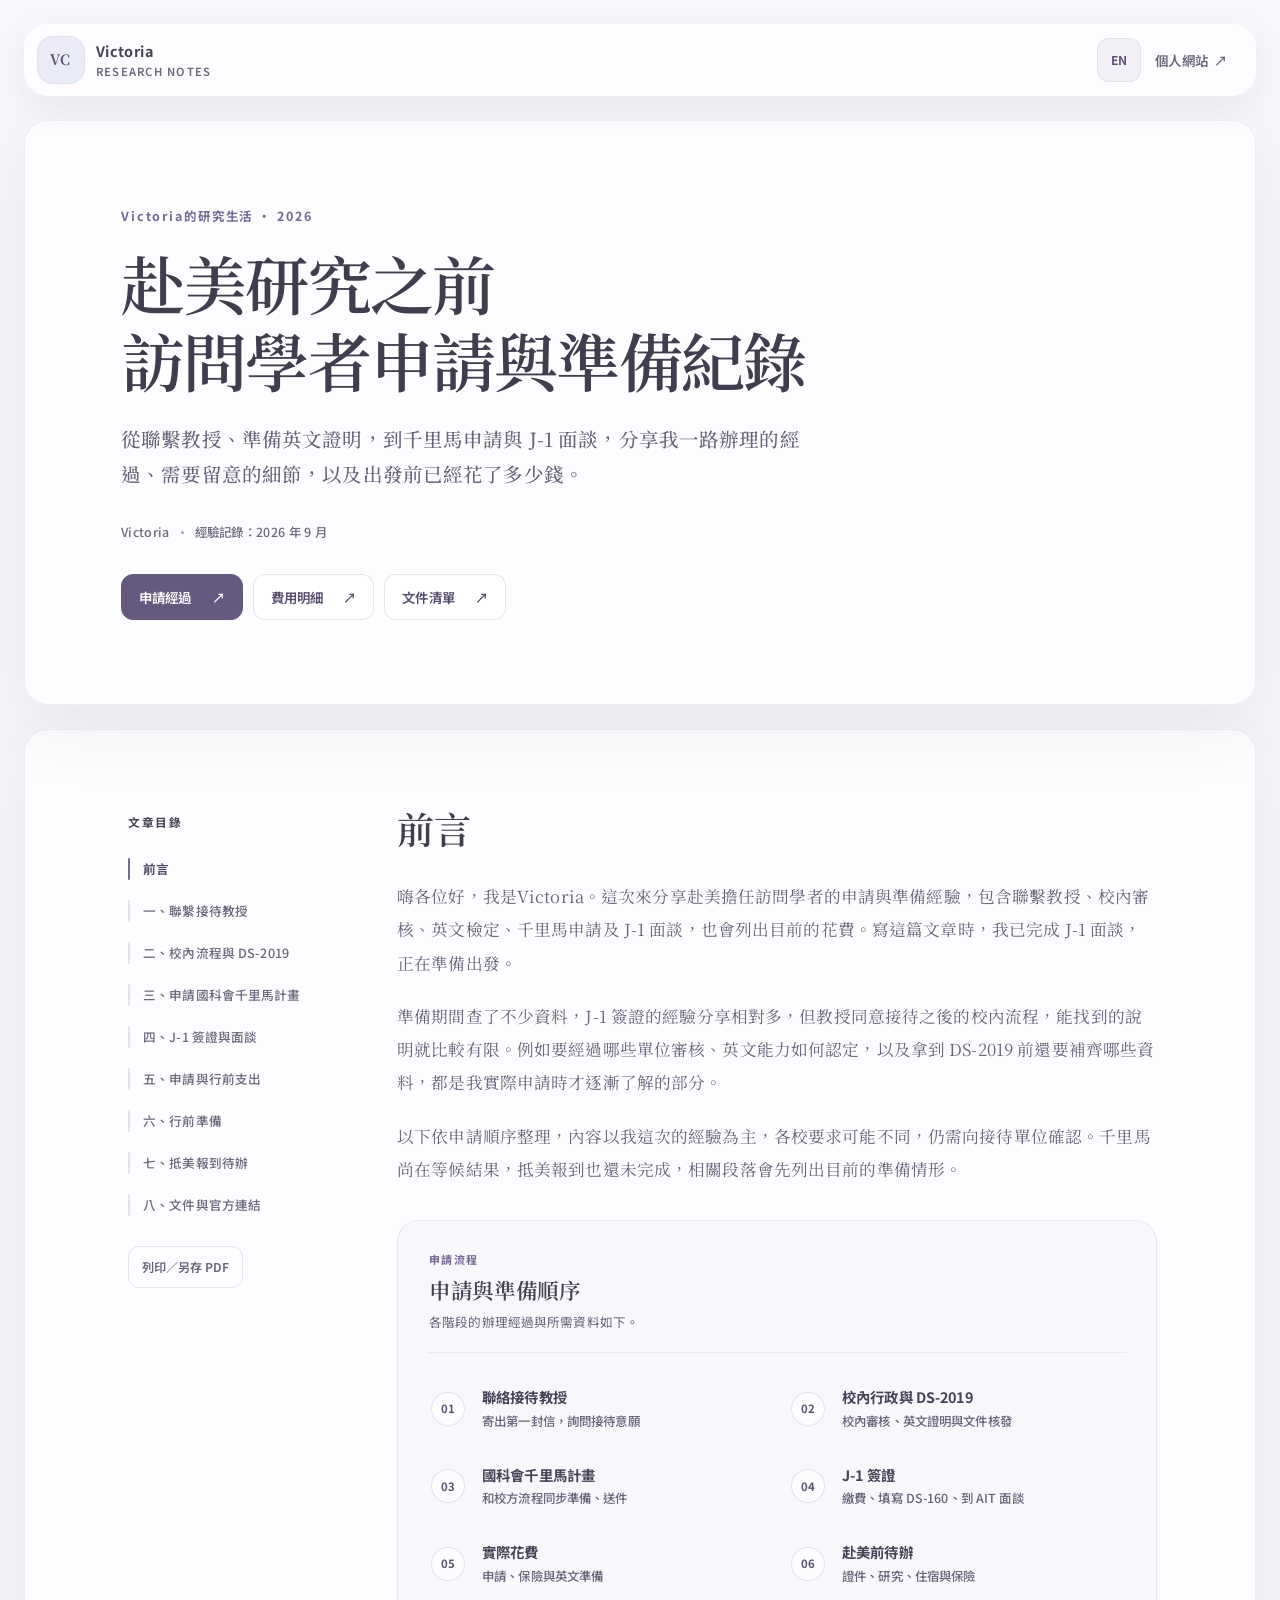
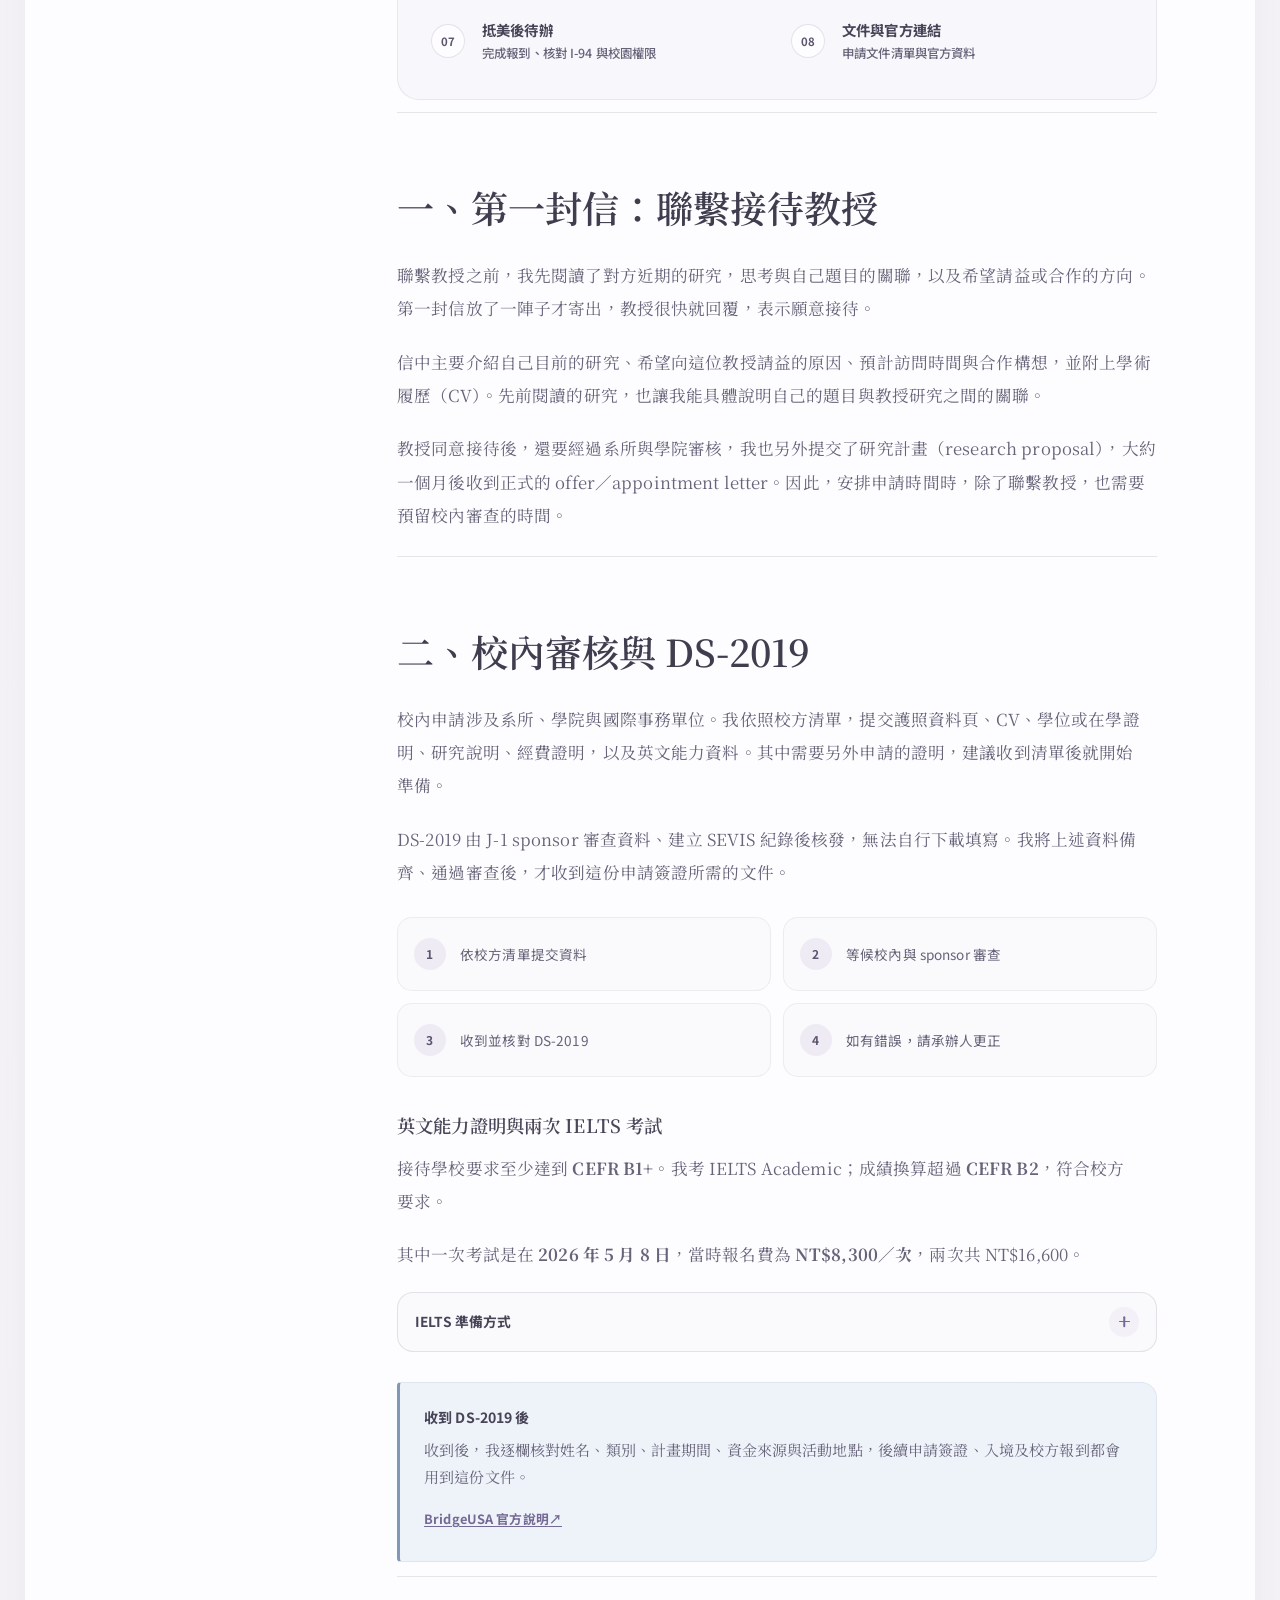
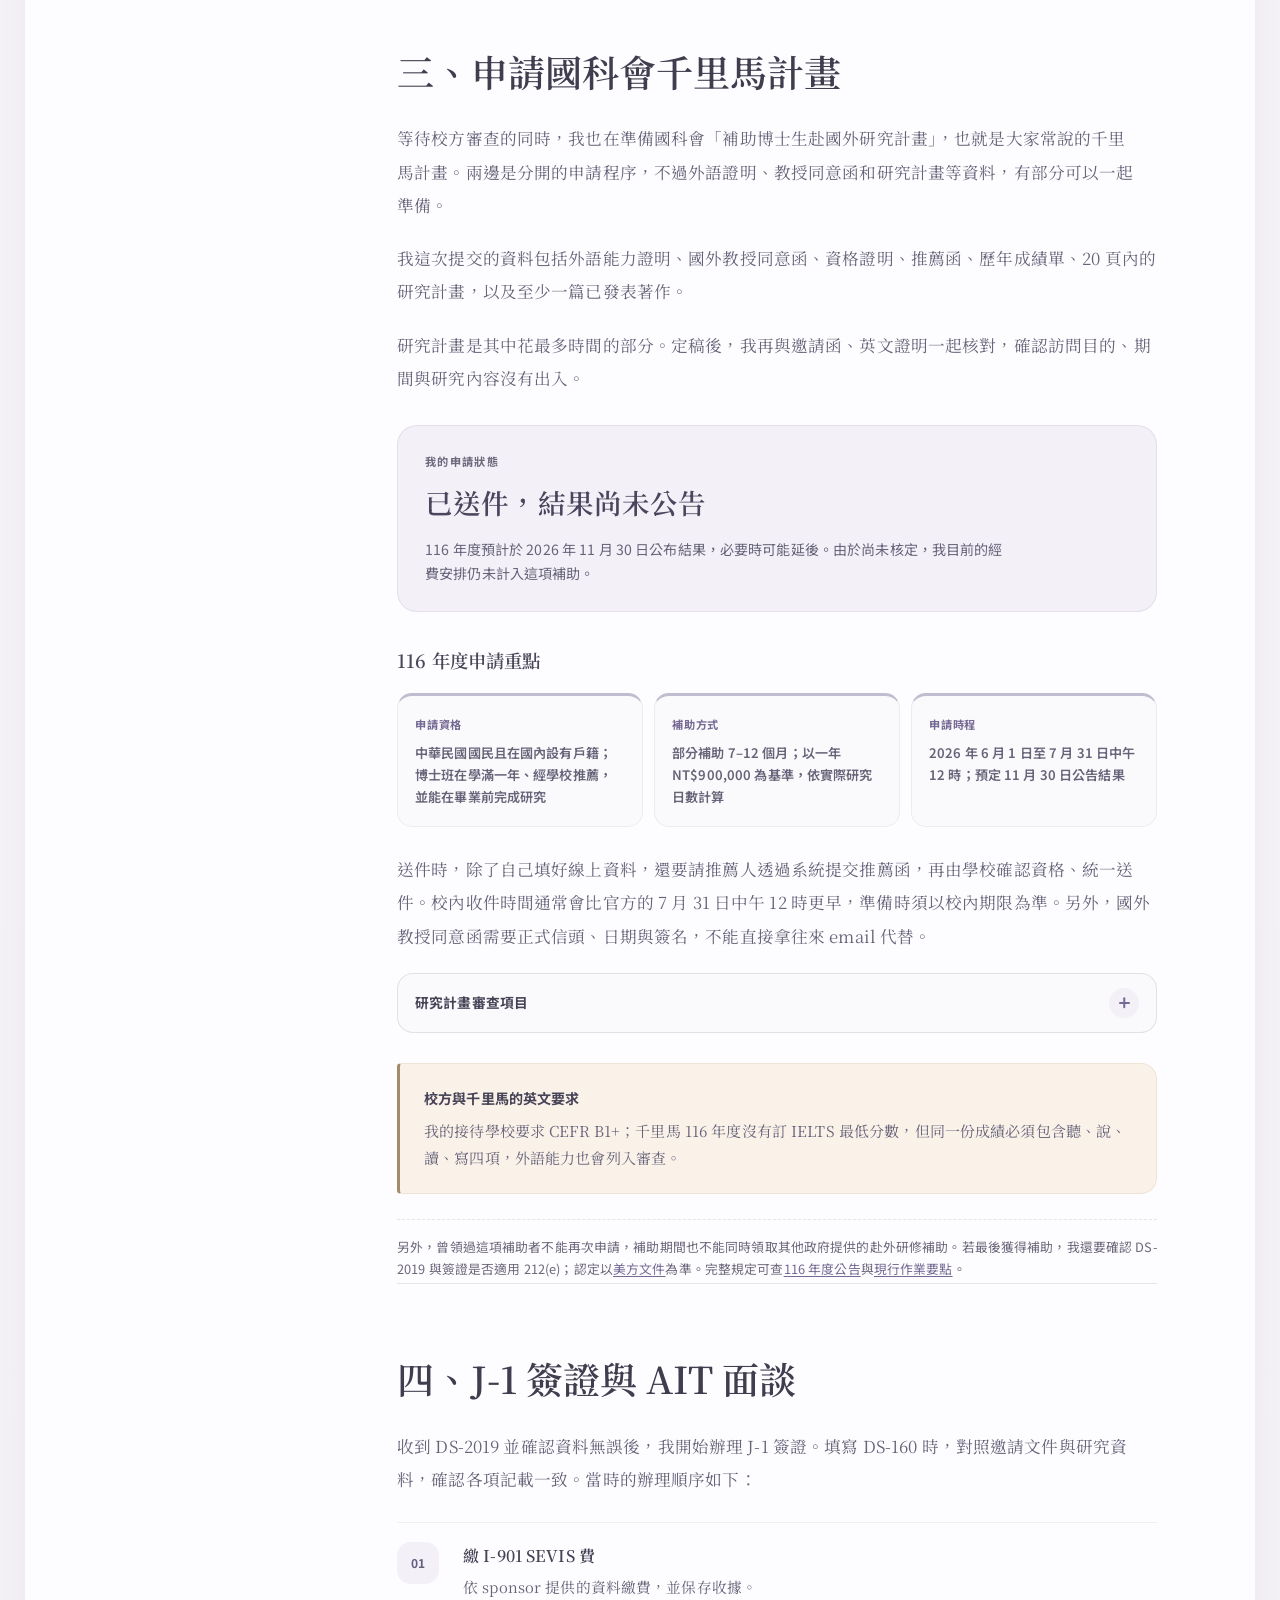
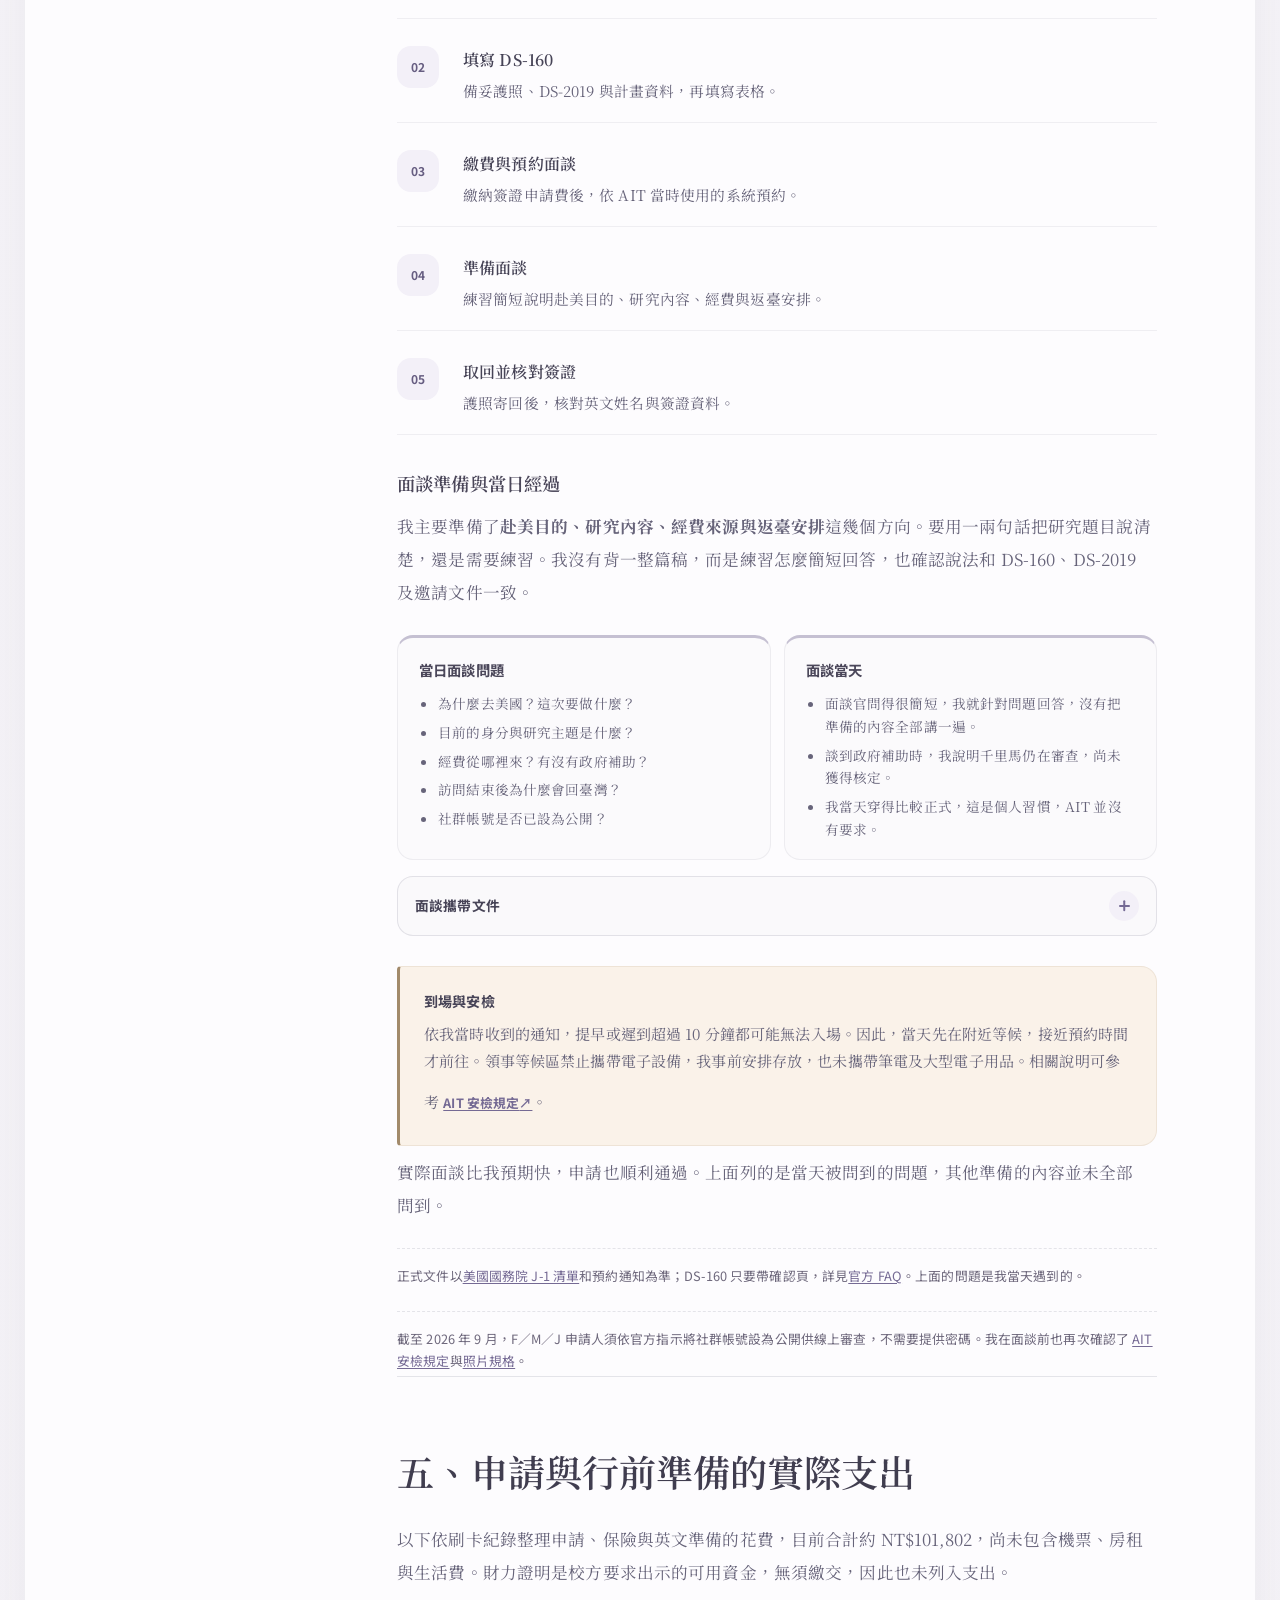
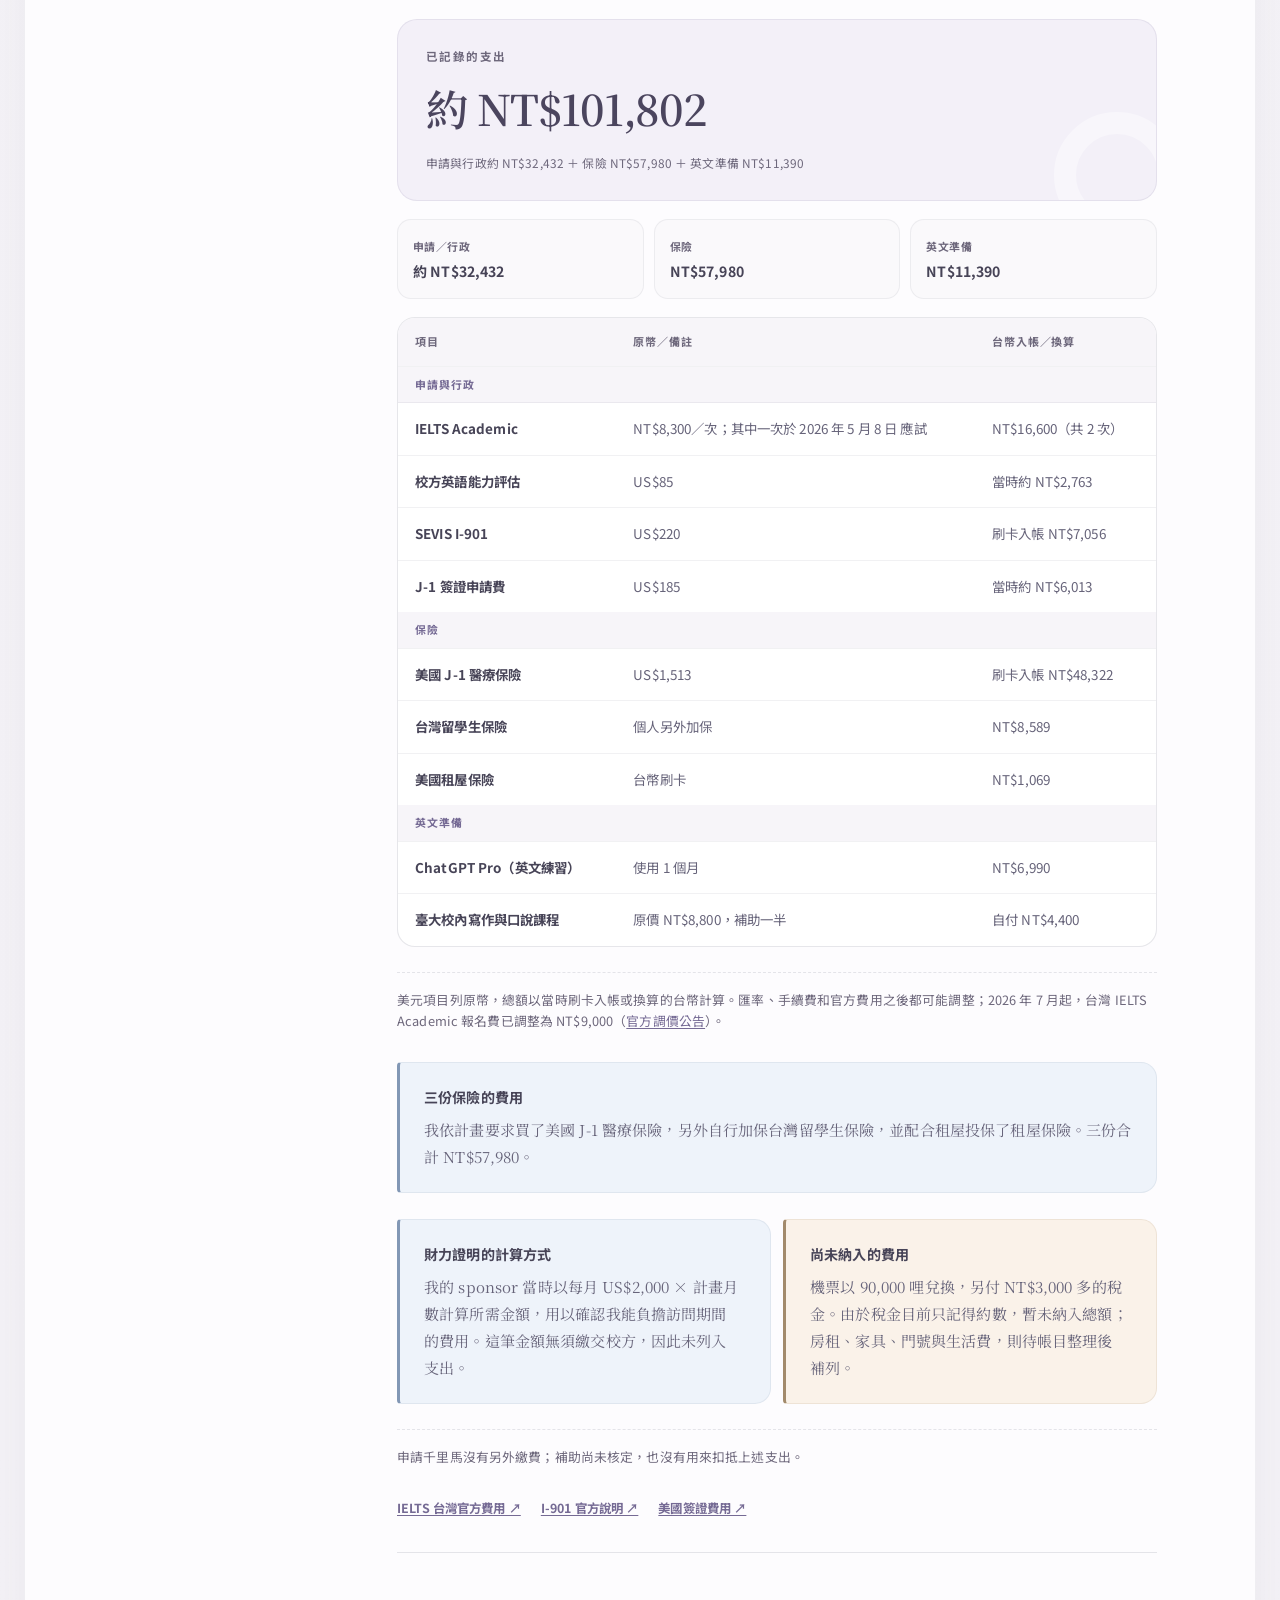
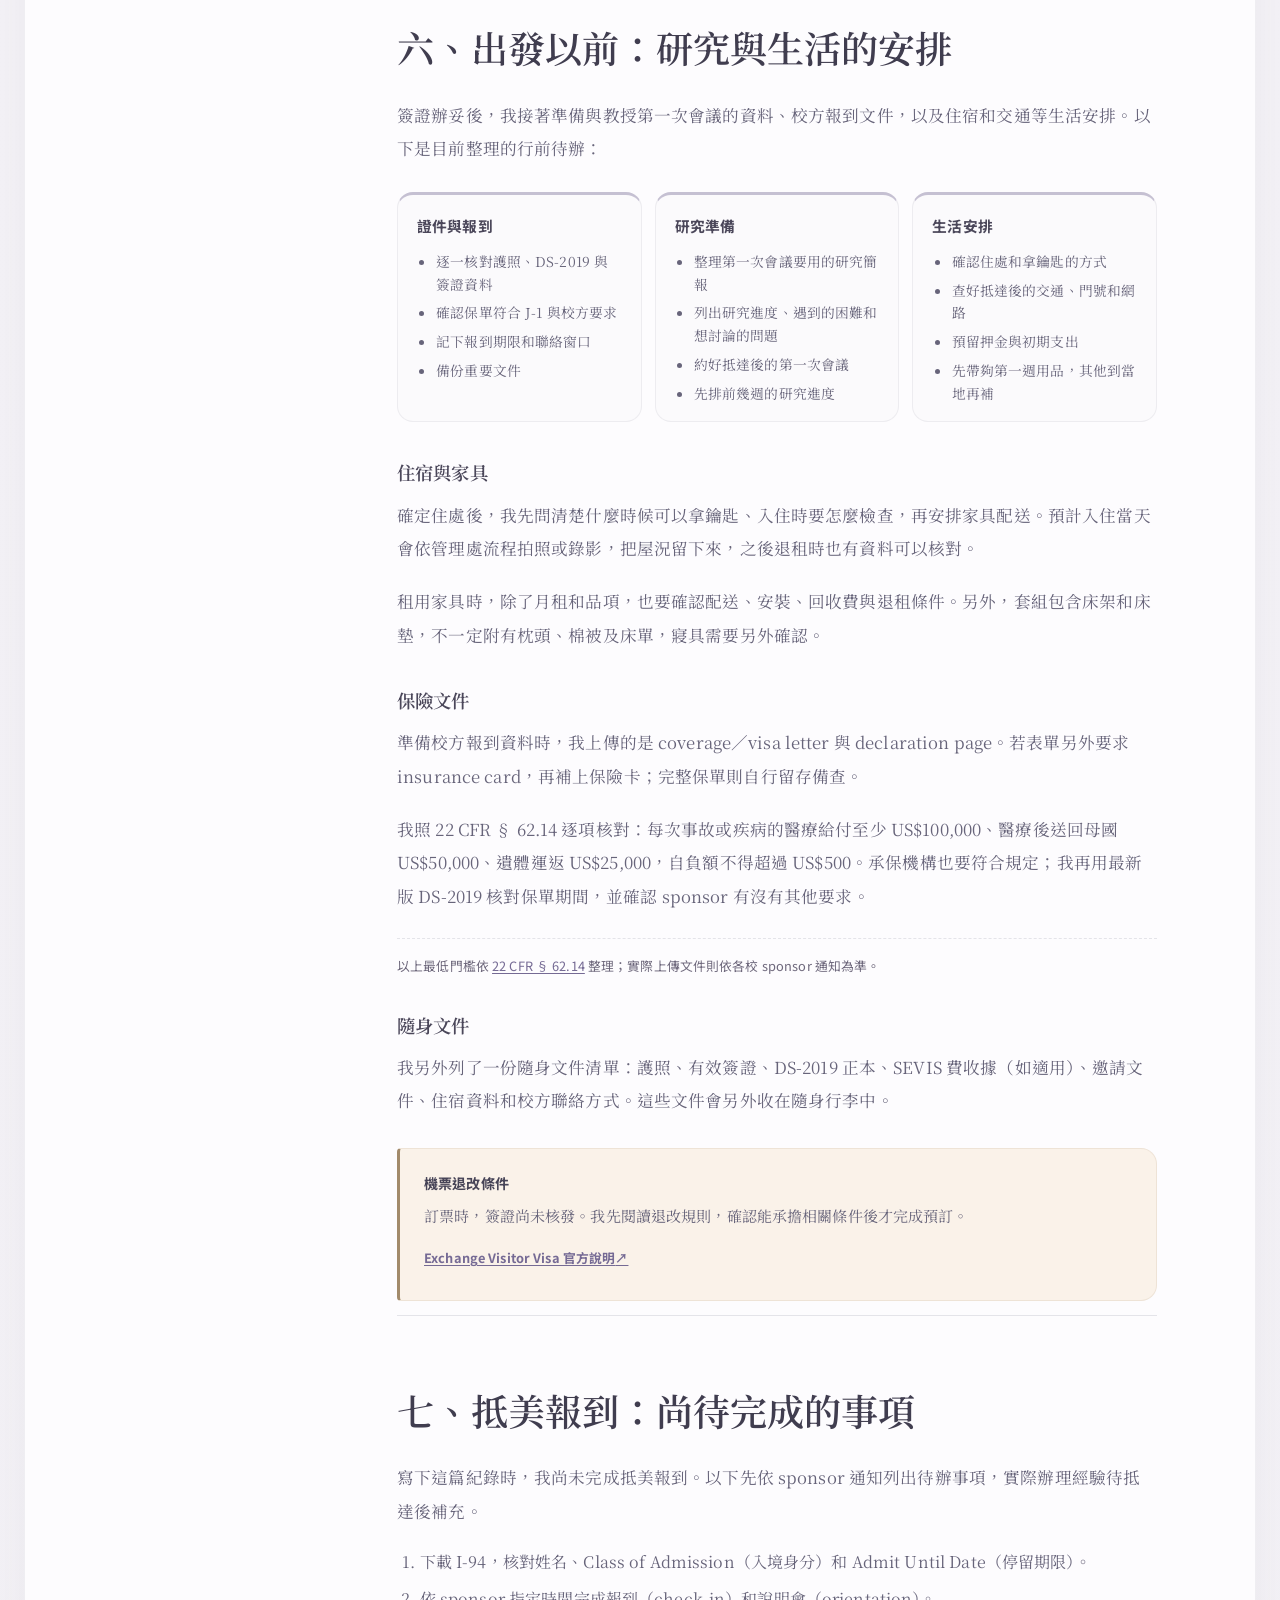
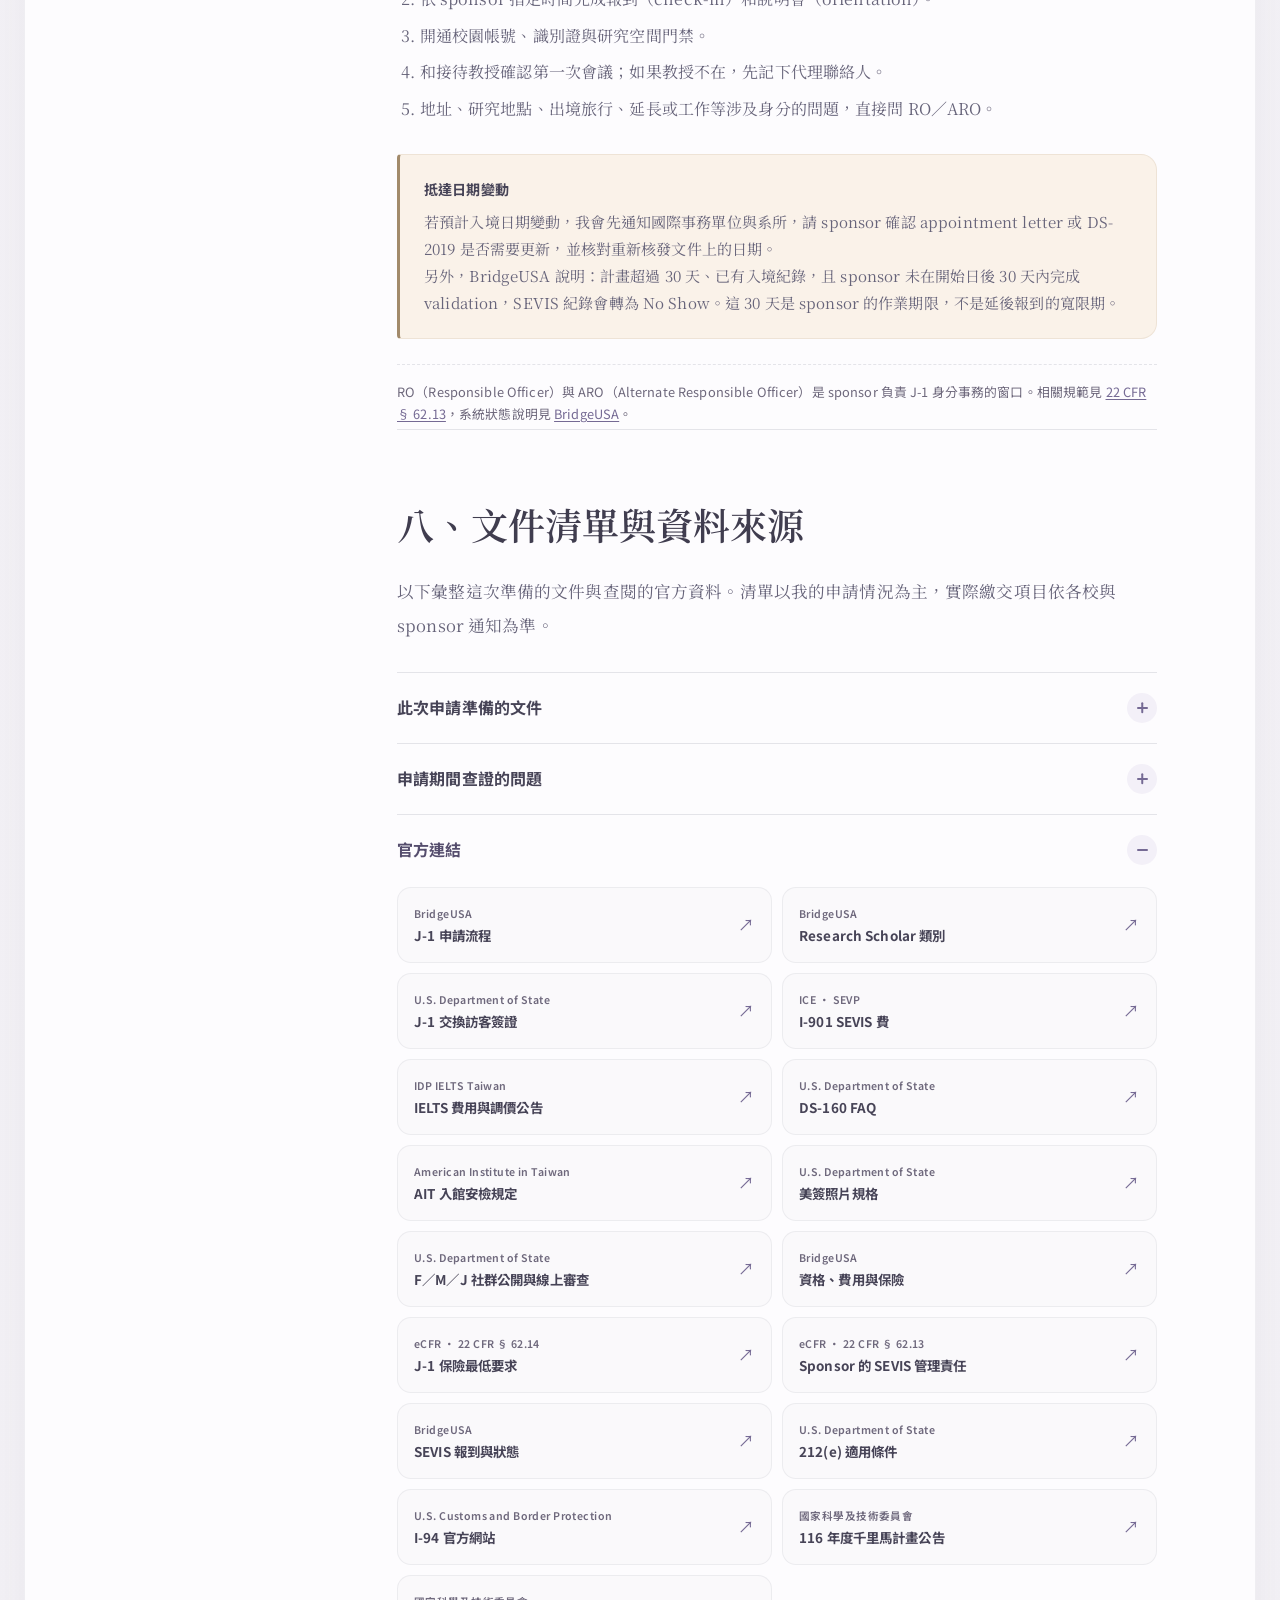
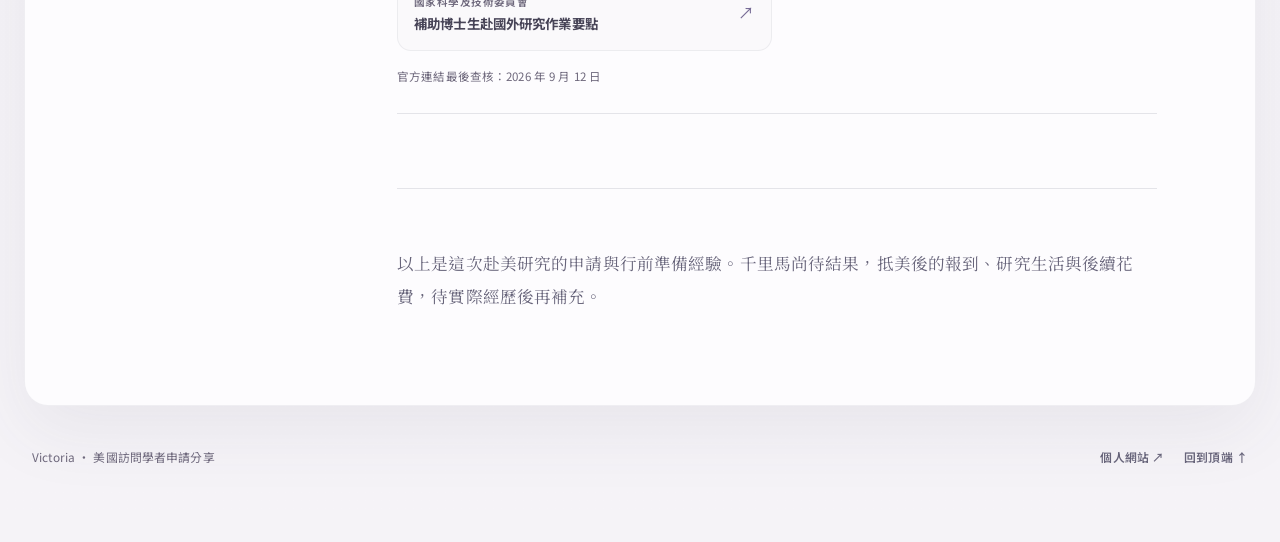
<file: index.html>
<!doctype html>
<html lang="zh-Hant">
<head>
  <meta charset="utf-8">
  <meta name="viewport" content="width=device-width, initial-scale=1">
  <title>赴美研究之前：訪問學者申請、J-1 面談與費用紀錄｜Victoria</title>
  <meta name="description" content="Victoria的美國訪問學者申請經驗：從聯繫教授、英文檢定、千里馬申請到 J-1 面談，分享準備過程、實際花費與行前文件。">
  <meta name="author" content="Victoria">
  <meta name="theme-color" content="#f7f4fe">
  <meta name="robots" content="index,follow">
  <link rel="canonical" href="https://victoriac1122.github.io/us-visiting-scholar-guide/">
  <link rel="alternate" hreflang="zh-Hant" href="https://victoriac1122.github.io/us-visiting-scholar-guide/">
  <link rel="alternate" hreflang="en" href="https://victoriac1122.github.io/us-visiting-scholar-guide/en/">
  <link rel="alternate" hreflang="x-default" href="https://victoriac1122.github.io/us-visiting-scholar-guide/">
  <link rel="icon" href="favicon.svg" type="image/svg+xml">
  <link rel="preconnect" href="https://fonts.googleapis.com">
  <link rel="preconnect" href="https://fonts.gstatic.com" crossorigin>
  <link href="https://fonts.googleapis.com/css2?family=Noto+Sans+TC:wght@400;500;600;700&amp;family=Noto+Serif+TC:wght@400;500;600;700&amp;display=swap" rel="stylesheet">
  <meta property="og:type" content="article">
  <meta property="og:locale" content="zh_TW">
  <meta property="og:locale:alternate" content="en_US">
  <meta property="og:title" content="赴美研究之前：訪問學者申請、J-1 面談與費用紀錄">
  <meta property="og:description" content="Victoria的美國訪問學者申請經驗：從聯繫教授、英文檢定、千里馬申請到 J-1 面談，分享準備過程、實際花費與行前文件。">
  <meta property="og:url" content="https://victoriac1122.github.io/us-visiting-scholar-guide/">
  <meta property="article:author" content="Victoria">
  <meta name="twitter:card" content="summary">
  <link rel="stylesheet" href="styles.css?v=11">
  <script defer src="script.js?v=7"></script>
</head>
<body>
  <a class="skip-link" href="#main-content">直接前往主要內容</a>
  <div class="reading-progress" aria-hidden="true"><span id="reading-progress-bar"></span></div>

  <div class="page-shell">
    <header class="topbar">
      <a class="brand" href="https://victoriachengyw.com/" target="_blank" rel="noopener noreferrer" aria-label="前往 Victoria 個人網站">
        <span class="brand-mark">VC</span>
        <span class="brand-copy"><strong>Victoria</strong><small>Research Notes</small></span>
      </a>
      <nav class="top-actions" aria-label="語言與網站">
        <a class="language-switch" href="en/" hreflang="en" lang="en" aria-label="Read in English">EN</a>
        <a class="personal-site" href="https://victoriachengyw.com/" target="_blank" rel="noopener noreferrer">個人網站 <span aria-hidden="true">↗</span></a>
      </nav>
    </header>

    <main id="main-content" tabindex="-1">
      <article>
        <header class="article-head" id="top">
          <p class="eyebrow">Victoria的研究生活 · 2026</p>
          <h1>赴美研究之前<br>訪問學者申請與準備紀錄</h1>
          <p class="article-dek">從聯繫教授、準備英文證明，到千里馬申請與 J-1 面談，分享我一路辦理的經過、需要留意的細節，以及出發前已經花了多少錢。</p>
          <div class="article-meta" aria-label="文章資訊">
            <span>Victoria</span>
            <span><time datetime="2026-09">經驗記錄：2026 年 9 月</time></span>
          </div>
          <nav class="quick-links" aria-label="快速閱讀">
            <a class="quick-link--primary" href="#host">申請經過 <span aria-hidden="true">↗</span></a>
            <a href="#costs">費用明細 <span aria-hidden="true">↗</span></a>
            <a href="#appendix">文件清單 <span aria-hidden="true">↗</span></a>
          </nav>
        </header>

        <details class="mobile-toc">
          <summary><span class="mobile-toc-label">文章目錄 <small class="current-chapter"></small></span><span class="disclosure-icon" aria-hidden="true"></span></summary>
          <nav aria-label="文章目錄">
            <ol>
              <li><a href="#intro">前言</a></li>
              <li><a href="#host">聯繫接待教授</a></li>
              <li><a href="#school">校內流程與 DS-2019</a></li>
              <li><a href="#nstc">申請國科會千里馬計畫</a></li>
              <li><a href="#visa">J-1 簽證與面談</a></li>
              <li><a href="#costs">申請與行前支出</a></li>
              <li><a href="#departure">行前準備</a></li>
              <li><a href="#arrival">抵美報到待辦</a></li>
              <li><a href="#appendix">文件與官方連結</a></li>
            </ol>
          </nav>
        </details>

        <div class="article-layout">
          <aside class="desktop-toc">
            <p>文章目錄</p>
            <nav aria-label="文章目錄">
              <a class="toc-link is-active" href="#intro">前言</a>
              <a class="toc-link" href="#host">一、聯繫接待教授</a>
              <a class="toc-link" href="#school">二、校內流程與 DS-2019</a>
              <a class="toc-link" href="#nstc">三、申請國科會千里馬計畫</a>
              <a class="toc-link" href="#visa">四、J-1 簽證與面談</a>
              <a class="toc-link" href="#costs">五、申請與行前支出</a>
              <a class="toc-link" href="#departure">六、行前準備</a>
              <a class="toc-link" href="#arrival">七、抵美報到待辦</a>
              <a class="toc-link" href="#appendix">八、文件與官方連結</a>
            </nav>
            <button type="button" id="print-note" hidden>列印／另存 PDF</button>
          </aside>

          <div class="article-body">
            <section class="article-section intro" id="intro" aria-labelledby="intro-title">
              <h2 id="intro-title">前言</h2>
              <p>嗨各位好，我是Victoria。這次來分享赴美擔任訪問學者的申請與準備經驗，包含聯繫教授、校內審核、英文檢定、千里馬申請及 J-1 面談，也會列出目前的花費。寫這篇文章時，我已完成 J-1 面談，正在準備出發。</p>
              <p>準備期間查了不少資料，J-1 簽證的經驗分享相對多，但教授同意接待之後的校內流程，能找到的說明就比較有限。例如要經過哪些單位審核、英文能力如何認定，以及拿到 DS-2019 前還要補齊哪些資料，都是我實際申請時才逐漸了解的部分。</p>
              <p>以下依申請順序整理，內容以我這次的經驗為主，各校要求可能不同，仍需向接待單位確認。千里馬尚在等候結果，抵美報到也還未完成，相關段落會先列出目前的準備情形。</p>

              <nav class="journey-map" aria-labelledby="journey-kicker journey-title">
                <div class="journey-map__head">
                  <p class="journey-map__kicker" id="journey-kicker">申請流程</p>
                  <h3 id="journey-title">申請與準備順序</h3>
                  <p>各階段的辦理經過與所需資料如下。</p>
                </div>
                <ol class="journey-flow" role="list">
                  <li>
                    <a class="journey-step" href="#host">
                      <span class="journey-step__marker">01</span>
                      <span class="journey-step__body"><strong>聯絡接待教授</strong><small>寄出第一封信，詢問接待意願</small></span>
                    </a>
                  </li>
                  <li>
                    <a class="journey-step" href="#school">
                      <span class="journey-step__marker">02</span>
                      <span class="journey-step__body"><strong>校內行政與 DS-2019</strong><small>校內審核、英文證明與文件核發</small></span>
                    </a>
                  </li>
                  <li>
                    <a class="journey-step" href="#nstc">
                      <span class="journey-step__marker">03</span>
                      <span class="journey-step__body"><strong>國科會千里馬計畫</strong><small>和校方流程同步準備、送件</small></span>
                    </a>
                  </li>
                  <li>
                    <a class="journey-step" href="#visa">
                      <span class="journey-step__marker">04</span>
                      <span class="journey-step__body"><strong>J-1 簽證</strong><small>繳費、填寫 DS-160、到 AIT 面談</small></span>
                    </a>
                  </li>
                  <li>
                    <a class="journey-step" href="#costs">
                      <span class="journey-step__marker">05</span>
                      <span class="journey-step__body"><strong>實際花費</strong><small>申請、保險與英文準備</small></span>
                    </a>
                  </li>
                  <li>
                    <a class="journey-step" href="#departure">
                      <span class="journey-step__marker">06</span>
                      <span class="journey-step__body"><strong>赴美前待辦</strong><small>證件、研究、住宿與保險</small></span>
                    </a>
                  </li>
                  <li>
                    <a class="journey-step" href="#arrival">
                      <span class="journey-step__marker">07</span>
                      <span class="journey-step__body"><strong>抵美後待辦</strong><small>完成報到、核對 I-94 與校園權限</small></span>
                    </a>
                  </li>
                  <li>
                    <a class="journey-step" href="#appendix">
                      <span class="journey-step__marker">08</span>
                      <span class="journey-step__body"><strong>文件與官方連結</strong><small>申請文件清單與官方資料</small></span>
                    </a>
                  </li>
                </ol>
              </nav>
            </section>

            <section class="article-section" id="host" aria-labelledby="host-title">
              <h2 id="host-title">一、第一封信：聯繫接待教授</h2>
              <p>聯繫教授之前，我先閱讀了對方近期的研究，思考與自己題目的關聯，以及希望請益或合作的方向。第一封信放了一陣子才寄出，教授很快就回覆，表示願意接待。</p>
              <p>信中主要介紹自己目前的研究、希望向這位教授請益的原因、預計訪問時間與合作構想，並附上學術履歷（CV）。先前閱讀的研究，也讓我能具體說明自己的題目與教授研究之間的關聯。</p>
              <p>教授同意接待後，還要經過系所與學院審核，我也另外提交了研究計畫（research proposal），大約一個月後收到正式的 offer／appointment letter。因此，安排申請時間時，除了聯繫教授，也需要預留校內審查的時間。</p>
            </section>

            <section class="article-section" id="school" aria-labelledby="school-title">
              <h2 id="school-title">二、校內審核與 DS-2019</h2>
              <p>校內申請涉及系所、學院與國際事務單位。我依照校方清單，提交護照資料頁、CV、學位或在學證明、研究說明、經費證明，以及英文能力資料。其中需要另外申請的證明，建議收到清單後就開始準備。</p>
              <p>DS-2019 由 J-1 sponsor 審查資料、建立 SEVIS 紀錄後核發，無法自行下載填寫。我將上述資料備齊、通過審查後，才收到這份申請簽證所需的文件。</p>
              <div class="steps">
                <div><span>1</span><p>依校方清單提交資料</p></div>
                <div><span>2</span><p>等候校內與 sponsor 審查</p></div>
                <div><span>3</span><p>收到並核對 DS-2019</p></div>
                <div><span>4</span><p>如有錯誤，請承辦人更正</p></div>
              </div>
              <h3>英文能力證明與兩次 IELTS 考試</h3>
              <p>接待學校要求至少達到 <strong>CEFR B1+</strong>。我考 IELTS Academic；成績換算超過 <strong>CEFR B2</strong>，符合校方要求。</p>
              <p>其中一次考試是在 <strong><time datetime="2026-05-08">2026 年 5 月 8 日</time></strong>，當時報名費為 <strong>NT$8,300／次</strong>，兩次共 NT$16,600。</p>
              <details class="extra-costs">
                <summary><span>IELTS 準備方式</span><span class="disclosure-icon" aria-hidden="true"></span></summary>
                <div>
                  <p>口說與寫作的部分，我分別安排練習，也使用 ChatGPT 協助修改文字。準備方式如下：</p>
                  <ul>
                    <li>口說會計時練習，確認自己能在時間內把想法說完整。</li>
                    <li>寫作先想清楚要說什麼，再安排每一段的內容。</li>
                    <li>修改時再回頭看用字、句子，以及前後段是否接得上。</li>
                  </ul>
                </div>
              </details>
              <aside class="note-box">
                <strong>收到 DS-2019 後</strong>
                <p>收到後，我逐欄核對姓名、類別、計畫期間、資金來源與活動地點，後續申請簽證、入境及校方報到都會用到這份文件。</p>
                <a href="https://j1visa.state.gov/participants/how-to-apply/" target="_blank" rel="noopener noreferrer">BridgeUSA 官方說明 <span aria-hidden="true">↗</span></a>
              </aside>
            </section>

            <section class="article-section" id="nstc" aria-labelledby="nstc-title">
              <h2 id="nstc-title">三、申請國科會千里馬計畫</h2>
              <p>等待校方審查的同時，我也在準備國科會「補助博士生赴國外研究計畫」，也就是大家常說的千里馬計畫。兩邊是分開的申請程序，不過外語證明、教授同意函和研究計畫等資料，有部分可以一起準備。</p>
              <p>我這次提交的資料包括外語能力證明、國外教授同意函、資格證明、推薦函、歷年成績單、20 頁內的研究計畫，以及至少一篇已發表著作。</p>
              <p>研究計畫是其中花最多時間的部分。定稿後，我再與邀請函、英文證明一起核對，確認訪問目的、期間與研究內容沒有出入。</p>

              <aside class="grant-status" aria-label="千里馬申請狀態">
                <span>我的申請狀態</span>
                <strong>已送件，結果尚未公告</strong>
                <p>116 年度預計於 2026 年 11 月 30 日公布結果，必要時可能延後。由於尚未核定，我目前的經費安排仍未計入這項補助。</p>
              </aside>

              <h3>116 年度申請重點</h3>
              <div class="grant-facts">
                <div><span>申請資格</span><strong>中華民國國民且在國內設有戶籍；博士班在學滿一年、經學校推薦，並能在畢業前完成研究</strong></div>
                <div><span>補助方式</span><strong>部分補助 7–12 個月；以一年 NT$900,000 為基準，依實際研究日數計算</strong></div>
                <div><span>申請時程</span><strong>2026 年 6 月 1 日至 7 月 31 日中午 12 時；預定 11 月 30 日公告結果</strong></div>
              </div>
              <p>送件時，除了自己填好線上資料，還要請推薦人透過系統提交推薦函，再由學校確認資格、統一送件。校內收件時間通常會比官方的 7 月 31 日中午 12 時更早，準備時須以校內期限為準。另外，國外教授同意函需要正式信頭、日期與簽名，不能直接拿往來 email 代替。</p>

              <details class="extra-costs nstc-details">
                <summary><span>研究計畫審查項目</span><span class="disclosure-icon" aria-hidden="true"></span></summary>
                <div>
                  <p>送件前，我依官方評分比例檢查申請內容：個人背景與發展潛力 35%、外語能力與國外研究單位適切性 20%、研究計畫 30%、對國家未來發展的重要性 15%。</p>
                </div>
              </details>

              <aside class="note-box note-box--warm">
                <strong>校方與千里馬的英文要求</strong>
                <p>我的接待學校要求 CEFR B1+；千里馬 116 年度沒有訂 IELTS 最低分數，但同一份成績必須包含聽、說、讀、寫四項，外語能力也會列入審查。</p>
              </aside>
              <p class="source-line">另外，曾領過這項補助者不能再次申請，補助期間也不能同時領取其他政府提供的赴外研修補助。若最後獲得補助，我還要確認 DS-2019 與簽證是否適用 212(e)；認定以<a href="https://travel.state.gov/content/travel/en/us-visas/study/exchange/waiver-of-the-exchange-visitor/eligibility.html" target="_blank" rel="noopener noreferrer">美方文件</a>為準。完整規定可查<a href="https://www.nstc.gov.tw/sci/ch/detail/9fea56ff-9a28-4304-abb3-192109491942" target="_blank" rel="noopener noreferrer">116 年度公告</a>與<a href="https://law.nstc.gov.tw/LawContent.aspx?id=FL039188" target="_blank" rel="noopener noreferrer">現行作業要點</a>。</p>
            </section>

            <section class="article-section" id="visa" aria-labelledby="visa-title">
              <h2 id="visa-title">四、J-1 簽證與 AIT 面談</h2>
              <p>收到 DS-2019 並確認資料無誤後，我開始辦理 J-1 簽證。填寫 DS-160 時，對照邀請文件與研究資料，確認各項記載一致。當時的辦理順序如下：</p>
              <ol class="number-list">
                <li><span>01</span><div><strong>繳 I-901 SEVIS 費</strong><p>依 sponsor 提供的資料繳費，並保存收據。</p></div></li>
                <li><span>02</span><div><strong>填寫 DS-160</strong><p>備妥護照、DS-2019 與計畫資料，再填寫表格。</p></div></li>
                <li><span>03</span><div><strong>繳費與預約面談</strong><p>繳納簽證申請費後，依 AIT 當時使用的系統預約。</p></div></li>
                <li><span>04</span><div><strong>準備面談</strong><p>練習簡短說明赴美目的、研究內容、經費與返臺安排。</p></div></li>
                <li><span>05</span><div><strong>取回並核對簽證</strong><p>護照寄回後，核對英文姓名與簽證資料。</p></div></li>
              </ol>

              <h3>面談準備與當日經過</h3>
              <p>我主要準備了<strong>赴美目的、研究內容、經費來源與返臺安排</strong>這幾個方向。要用一兩句話把研究題目說清楚，還是需要練習。我沒有背一整篇稿，而是練習怎麼簡短回答，也確認說法和 DS-160、DS-2019 及邀請文件一致。</p>

              <div class="interview-grid">
                <section>
                  <h3>當日面談問題</h3>
                  <ul>
                    <li>為什麼去美國？這次要做什麼？</li>
                    <li>目前的身分與研究主題是什麼？</li>
                    <li>經費從哪裡來？有沒有政府補助？</li>
                    <li>訪問結束後為什麼會回臺灣？</li>
                    <li>社群帳號是否已設為公開？</li>
                  </ul>
                </section>
                <section>
                  <h3>面談當天</h3>
                  <ul>
                    <li>面談官問得很簡短，我就針對問題回答，沒有把準備的內容全部講一遍。</li>
                    <li>談到政府補助時，我說明千里馬仍在審查，尚未獲得核定。</li>
                    <li>我當天穿得比較正式，這是個人習慣，AIT 並沒有要求。</li>
                  </ul>
                </section>
              </div>

              <details class="extra-costs interview-docs">
                <summary><span>面談攜帶文件</span><span class="disclosure-icon" aria-hidden="true"></span></summary>
                <div>
                  <p>因為不確定現場會不會需要補充資料，我把可能用到的文件都帶了。當天窗口實際收取的是護照、DS-2019 與照片，其他資料則留著備查。</p>
                  <p><strong>基本文件：</strong>我照官方清單和預約通知準備有效護照、DS-160 確認頁、簽證費收據（如適用）與 DS-2019；照片則依 DS-160 上傳結果準備。</p>
                  <p><strong>備用資料：</strong>舊護照（如有）、預約確認單、I-901 繳費證明、邀請／聘任文件、英文財力證明、在學證明、CV、研究計畫和住宿資料。</p>
                  <p>以上為我當日的辦理情形；應備文件仍以各自的預約通知為準。</p>
                </div>
              </details>

              <aside class="note-box note-box--warm">
                <strong>到場與安檢</strong>
                <p>依我當時收到的通知，提早或遲到超過 10 分鐘都可能無法入場。因此，當天先在附近等候，接近預約時間才前往。領事等候區禁止攜帶電子設備，我事前安排存放，也未攜帶筆電及大型電子用品。相關說明可參考 <a href="https://www.ait.org.tw/security-procedures/" target="_blank" rel="noopener noreferrer">AIT 安檢規定 <span aria-hidden="true">↗</span></a>。</p>
              </aside>

              <p>實際面談比我預期快，申請也順利通過。上面列的是當天被問到的問題，其他準備的內容並未全部問到。</p>
              <p class="source-line">正式文件以<a href="https://travel.state.gov/content/travel/en/us-visas/study/exchange.html" target="_blank" rel="noopener noreferrer">美國國務院 J-1 清單</a>和預約通知為準；DS-160 只要帶確認頁，詳見<a href="https://travel.state.gov/content/travel/en/us-visas/visa-information-resources/forms/ds-160-online-nonimmigrant-visa-application/ds-160-faqs.html" target="_blank" rel="noopener noreferrer">官方 FAQ</a>。上面的問題是我當天遇到的。</p>
              <p class="source-line">截至 2026 年 9 月，F／M／J 申請人須依官方指示將社群帳號設為公開供線上審查，不需要提供密碼。我在面談前也再次確認了 <a href="https://www.ait.org.tw/security-procedures/" target="_blank" rel="noopener noreferrer">AIT 安檢規定</a>與<a href="https://travel.state.gov/content/travel/en/us-visas/visa-information-resources/photos.html" target="_blank" rel="noopener noreferrer">照片規格</a>。</p>
            </section>

            <section class="article-section" id="costs" aria-labelledby="costs-title">
              <h2 id="costs-title">五、申請與行前準備的實際支出</h2>
              <p>以下依刷卡紀錄整理申請、保險與英文準備的花費，目前合計約 NT$101,802，尚未包含機票、房租與生活費。財力證明是校方要求出示的可用資金，無須繳交，因此也未列入支出。</p>

              <div class="cost-summary" aria-label="目前支出總額">
                <span>已記錄的支出</span>
                <strong>約 NT$101,802</strong>
                <small>申請與行政約 NT$32,432 ＋ 保險 NT$57,980 ＋ 英文準備 NT$11,390</small>
              </div>

              <div class="cost-totals" aria-label="費用分類小計">
                <div><span>申請／行政</span><strong>約 NT$32,432</strong></div>
                <div><span>保險</span><strong>NT$57,980</strong></div>
                <div><span>英文準備</span><strong>NT$11,390</strong></div>
              </div>

              <div class="cost-table-wrap">
                <table class="cost-table">
                  <caption>我的費用明細</caption>
                  <thead>
                    <tr><th scope="col">項目</th><th scope="col">原幣／備註</th><th scope="col">台幣入帳／換算</th></tr>
                  </thead>
                  <tbody>
                    <tr class="cost-group"><th colspan="3" scope="rowgroup">申請與行政</th></tr>
                    <tr><th scope="row">IELTS Academic</th><td data-label="原幣／備註">NT$8,300／次；其中一次於 <time datetime="2026-05-08">2026 年 5 月 8 日</time> 應試</td><td data-label="台幣入帳／換算">NT$16,600（共 2 次）</td></tr>
                    <tr><th scope="row">校方英語能力評估</th><td data-label="原幣／備註">US$85</td><td data-label="台幣入帳／換算">當時約 NT$2,763</td></tr>
                    <tr><th scope="row">SEVIS I-901</th><td data-label="原幣／備註">US$220</td><td data-label="台幣入帳／換算">刷卡入帳 NT$7,056</td></tr>
                    <tr><th scope="row">J-1 簽證申請費</th><td data-label="原幣／備註">US$185</td><td data-label="台幣入帳／換算">當時約 NT$6,013</td></tr>
                  </tbody>
                  <tbody>
                    <tr class="cost-group"><th colspan="3" scope="rowgroup">保險</th></tr>
                    <tr><th scope="row">美國 J-1 醫療保險</th><td data-label="原幣／備註">US$1,513</td><td data-label="台幣入帳／換算">刷卡入帳 NT$48,322</td></tr>
                    <tr><th scope="row">台灣留學生保險</th><td data-label="原幣／備註">個人另外加保</td><td data-label="台幣入帳／換算">NT$8,589</td></tr>
                    <tr><th scope="row">美國租屋保險</th><td data-label="原幣／備註">台幣刷卡</td><td data-label="台幣入帳／換算">NT$1,069</td></tr>
                  </tbody>
                  <tbody>
                    <tr class="cost-group"><th colspan="3" scope="rowgroup">英文準備</th></tr>
                    <tr><th scope="row">ChatGPT Pro（英文練習）</th><td data-label="原幣／備註">使用 1 個月</td><td data-label="台幣入帳／換算">NT$6,990</td></tr>
                    <tr><th scope="row">臺大校內寫作與口說課程</th><td data-label="原幣／備註">原價 NT$8,800，補助一半</td><td data-label="台幣入帳／換算">自付 NT$4,400</td></tr>
                  </tbody>
                </table>
              </div>
              <p class="source-line">美元項目列原幣，總額以當時刷卡入帳或換算的台幣計算。匯率、手續費和官方費用之後都可能調整；2026 年 7 月起，台灣 IELTS Academic 報名費已調整為 NT$9,000（<a href="https://ielts.idp.com/taiwan/about/news-and-articles/article-idp-ielts-test-fee-adjustment-announcement" target="_blank" rel="noopener noreferrer">官方調價公告</a>）。</p>

              <aside class="note-box">
                <strong>三份保險的費用</strong>
                <p>我依計畫要求買了美國 J-1 醫療保險，另外自行加保台灣留學生保險，並配合租屋投保了租屋保險。三份合計 NT$57,980。</p>
              </aside>

              <div class="cost-notes">
                <aside class="note-box">
                  <strong>財力證明的計算方式</strong>
                  <p>我的 sponsor 當時以每月 US$2,000 × 計畫月數計算所需金額，用以確認我能負擔訪問期間的費用。這筆金額無須繳交校方，因此未列入支出。</p>
                </aside>
                <aside class="note-box note-box--warm">
                  <strong>尚未納入的費用</strong>
                  <p>機票以 90,000 哩兌換，另付 NT$3,000 多的稅金。由於稅金目前只記得約數，暫未納入總額；房租、家具、門號與生活費，則待帳目整理後補列。</p>
                </aside>
              </div>
              <p class="source-line">申請千里馬沒有另外繳費；補助尚未核定，也沒有用來扣抵上述支出。</p>

              <p class="cost-links"><a href="https://ielts.idp.com/taiwan/about/ielts-test-fees" target="_blank" rel="noopener noreferrer">IELTS 台灣官方費用 ↗</a><a href="https://www.ice.gov/sevis/i901" target="_blank" rel="noopener noreferrer">I-901 官方說明 ↗</a><a href="https://travel.state.gov/content/travel/en/us-visas/visa-information-resources/fees/fees-visa-services.html" target="_blank" rel="noopener noreferrer">美國簽證費用 ↗</a></p>
            </section>

            <section class="article-section" id="departure" aria-labelledby="departure-title">
              <h2 id="departure-title">六、出發以前：研究與生活的安排</h2>
              <p>簽證辦妥後，我接著準備與教授第一次會議的資料、校方報到文件，以及住宿和交通等生活安排。以下是目前整理的行前待辦：</p>
              <div class="prep-grid">
                <section>
                  <h3>證件與報到</h3>
                  <ul><li>逐一核對護照、DS-2019 與簽證資料</li><li>確認保單符合 J-1 與校方要求</li><li>記下報到期限和聯絡窗口</li><li>備份重要文件</li></ul>
                </section>
                <section>
                  <h3>研究準備</h3>
                  <ul><li>整理第一次會議要用的研究簡報</li><li>列出研究進度、遇到的困難和想討論的問題</li><li>約好抵達後的第一次會議</li><li>先排前幾週的研究進度</li></ul>
                </section>
                <section>
                  <h3>生活安排</h3>
                  <ul><li>確認住處和拿鑰匙的方式</li><li>查好抵達後的交通、門號和網路</li><li>預留押金與初期支出</li><li>先帶夠第一週用品，其他到當地再補</li></ul>
                </section>
              </div>
              <h3>住宿與家具</h3>
              <p>確定住處後，我先問清楚什麼時候可以拿鑰匙、入住時要怎麼檢查，再安排家具配送。預計入住當天會依管理處流程拍照或錄影，把屋況留下來，之後退租時也有資料可以核對。</p>
              <p>租用家具時，除了月租和品項，也要確認配送、安裝、回收費與退租條件。另外，套組包含床架和床墊，不一定附有枕頭、棉被及床單，寢具需要另外確認。</p>

              <h3>保險文件</h3>
              <p>準備校方報到資料時，我上傳的是 coverage／visa letter 與 declaration page。若表單另外要求 insurance card，再補上保險卡；完整保單則自行留存備查。</p>
              <p>我照 22 CFR § 62.14 逐項核對：每次事故或疾病的醫療給付至少 US$100,000、醫療後送回母國 US$50,000、遺體運返 US$25,000，自負額不得超過 US$500。承保機構也要符合規定；我再用最新版 DS-2019 核對保單期間，並確認 sponsor 有沒有其他要求。</p>
              <p class="source-line">以上最低門檻依 <a href="https://www.ecfr.gov/current/title-22/chapter-I/subchapter-G/part-62/subpart-A/section-62.14" target="_blank" rel="noopener noreferrer">22 CFR § 62.14</a> 整理；實際上傳文件則依各校 sponsor 通知為準。</p>

              <h3>隨身文件</h3>
              <p>我另外列了一份隨身文件清單：護照、有效簽證、DS-2019 正本、SEVIS 費收據（如適用）、邀請文件、住宿資料和校方聯絡方式。這些文件會另外收在隨身行李中。</p>
              <aside class="note-box note-box--warm">
                <strong>機票退改條件</strong>
                <p>訂票時，簽證尚未核發。我先閱讀退改規則，確認能承擔相關條件後才完成預訂。</p>
                <a href="https://travel.state.gov/content/travel/en/us-visas/study/exchange.html" target="_blank" rel="noopener noreferrer">Exchange Visitor Visa 官方說明 <span aria-hidden="true">↗</span></a>
              </aside>
            </section>

            <section class="article-section" id="arrival" aria-labelledby="arrival-title">
              <h2 id="arrival-title">七、抵美報到：尚待完成的事項</h2>
              <p>寫下這篇紀錄時，我尚未完成抵美報到。以下先依 sponsor 通知列出待辦事項，實際辦理經驗待抵達後補充。</p>
              <ol>
                <li>下載 I-94，核對姓名、Class of Admission（入境身分）和 Admit Until Date（停留期限）。</li>
                <li>依 sponsor 指定時間完成報到（check-in）和說明會（orientation）。</li>
                <li>開通校園帳號、識別證與研究空間門禁。</li>
                <li>和接待教授確認第一次會議；如果教授不在，先記下代理聯絡人。</li>
                <li>地址、研究地點、出境旅行、延長或工作等涉及身分的問題，直接問 RO／ARO。</li>
              </ol>
              <aside class="note-box note-box--warm">
                <strong>抵達日期變動</strong>
                <p>若預計入境日期變動，我會先通知國際事務單位與系所，請 sponsor 確認 appointment letter 或 DS-2019 是否需要更新，並核對重新核發文件上的日期。</p>
                <p>另外，BridgeUSA 說明：計畫超過 30 天、已有入境紀錄，且 sponsor 未在開始日後 30 天內完成 validation，SEVIS 紀錄會轉為 No Show。這 30 天是 sponsor 的作業期限，不是延後報到的寬限期。</p>
              </aside>
              <p class="source-line">RO（Responsible Officer）與 ARO（Alternate Responsible Officer）是 sponsor 負責 J-1 身分事務的窗口。相關規範見 <a href="https://www.ecfr.gov/current/title-22/part-62/section-62.13" target="_blank" rel="noopener noreferrer">22 CFR § 62.13</a>，系統狀態說明見 <a href="https://j1visa.state.gov/exchange-visitor-lifecycle/" target="_blank" rel="noopener noreferrer">BridgeUSA</a>。</p>
            </section>

            <section class="article-section" id="appendix" aria-labelledby="appendix-title">
              <h2 id="appendix-title">八、文件清單與資料來源</h2>
              <p>以下彙整這次準備的文件與查閱的官方資料。清單以我的申請情況為主，實際繳交項目依各校與 sponsor 通知為準。</p>

              <div class="accordion-list">
                <details>
                  <summary><span>此次申請準備的文件</span><span class="disclosure-icon" aria-hidden="true"></span></summary>
                  <div class="document-grid">
                    <section><h3>研究與接待</h3><ul><li>學術 CV</li><li>研究說明</li><li>接待與合作確認</li><li>正式邀請文件</li></ul></section>
                    <section><h3>校方與 J-1</h3><ul><li>護照資料頁</li><li>學位或在學證明</li><li>經費證明</li><li>英語能力資料</li><li>DS-2019</li></ul></section>
                    <section><h3>簽證與行前</h3><ul><li>I-901 收據</li><li>DS-160 確認頁</li><li>依面談通知準備的文件</li><li>保險證明</li><li>入境時隨身攜帶的文件</li></ul></section>
                    <section><h3>千里馬</h3><ul><li>外語能力證明</li><li>國外教授同意函</li><li>申請人資格證明</li><li>推薦人線上推薦函</li><li>歷年成績單與研究計畫</li><li>已發表學術著作</li></ul></section>
                  </div>
                </details>

                <details>
                  <summary><span>申請期間查證的問題</span><span class="disclosure-icon" aria-hidden="true"></span></summary>
                  <div class="faq-list">
                    <h3>教授同意接待，就代表申請完成了嗎？</h3>
                    <p>以我這次為例，教授同意接待後，還需要經過系所、學院和 sponsor 的正式審查。</p>
                    <h3>DS-2019 可以自己下載填寫嗎？</h3>
                    <p>不能。DS-2019 由指定 sponsor 在 SEVIS 建立紀錄後簽發；我能做的是提供資料，拿到後再逐欄核對。</p>
                    <h3>最早可以提前多久以 J-1 入境？</h3>
                    <p>以 J-1 身分最早可在 DS-2019 計畫開始日前 30 天入境。</p>
                    <h3>一般旅平險就符合 J-1 要求嗎？</h3>
                    <p>不一定。我另外核對了 22 CFR § 62.14 的四項門檻、承保資格、保單期間，以及 sponsor 自己的要求。</p>
                    <h3>每個 J-1 都適用 212(e) 兩年返國要求嗎？</h3>
                    <p>不是。是否適用要看個人與計畫情況；不確定時可詢問 sponsor，或向美國國務院申請 Advisory Opinion。</p>
                  </div>
                </details>

                <details open>
                  <summary><span>官方連結</span><span class="disclosure-icon" aria-hidden="true"></span></summary>
                  <div class="source-links">
                    <a href="https://j1visa.state.gov/participants/how-to-apply/" target="_blank" rel="noopener noreferrer"><span>BridgeUSA</span><strong>J-1 申請流程</strong><i aria-hidden="true">↗</i></a>
                    <a href="https://j1visa.state.gov/programs/research-scholar/" target="_blank" rel="noopener noreferrer"><span>BridgeUSA</span><strong>Research Scholar 類別</strong><i aria-hidden="true">↗</i></a>
                    <a href="https://travel.state.gov/content/travel/en/us-visas/study/exchange.html" target="_blank" rel="noopener noreferrer"><span>U.S. Department of State</span><strong>J-1 交換訪客簽證</strong><i aria-hidden="true">↗</i></a>
                    <a href="https://www.ice.gov/sevis/i901" target="_blank" rel="noopener noreferrer"><span>ICE · SEVP</span><strong>I-901 SEVIS 費</strong><i aria-hidden="true">↗</i></a>
                    <a href="https://ielts.idp.com/taiwan/about/news-and-articles/article-idp-ielts-test-fee-adjustment-announcement" target="_blank" rel="noopener noreferrer"><span>IDP IELTS Taiwan</span><strong>IELTS 費用與調價公告</strong><i aria-hidden="true">↗</i></a>
                    <a href="https://travel.state.gov/content/travel/en/us-visas/visa-information-resources/forms/ds-160-online-nonimmigrant-visa-application/ds-160-faqs.html" target="_blank" rel="noopener noreferrer"><span>U.S. Department of State</span><strong>DS-160 FAQ</strong><i aria-hidden="true">↗</i></a>
                    <a href="https://www.ait.org.tw/security-procedures/" target="_blank" rel="noopener noreferrer"><span>American Institute in Taiwan</span><strong>AIT 入館安檢規定</strong><i aria-hidden="true">↗</i></a>
                    <a href="https://travel.state.gov/content/travel/en/us-visas/visa-information-resources/photos.html" target="_blank" rel="noopener noreferrer"><span>U.S. Department of State</span><strong>美簽照片規格</strong><i aria-hidden="true">↗</i></a>
                    <a href="https://travel.state.gov/content/travel/en/News/visas-news/announcement-of-expanded-screening-and-vetting-for-h-1b-and-dependent-h-4-visa-applicants.html" target="_blank" rel="noopener noreferrer"><span>U.S. Department of State</span><strong>F／M／J 社群公開與線上審查</strong><i aria-hidden="true">↗</i></a>
                    <a href="https://j1visa.state.gov/participants/how-to-apply/eligibility-and-fees/" target="_blank" rel="noopener noreferrer"><span>BridgeUSA</span><strong>資格、費用與保險</strong><i aria-hidden="true">↗</i></a>
                    <a href="https://www.ecfr.gov/current/title-22/chapter-I/subchapter-G/part-62/subpart-A/section-62.14" target="_blank" rel="noopener noreferrer"><span>eCFR · 22 CFR § 62.14</span><strong>J-1 保險最低要求</strong><i aria-hidden="true">↗</i></a>
                    <a href="https://www.ecfr.gov/current/title-22/part-62/section-62.13" target="_blank" rel="noopener noreferrer"><span>eCFR · 22 CFR § 62.13</span><strong>Sponsor 的 SEVIS 管理責任</strong><i aria-hidden="true">↗</i></a>
                    <a href="https://j1visa.state.gov/exchange-visitor-lifecycle/" target="_blank" rel="noopener noreferrer"><span>BridgeUSA</span><strong>SEVIS 報到與狀態</strong><i aria-hidden="true">↗</i></a>
                    <a href="https://travel.state.gov/content/travel/en/us-visas/study/exchange/waiver-of-the-exchange-visitor/eligibility.html" target="_blank" rel="noopener noreferrer"><span>U.S. Department of State</span><strong>212(e) 適用條件</strong><i aria-hidden="true">↗</i></a>
                    <a href="https://i94.cbp.dhs.gov/home" target="_blank" rel="noopener noreferrer"><span>U.S. Customs and Border Protection</span><strong>I-94 官方網站</strong><i aria-hidden="true">↗</i></a>
                    <a href="https://www.nstc.gov.tw/sci/ch/detail/9fea56ff-9a28-4304-abb3-192109491942" target="_blank" rel="noopener noreferrer"><span>國家科學及技術委員會</span><strong>116 年度千里馬計畫公告</strong><i aria-hidden="true">↗</i></a>
                    <a href="https://law.nstc.gov.tw/LawContent.aspx?id=FL039188" target="_blank" rel="noopener noreferrer"><span>國家科學及技術委員會</span><strong>補助博士生赴國外研究作業要點</strong><i aria-hidden="true">↗</i></a>
                  </div>
                  <p class="checked-date">官方連結最後查核：<time datetime="2026-09-12">2026 年 9 月 12 日</time></p>
                </details>
              </div>
            </section>

            <div class="closing-note">
              <p>以上是這次赴美研究的申請與行前準備經驗。千里馬尚待結果，抵美後的報到、研究生活與後續花費，待實際經歷後再補充。</p>
            </div>
          </div>
        </div>

        <footer class="article-footer">
          <p>Victoria · 美國訪問學者申請分享</p>
          <div><a href="https://victoriachengyw.com/" target="_blank" rel="noopener noreferrer">個人網站 ↗</a><a href="#top">回到頂端 ↑</a></div>
        </footer>
      </article>
    </main>
  </div>
</body>
</html>
</file>
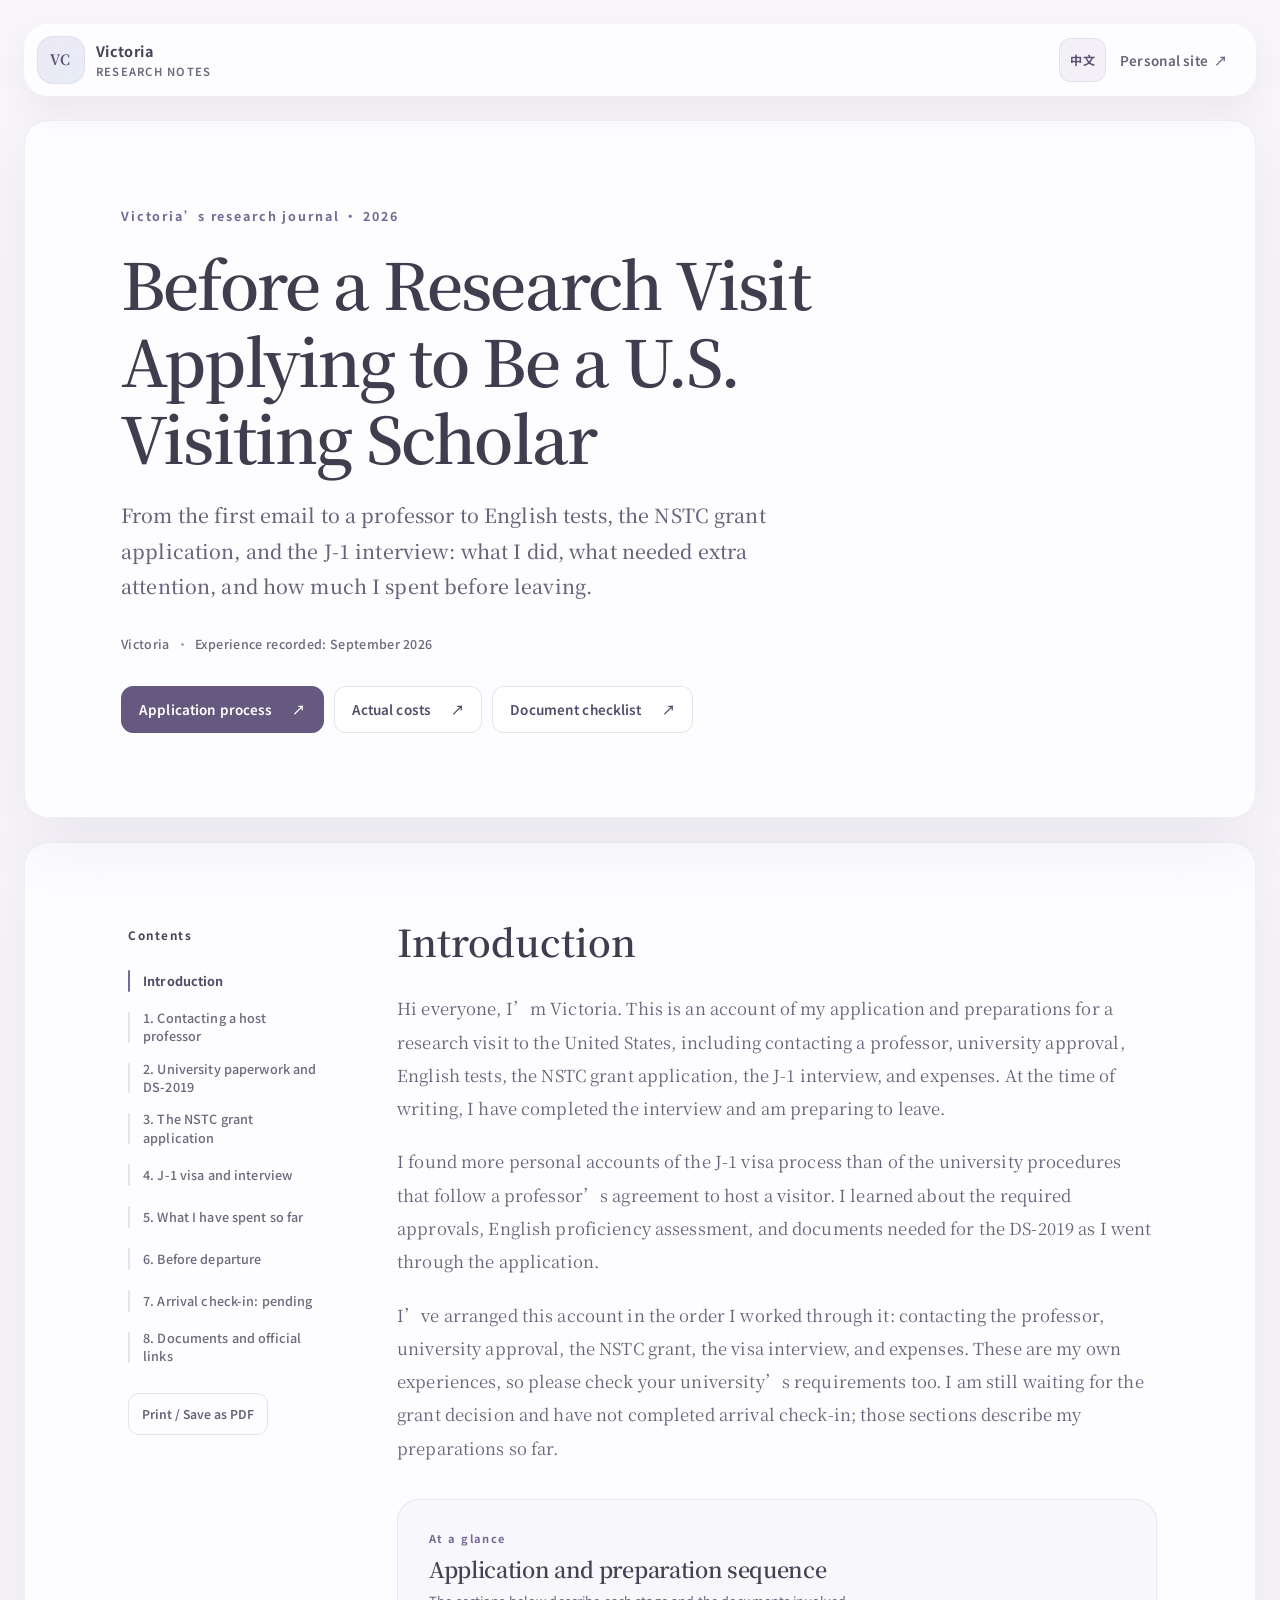
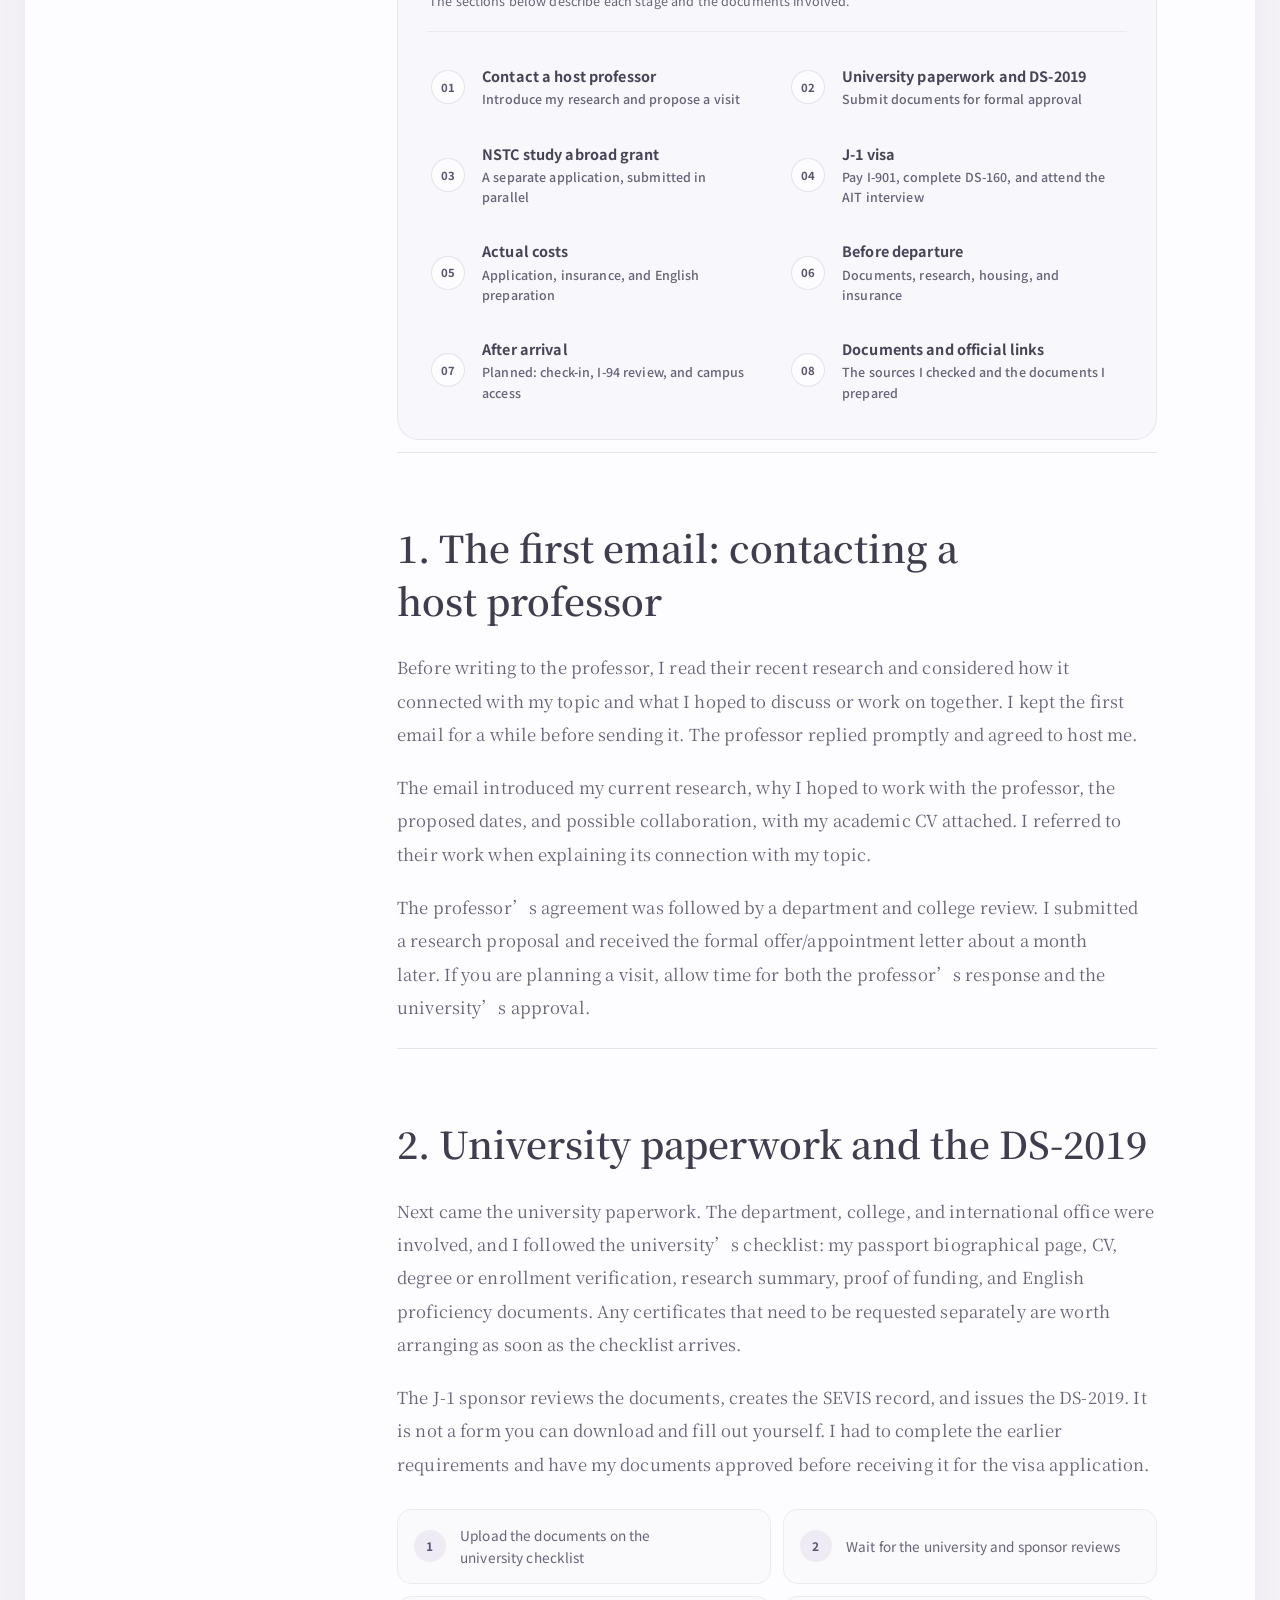
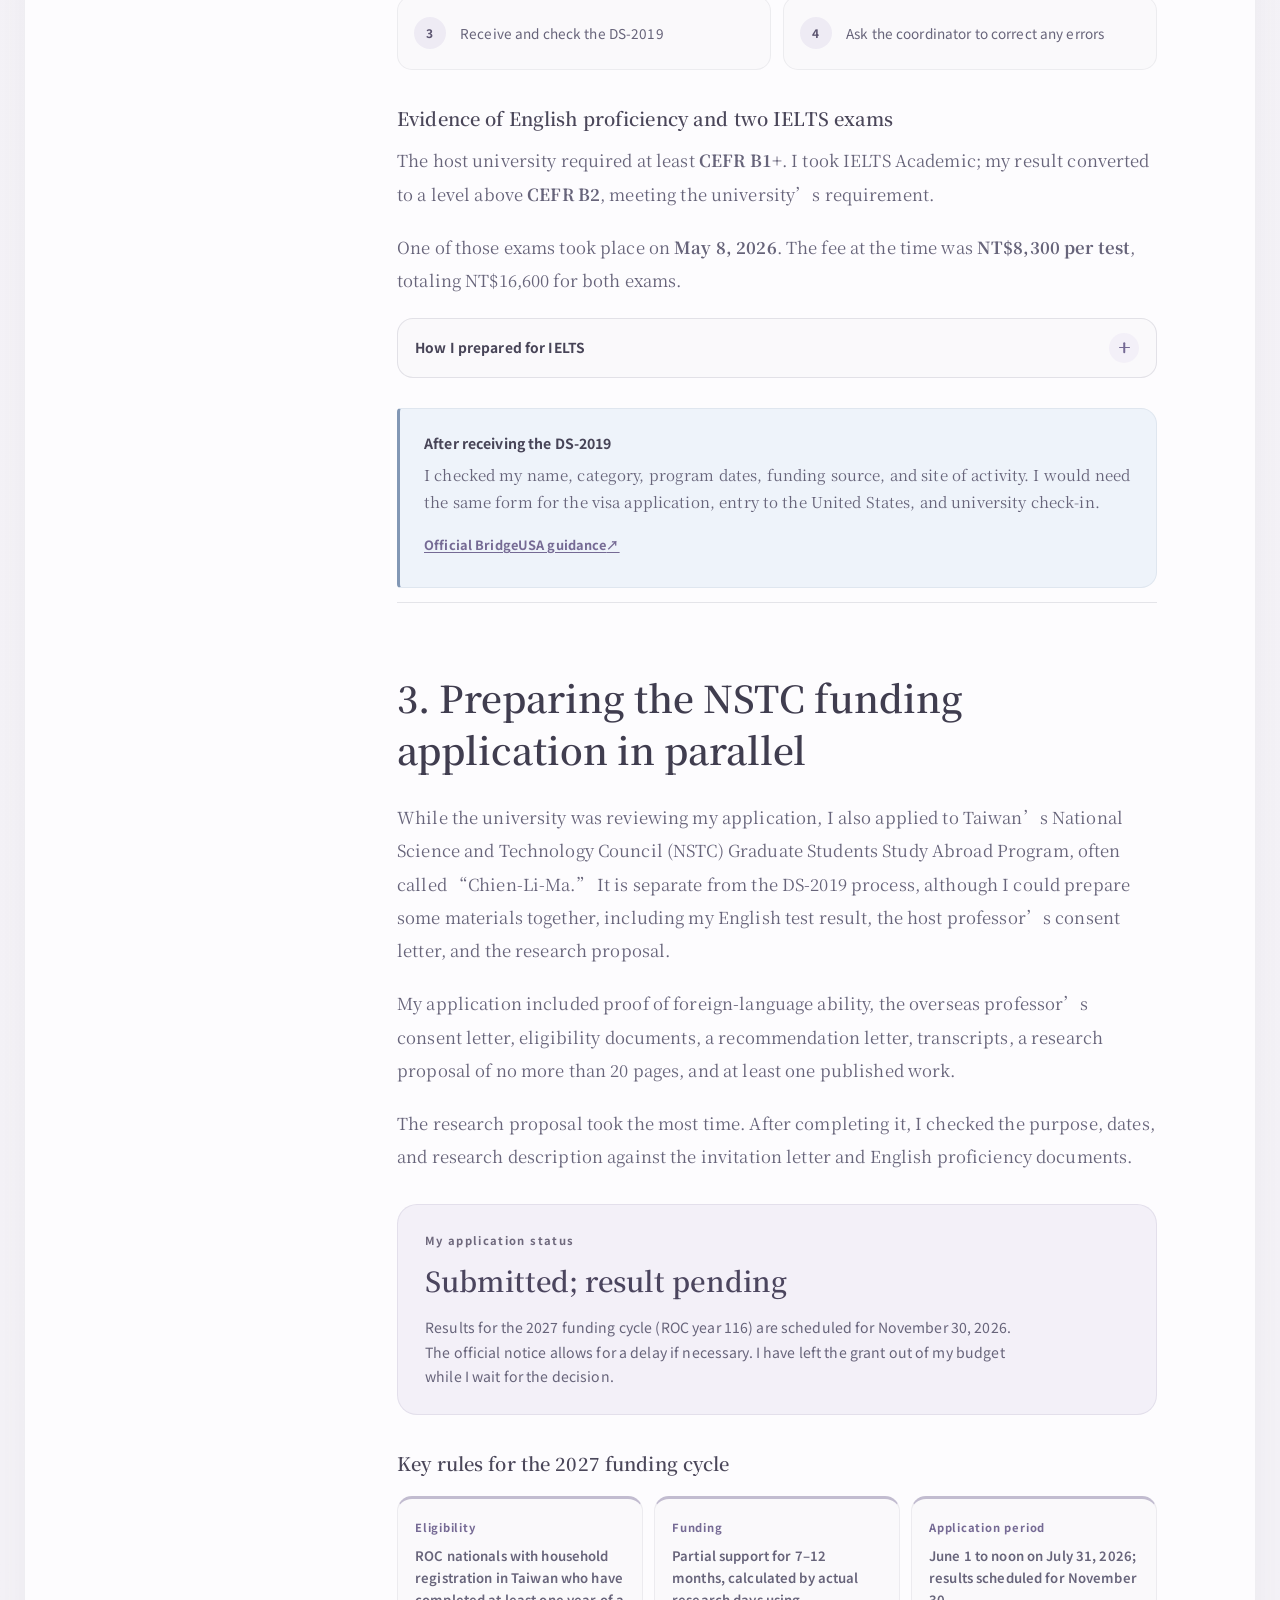
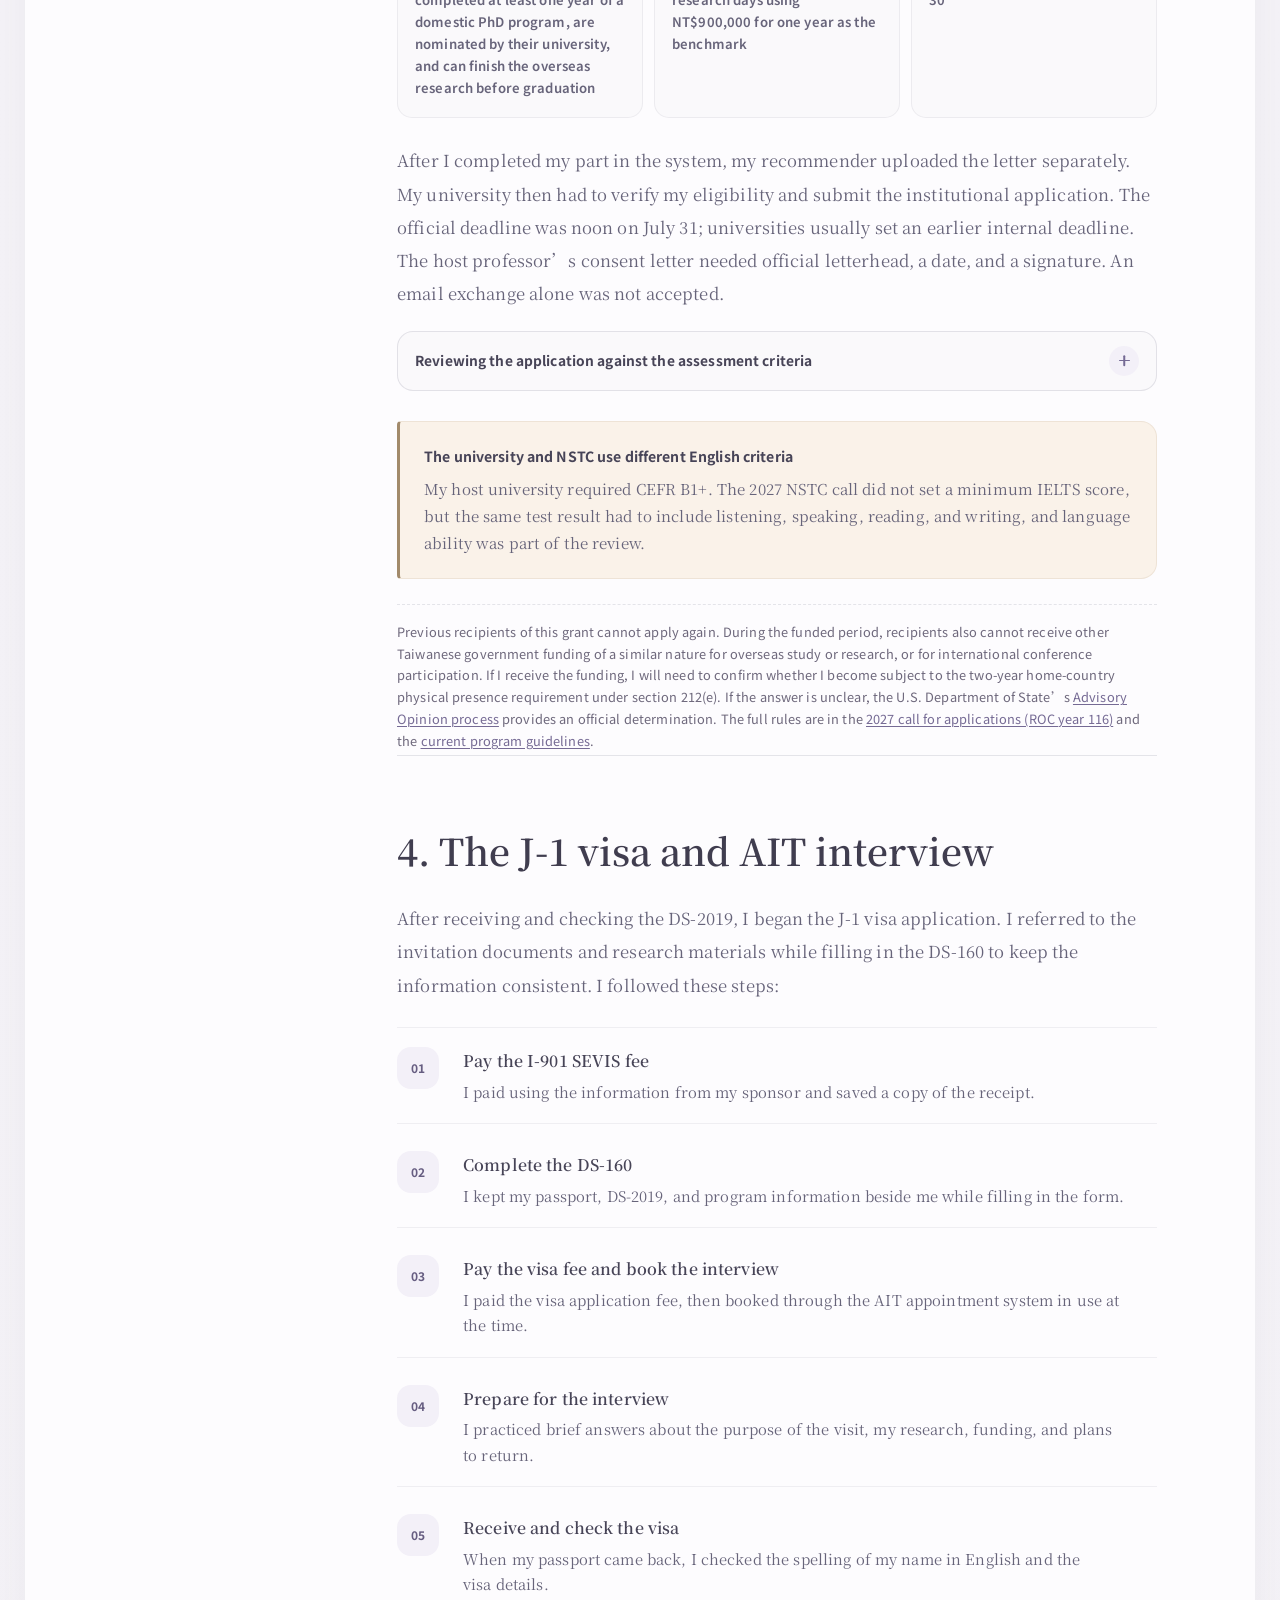
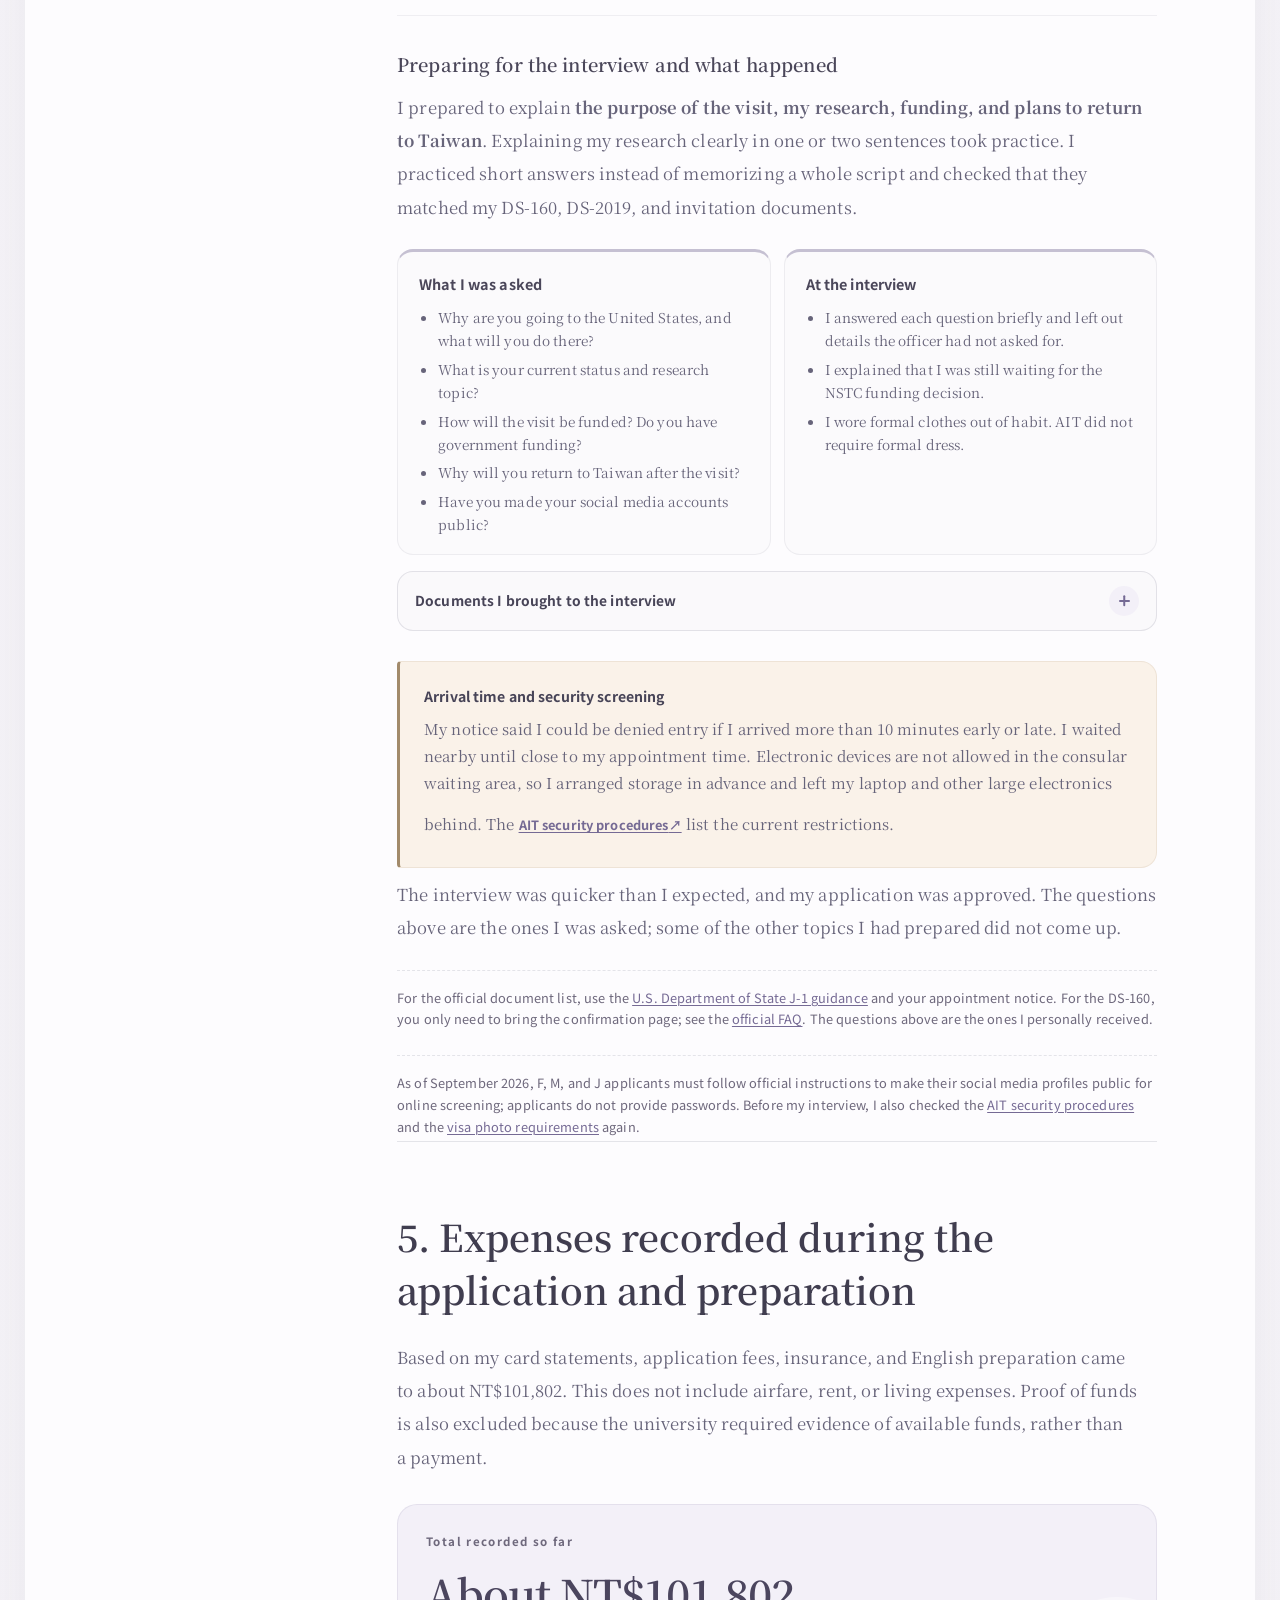
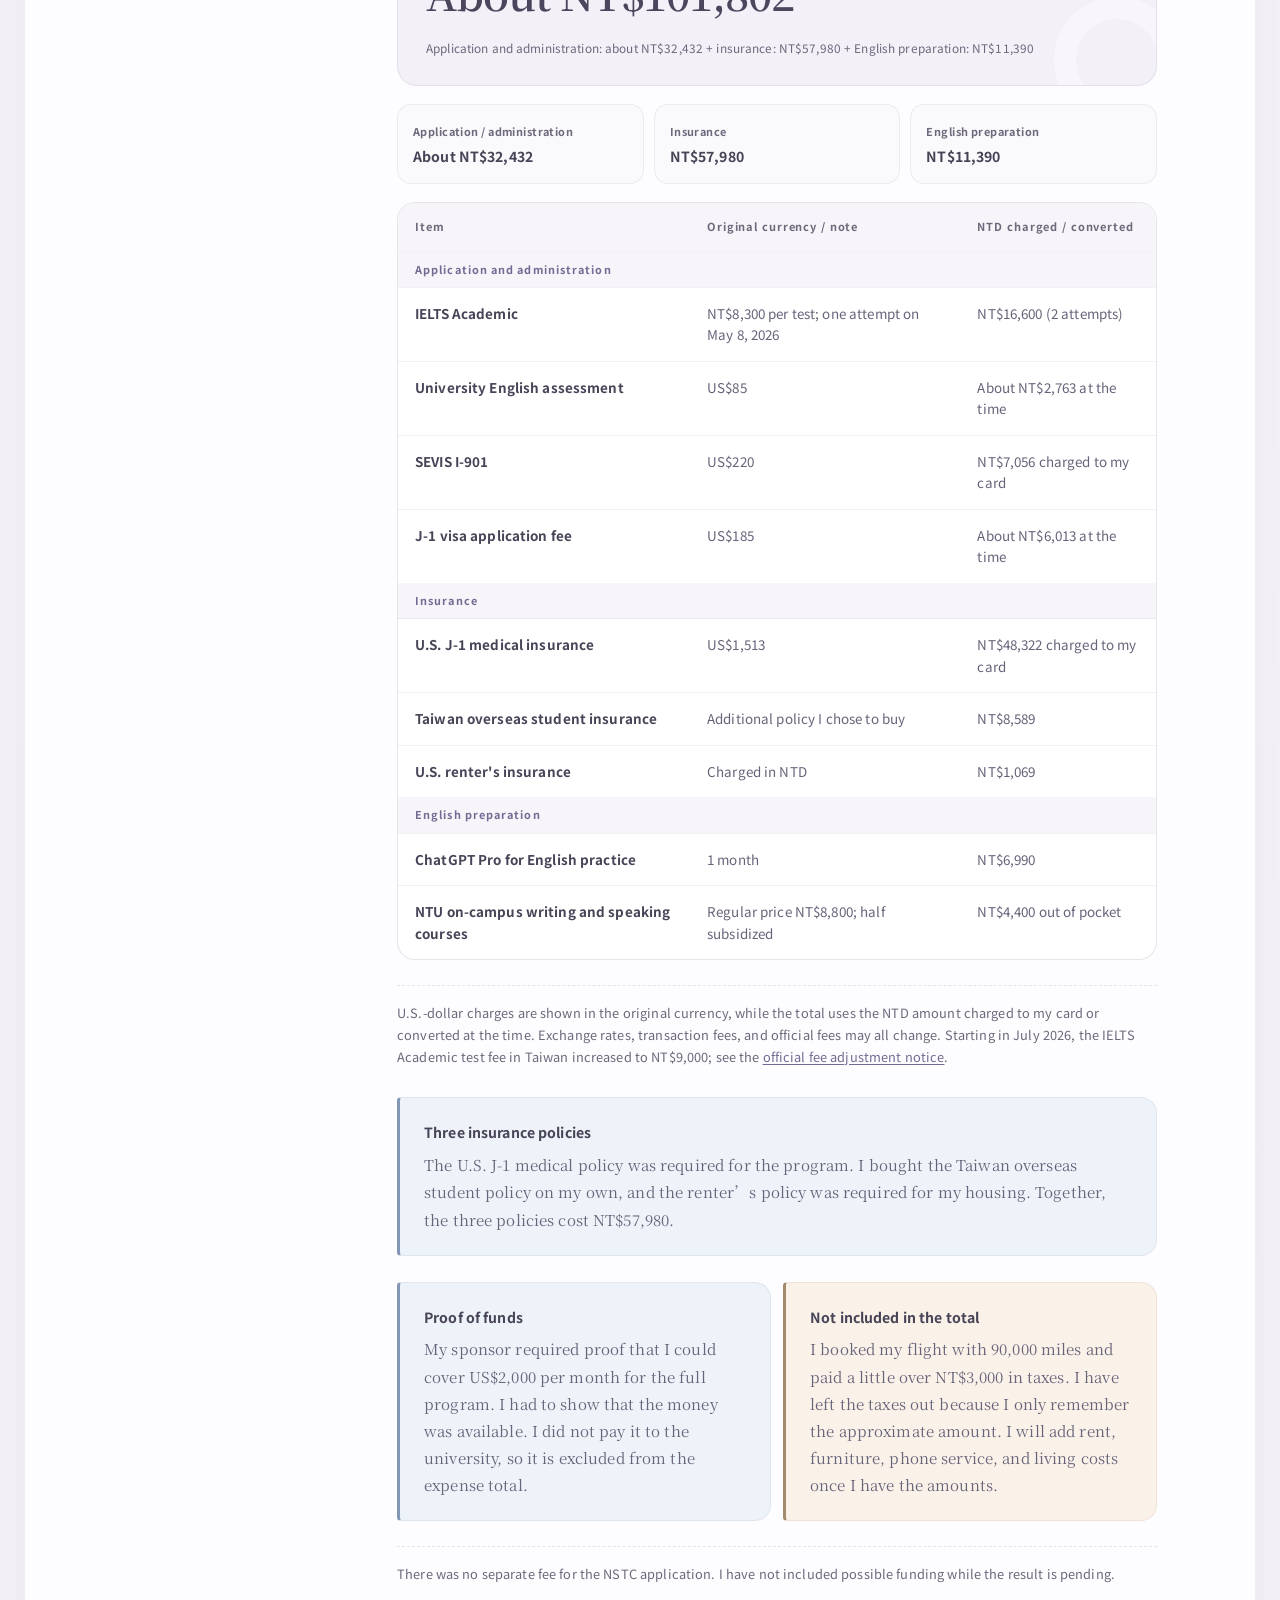
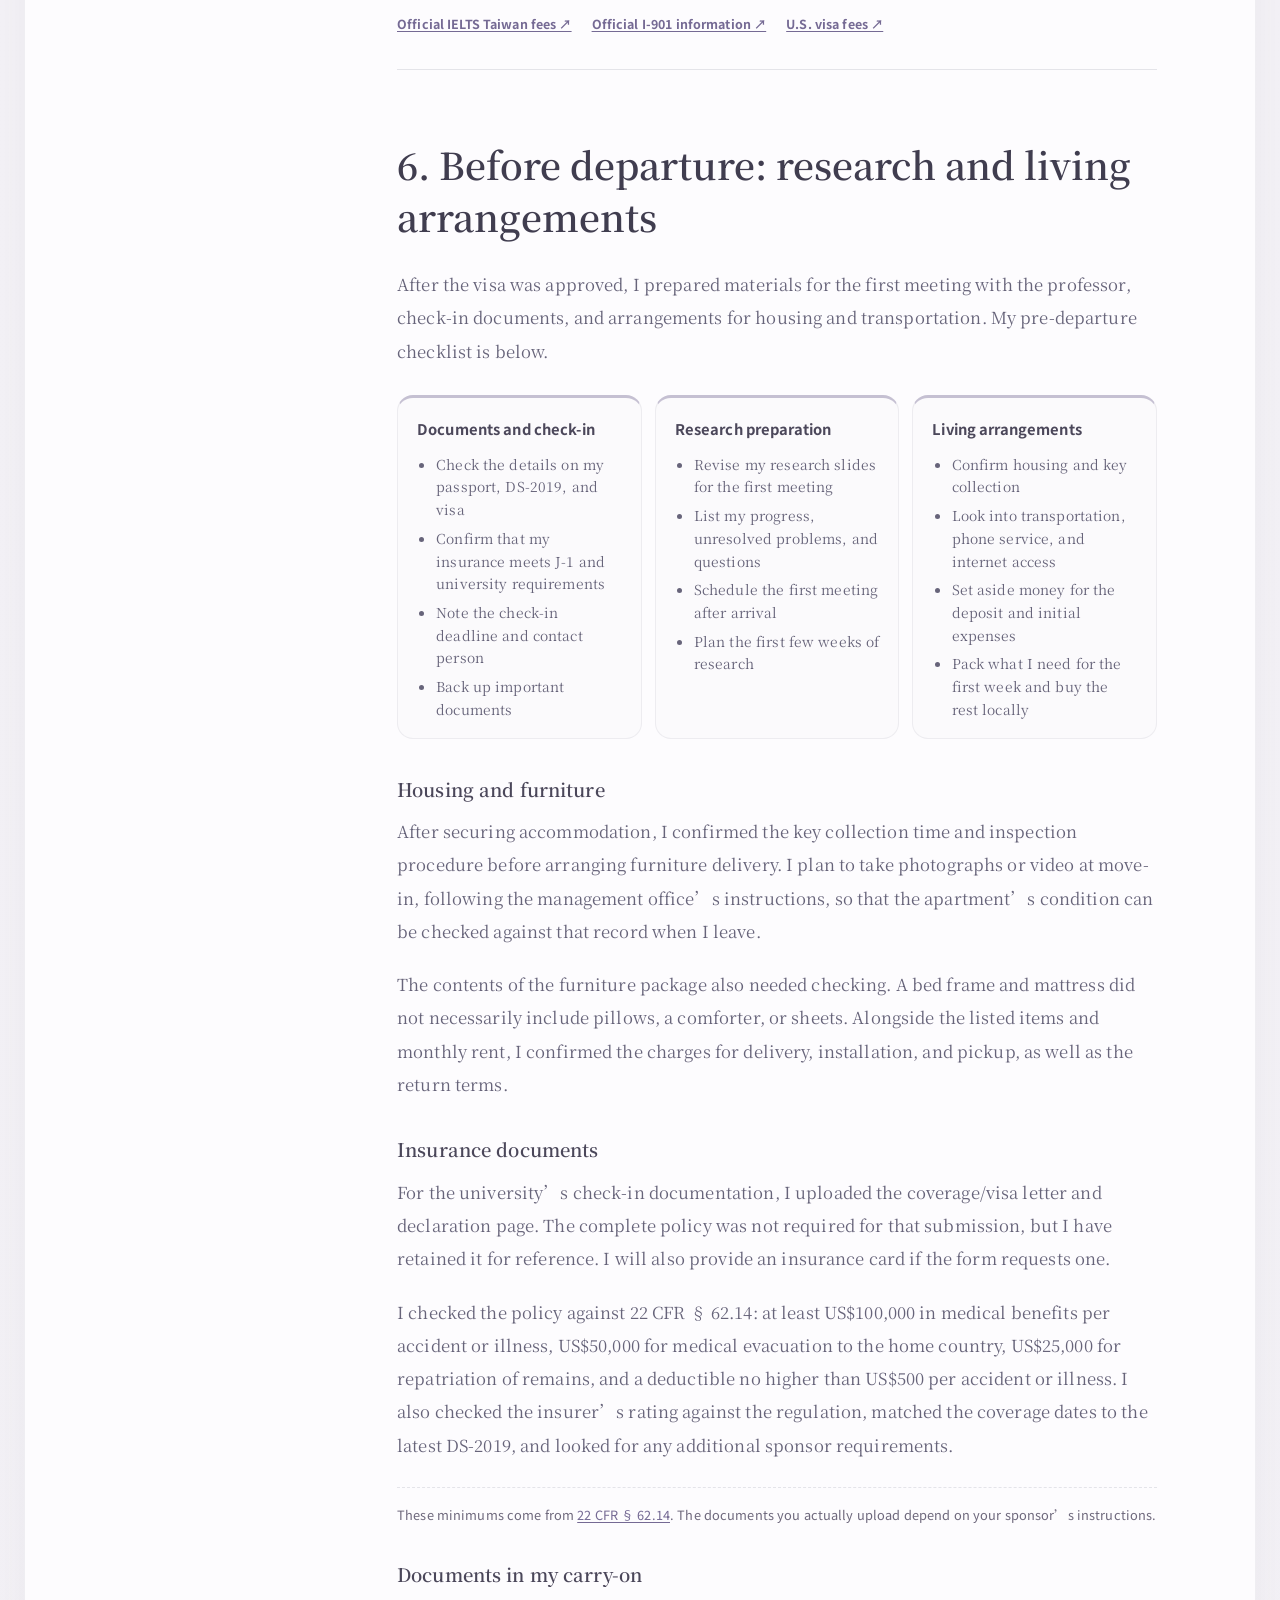
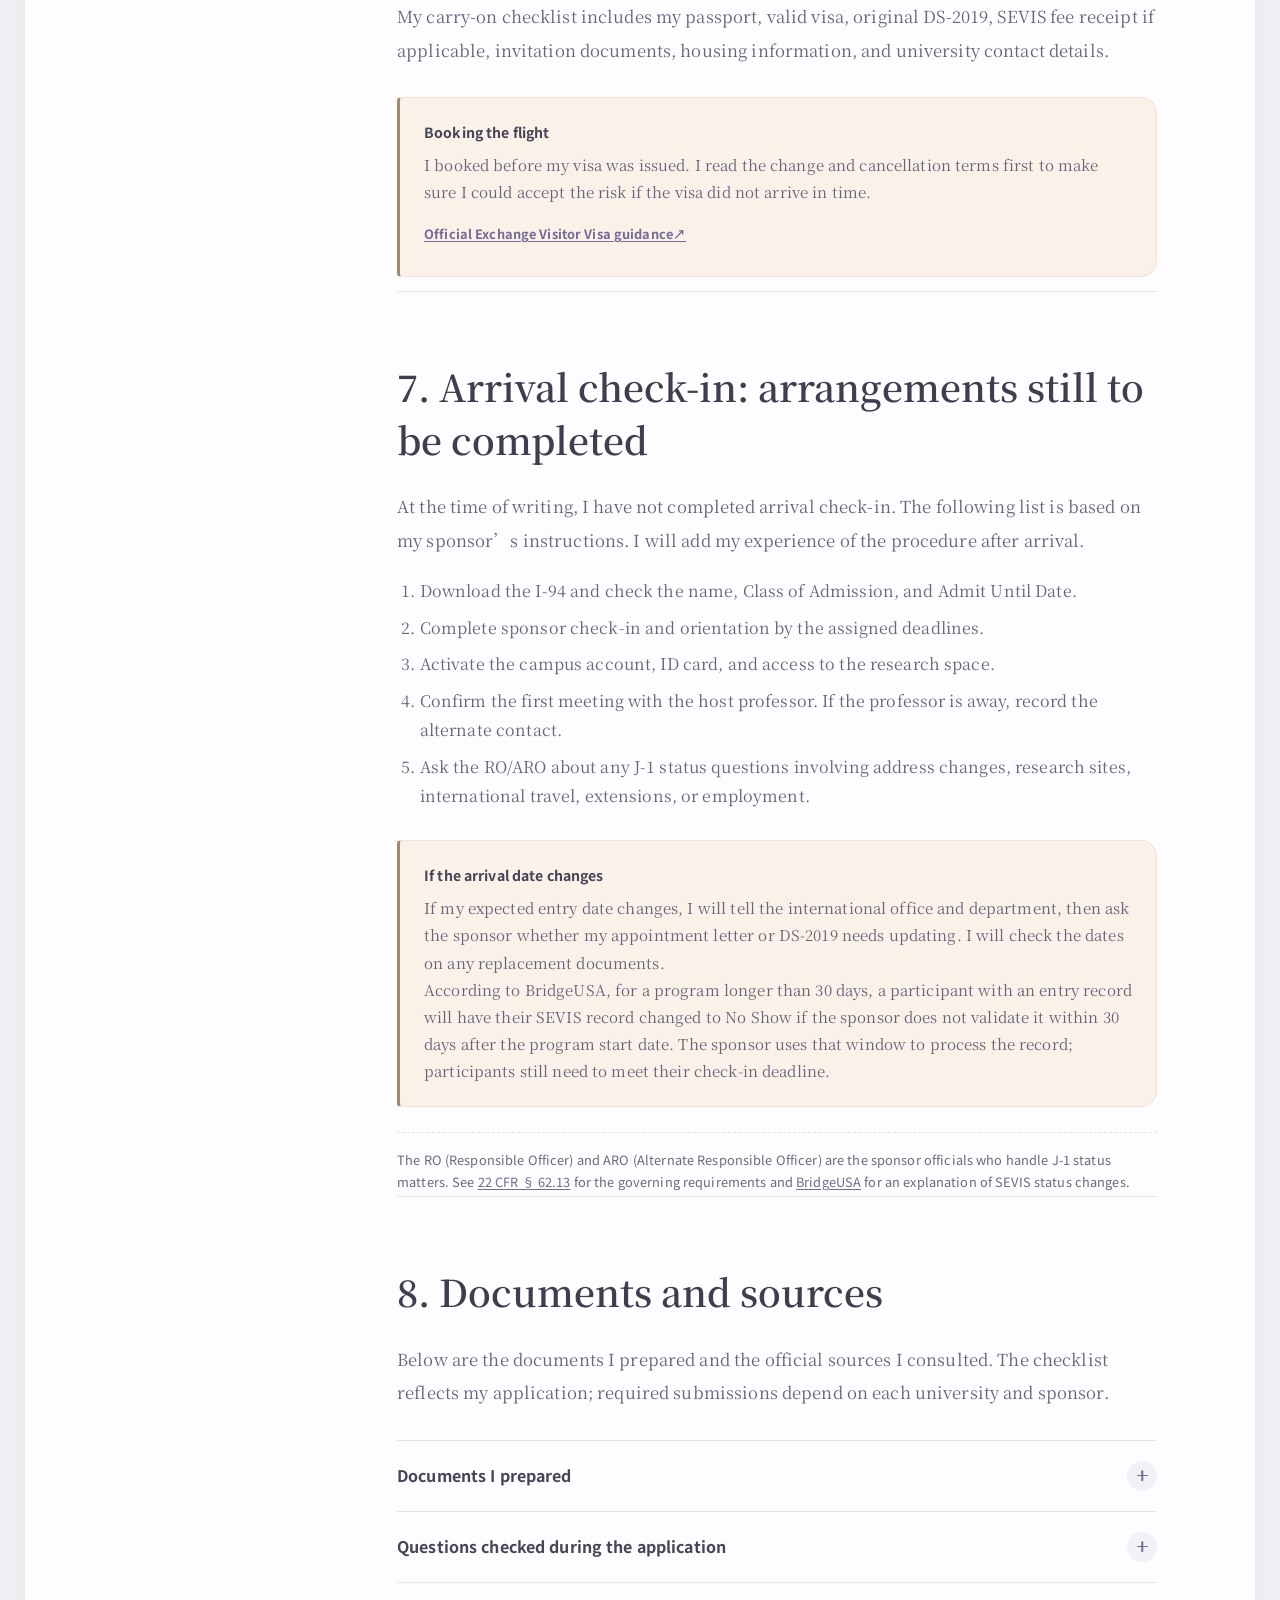
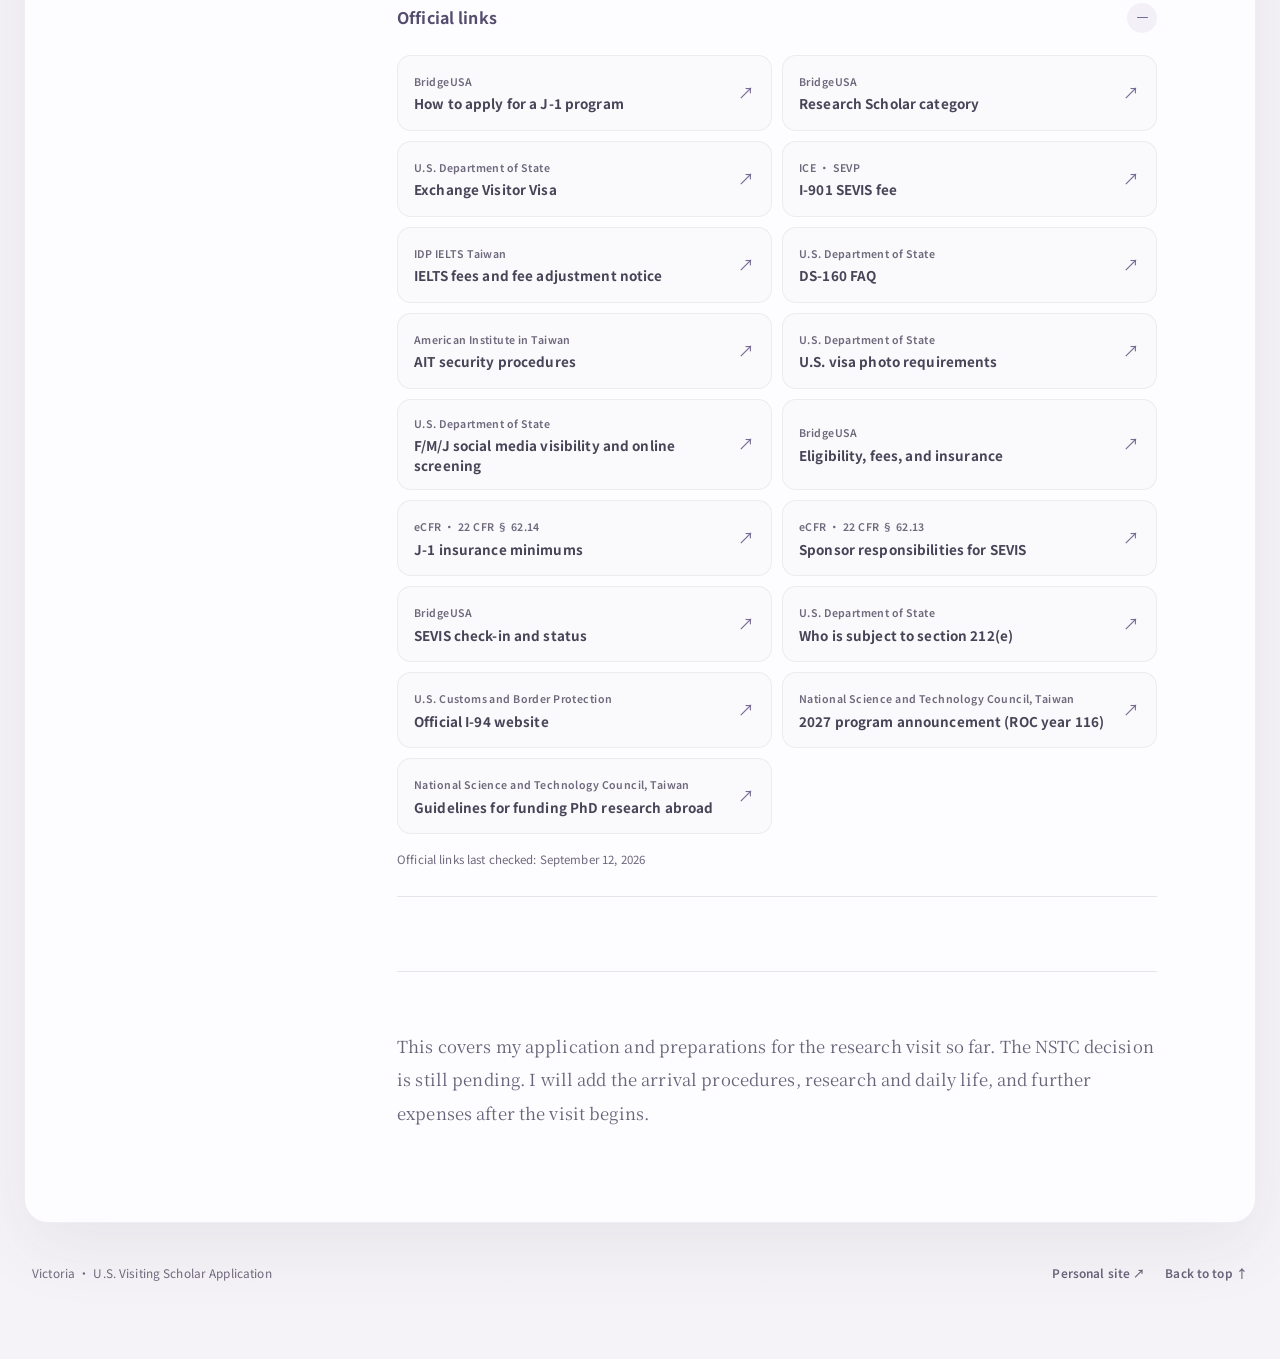
<file: en/index.html>
<!doctype html>
<html lang="en">
<head>
  <meta charset="utf-8">
  <meta name="viewport" content="width=device-width, initial-scale=1">
  <title>Before a Research Visit: My U.S. Visiting Scholar Application, J-1 Interview, and Expenses | Victoria</title>
  <meta name="description" content="A management PhD student’s account of preparing for a U.S. research visit: correspondence with a host professor, university reviews, English tests, the NSTC application, and the J-1 interview, with recorded expenses.">
  <meta name="author" content="Victoria">
  <meta name="theme-color" content="#f7f4fe">
  <meta name="robots" content="index,follow">
  <link rel="canonical" href="https://victoriac1122.github.io/us-visiting-scholar-guide/en/">
  <link rel="alternate" hreflang="en" href="https://victoriac1122.github.io/us-visiting-scholar-guide/en/">
  <link rel="alternate" hreflang="zh-Hant" href="https://victoriac1122.github.io/us-visiting-scholar-guide/">
  <link rel="alternate" hreflang="x-default" href="https://victoriac1122.github.io/us-visiting-scholar-guide/">
  <link rel="icon" href="../favicon.svg" type="image/svg+xml">
  <link rel="preconnect" href="https://fonts.googleapis.com">
  <link rel="preconnect" href="https://fonts.gstatic.com" crossorigin>
  <link href="https://fonts.googleapis.com/css2?family=Noto+Sans+TC:wght@400;500;600;700&amp;family=Noto+Serif+TC:wght@400;500;600;700&amp;display=swap" rel="stylesheet">
  <meta property="og:type" content="article">
  <meta property="og:locale" content="en_US">
  <meta property="og:locale:alternate" content="zh_TW">
  <meta property="og:title" content="Before a Research Visit: My U.S. Visiting Scholar Application, J-1 Interview, and Expenses">
  <meta property="og:description" content="A management PhD student’s account of preparing for a U.S. research visit, from the first email to the J-1 interview, with university paperwork, funding applications, and recorded expenses.">
  <meta property="og:url" content="https://victoriac1122.github.io/us-visiting-scholar-guide/en/">
  <meta property="article:author" content="Victoria">
  <meta name="twitter:card" content="summary">
  <link rel="stylesheet" href="../styles.css?v=11">
  <script defer src="../script.js?v=7"></script>
</head>
<body>
  <a class="skip-link" href="#main-content">Skip to main content</a>
  <div class="reading-progress" aria-hidden="true"><span id="reading-progress-bar"></span></div>

  <div class="page-shell">
    <header class="topbar">
      <a class="brand" href="https://victoriachengyw.com/" target="_blank" rel="noopener noreferrer" aria-label="Visit Victoria's personal website">
        <span class="brand-mark">VC</span>
        <span class="brand-copy"><strong>Victoria</strong><small>Research Notes</small></span>
      </a>
      <nav class="top-actions" aria-label="Language and website">
        <a class="language-switch" href="../" hreflang="zh-Hant" lang="zh-Hant">中文</a>
        <a class="personal-site" href="https://victoriachengyw.com/" target="_blank" rel="noopener noreferrer">Personal site <span aria-hidden="true">↗</span></a>
      </nav>
    </header>

    <main id="main-content" tabindex="-1">
      <article>
        <header class="article-head" id="top">
          <p class="eyebrow">Victoria’s research journal · 2026</p>
          <h1>Before a Research Visit<br>Applying to Be a U.S. Visiting Scholar</h1>
          <p class="article-dek">From the first email to a professor to English tests, the NSTC grant application, and the J-1 interview: what I did, what needed extra attention, and how much I spent before leaving.</p>
          <div class="article-meta" aria-label="Article information">
            <span>Victoria</span>
            <span><time datetime="2026-09">Experience recorded: September 2026</time></span>
          </div>
          <nav class="quick-links" aria-label="Jump to a topic">
            <a class="quick-link--primary" href="#host">Application process <span aria-hidden="true">↗</span></a>
            <a href="#costs">Actual costs <span aria-hidden="true">↗</span></a>
            <a href="#appendix">Document checklist <span aria-hidden="true">↗</span></a>
          </nav>
        </header>

        <details class="mobile-toc">
          <summary><span class="mobile-toc-label">Contents <small class="current-chapter"></small></span><span class="disclosure-icon" aria-hidden="true"></span></summary>
          <nav aria-label="Table of contents">
            <ol>
              <li><a href="#intro">Introduction</a></li>
              <li><a href="#host">Contacting a host professor</a></li>
              <li><a href="#school">University paperwork and the DS-2019</a></li>
              <li><a href="#nstc">The NSTC grant application</a></li>
              <li><a href="#visa">J-1 visa and interview</a></li>
              <li><a href="#costs">What I have spent so far</a></li>
              <li><a href="#departure">Before departure</a></li>
              <li><a href="#arrival">Arrival check-in: pending</a></li>
              <li><a href="#appendix">Documents and official links</a></li>
            </ol>
          </nav>
        </details>

        <div class="article-layout">
          <aside class="desktop-toc">
            <p>Contents</p>
            <nav aria-label="Table of contents">
              <a class="toc-link is-active" href="#intro">Introduction</a>
              <a class="toc-link" href="#host">1. Contacting a host professor</a>
              <a class="toc-link" href="#school">2. University paperwork and DS-2019</a>
              <a class="toc-link" href="#nstc">3. The NSTC grant application</a>
              <a class="toc-link" href="#visa">4. J-1 visa and interview</a>
              <a class="toc-link" href="#costs">5. What I have spent so far</a>
              <a class="toc-link" href="#departure">6. Before departure</a>
              <a class="toc-link" href="#arrival">7. Arrival check-in: pending</a>
              <a class="toc-link" href="#appendix">8. Documents and official links</a>
            </nav>
            <button type="button" id="print-note" hidden>Print / Save as PDF</button>
          </aside>

          <div class="article-body">
            <section class="article-section intro" id="intro" aria-labelledby="intro-title">
              <h2 id="intro-title">Introduction</h2>
              <p>Hi everyone, I’m Victoria. This is an account of my application and preparations for a research visit to the United States, including contacting a professor, university approval, English tests, the NSTC grant application, the J-1 interview, and expenses. At the time of writing, I have completed the interview and am preparing to leave.</p>
              <p>I found more personal accounts of the J-1 visa process than of the university procedures that follow a professor’s agreement to host a visitor. I learned about the required approvals, English proficiency assessment, and documents needed for the DS-2019 as I went through the application.</p>
              <p>I’ve arranged this account in the order I worked through it: contacting the professor, university approval, the NSTC grant, the visa interview, and expenses. These are my own experiences, so please check your university’s requirements too. I am still waiting for the grant decision and have not completed arrival check-in; those sections describe my preparations so far.</p>

              <nav class="journey-map" aria-labelledby="journey-kicker journey-title">
                <div class="journey-map__head">
                  <p class="journey-map__kicker" id="journey-kicker">At a glance</p>
                  <h3 id="journey-title">Application and preparation sequence</h3>
                  <p>The sections below describe each stage and the documents involved.</p>
                </div>
                <ol class="journey-flow" role="list">
                  <li>
                    <a class="journey-step" href="#host">
                      <span class="journey-step__marker">01</span>
                      <span class="journey-step__body"><strong>Contact a host professor</strong><small>Introduce my research and propose a visit</small></span>
                    </a>
                  </li>
                  <li>
                    <a class="journey-step" href="#school">
                      <span class="journey-step__marker">02</span>
                      <span class="journey-step__body"><strong>University paperwork and DS-2019</strong><small>Submit documents for formal approval</small></span>
                    </a>
                  </li>
                  <li>
                    <a class="journey-step" href="#nstc">
                      <span class="journey-step__marker">03</span>
                      <span class="journey-step__body"><strong>NSTC study abroad grant</strong><small>A separate application, submitted in parallel</small></span>
                    </a>
                  </li>
                  <li>
                    <a class="journey-step" href="#visa">
                      <span class="journey-step__marker">04</span>
                      <span class="journey-step__body"><strong>J-1 visa</strong><small>Pay I-901, complete DS-160, and attend the AIT interview</small></span>
                    </a>
                  </li>
                  <li>
                    <a class="journey-step" href="#costs">
                      <span class="journey-step__marker">05</span>
                      <span class="journey-step__body"><strong>Actual costs</strong><small>Application, insurance, and English preparation</small></span>
                    </a>
                  </li>
                  <li>
                    <a class="journey-step" href="#departure">
                      <span class="journey-step__marker">06</span>
                      <span class="journey-step__body"><strong>Before departure</strong><small>Documents, research, housing, and insurance</small></span>
                    </a>
                  </li>
                  <li>
                    <a class="journey-step" href="#arrival">
                      <span class="journey-step__marker">07</span>
                      <span class="journey-step__body"><strong>After arrival</strong><small>Planned: check-in, I-94 review, and campus access</small></span>
                    </a>
                  </li>
                  <li>
                    <a class="journey-step" href="#appendix">
                      <span class="journey-step__marker">08</span>
                      <span class="journey-step__body"><strong>Documents and official links</strong><small>The sources I checked and the documents I prepared</small></span>
                    </a>
                  </li>
                </ol>
              </nav>
            </section>

            <section class="article-section" id="host" aria-labelledby="host-title">
              <h2 id="host-title">1. The first email: contacting a host professor</h2>
              <p>Before writing to the professor, I read their recent research and considered how it connected with my topic and what I hoped to discuss or work on together. I kept the first email for a while before sending it. The professor replied promptly and agreed to host me.</p>
              <p>The email introduced my current research, why I hoped to work with the professor, the proposed dates, and possible collaboration, with my academic CV attached. I referred to their work when explaining its connection with my topic.</p>
              <p>The professor’s agreement was followed by a department and college review. I submitted a research proposal and received the formal offer/appointment letter about a month later. If you are planning a visit, allow time for both the professor’s response and the university’s approval.</p>
            </section>

            <section class="article-section" id="school" aria-labelledby="school-title">
              <h2 id="school-title">2. University paperwork and the DS-2019</h2>
              <p>Next came the university paperwork. The department, college, and international office were involved, and I followed the university’s checklist: my passport biographical page, CV, degree or enrollment verification, research summary, proof of funding, and English proficiency documents. Any certificates that need to be requested separately are worth arranging as soon as the checklist arrives.</p>
              <p>The J-1 sponsor reviews the documents, creates the SEVIS record, and issues the DS-2019. It is not a form you can download and fill out yourself. I had to complete the earlier requirements and have my documents approved before receiving it for the visa application.</p>
              <div class="steps">
                <div><span>1</span><p>Upload the documents on the university checklist</p></div>
                <div><span>2</span><p>Wait for the university and sponsor reviews</p></div>
                <div><span>3</span><p>Receive and check the DS-2019</p></div>
                <div><span>4</span><p>Ask the coordinator to correct any errors</p></div>
              </div>
              <h3>Evidence of English proficiency and two IELTS exams</h3>
              <p>The host university required at least <strong>CEFR B1+</strong>. I took IELTS Academic; my result converted to a level above <strong>CEFR B2</strong>, meeting the university’s requirement.</p>
              <p>One of those exams took place on <strong><time datetime="2026-05-08">May 8, 2026</time></strong>. The fee at the time was <strong>NT$8,300 per test</strong>, totaling NT$16,600 for both exams.</p>
              <details class="extra-costs">
                <summary><span>How I prepared for IELTS</span><span class="disclosure-icon" aria-hidden="true"></span></summary>
                <div>
                  <p>I practiced speaking and writing separately and used ChatGPT to help revise my writing. Here is what I did:</p>
                  <ul>
                    <li>I timed my speaking practice to check that I could finish an answer within the limit.</li>
                    <li>Before writing, I decided what I wanted to say and then planned the paragraphs.</li>
                    <li>When revising, I checked the wording, sentences, and how the paragraphs connected.</li>
                  </ul>
                </div>
              </details>
              <aside class="note-box">
                <strong>After receiving the DS-2019</strong>
                <p>I checked my name, category, program dates, funding source, and site of activity. I would need the same form for the visa application, entry to the United States, and university check-in.</p>
                <a href="https://j1visa.state.gov/participants/how-to-apply/" target="_blank" rel="noopener noreferrer">Official BridgeUSA guidance <span aria-hidden="true">↗</span></a>
              </aside>
            </section>

            <section class="article-section" id="nstc" aria-labelledby="nstc-title">
              <h2 id="nstc-title">3. Preparing the NSTC funding application in parallel</h2>
              <p>While the university was reviewing my application, I also applied to Taiwan’s National Science and Technology Council (NSTC) Graduate Students Study Abroad Program, often called “Chien-Li-Ma.” It is separate from the DS-2019 process, although I could prepare some materials together, including my English test result, the host professor’s consent letter, and the research proposal.</p>
              <p>My application included proof of foreign-language ability, the overseas professor’s consent letter, eligibility documents, a recommendation letter, transcripts, a research proposal of no more than 20 pages, and at least one published work.</p>
              <p>The research proposal took the most time. After completing it, I checked the purpose, dates, and research description against the invitation letter and English proficiency documents.</p>

              <aside class="grant-status" aria-label="NSTC application status">
                <span>My application status</span>
                <strong>Submitted; result pending</strong>
                <p>Results for the 2027 funding cycle (ROC year 116) are scheduled for November 30, 2026. The official notice allows for a delay if necessary. I have left the grant out of my budget while I wait for the decision.</p>
              </aside>

              <h3>Key rules for the 2027 funding cycle</h3>
              <div class="grant-facts">
                <div><span>Eligibility</span><strong>ROC nationals with household registration in Taiwan who have completed at least one year of a domestic PhD program, are nominated by their university, and can finish the overseas research before graduation</strong></div>
                <div><span>Funding</span><strong>Partial support for 7–12 months, calculated by actual research days using NT$900,000 for one year as the benchmark</strong></div>
                <div><span>Application period</span><strong>June 1 to noon on July 31, 2026; results scheduled for November 30</strong></div>
              </div>
              <p>After I completed my part in the system, my recommender uploaded the letter separately. My university then had to verify my eligibility and submit the institutional application. The official deadline was noon on July 31; universities usually set an earlier internal deadline. The host professor’s consent letter needed official letterhead, a date, and a signature. An email exchange alone was not accepted.</p>

              <details class="extra-costs nstc-details">
                <summary><span>Reviewing the application against the assessment criteria</span><span class="disclosure-icon" aria-hidden="true"></span></summary>
                <div>
                  <p>Before submission, I reviewed the application against the official scoring weights: 35% for background and development potential, 20% for language ability and the suitability of the host institution, 30% for the research proposal, and 15% for the project’s importance to Taiwan’s future development.</p>
                </div>
              </details>

              <aside class="note-box note-box--warm">
                <strong>The university and NSTC use different English criteria</strong>
                <p>My host university required CEFR B1+. The 2027 NSTC call did not set a minimum IELTS score, but the same test result had to include listening, speaking, reading, and writing, and language ability was part of the review.</p>
              </aside>
              <p class="source-line">Previous recipients of this grant cannot apply again. During the funded period, recipients also cannot receive other Taiwanese government funding of a similar nature for overseas study or research, or for international conference participation. If I receive the funding, I will need to confirm whether I become subject to the two-year home-country physical presence requirement under section 212(e). If the answer is unclear, the U.S. Department of State’s <a href="https://travel.state.gov/content/travel/en/us-visas/visa-information-resources/advisory-opinions.html" target="_blank" rel="noopener noreferrer">Advisory Opinion process</a> provides an official determination. The full rules are in the <a href="https://www.nstc.gov.tw/sci/ch/detail/9fea56ff-9a28-4304-abb3-192109491942" target="_blank" rel="noopener noreferrer">2027 call for applications (ROC year 116)</a> and the <a href="https://law.nstc.gov.tw/LawContent.aspx?id=FL039188" target="_blank" rel="noopener noreferrer">current program guidelines</a>.</p>
            </section>

            <section class="article-section" id="visa" aria-labelledby="visa-title">
              <h2 id="visa-title">4. The J-1 visa and AIT interview</h2>
              <p>After receiving and checking the DS-2019, I began the J-1 visa application. I referred to the invitation documents and research materials while filling in the DS-160 to keep the information consistent. I followed these steps:</p>
              <ol class="number-list">
                <li><span>01</span><div><strong>Pay the I-901 SEVIS fee</strong><p>I paid using the information from my sponsor and saved a copy of the receipt.</p></div></li>
                <li><span>02</span><div><strong>Complete the DS-160</strong><p>I kept my passport, DS-2019, and program information beside me while filling in the form.</p></div></li>
                <li><span>03</span><div><strong>Pay the visa fee and book the interview</strong><p>I paid the visa application fee, then booked through the AIT appointment system in use at the time.</p></div></li>
                <li><span>04</span><div><strong>Prepare for the interview</strong><p>I practiced brief answers about the purpose of the visit, my research, funding, and plans to return.</p></div></li>
                <li><span>05</span><div><strong>Receive and check the visa</strong><p>When my passport came back, I checked the spelling of my name in English and the visa details.</p></div></li>
              </ol>

              <h3>Preparing for the interview and what happened</h3>
              <p>I prepared to explain <strong>the purpose of the visit, my research, funding, and plans to return to Taiwan</strong>. Explaining my research clearly in one or two sentences took practice. I practiced short answers instead of memorizing a whole script and checked that they matched my DS-160, DS-2019, and invitation documents.</p>

              <div class="interview-grid">
                <section>
                  <h3>What I was asked</h3>
                  <ul>
                    <li>Why are you going to the United States, and what will you do there?</li>
                    <li>What is your current status and research topic?</li>
                    <li>How will the visit be funded? Do you have government funding?</li>
                    <li>Why will you return to Taiwan after the visit?</li>
                    <li>Have you made your social media accounts public?</li>
                  </ul>
                </section>
                <section>
                  <h3>At the interview</h3>
                  <ul>
                    <li>I answered each question briefly and left out details the officer had not asked for.</li>
                    <li>I explained that I was still waiting for the NSTC funding decision.</li>
                    <li>I wore formal clothes out of habit. AIT did not require formal dress.</li>
                  </ul>
                </section>
              </div>

              <details class="extra-costs interview-docs">
                <summary><span>Documents I brought to the interview</span><span class="disclosure-icon" aria-hidden="true"></span></summary>
                <div>
                  <p>Concerned that I might need supporting evidence at the interview, I brought all the documents I thought could be relevant. The officer collected my passport, DS-2019, and photo; the remaining documents were available if needed.</p>
                  <p><strong>Core documents:</strong> I used the official checklist and appointment notice to prepare my valid passport, DS-160 confirmation page, visa fee receipt if applicable, and DS-2019. Whether I needed a printed photo depended on the DS-160 photo upload result.</p>
                  <p><strong>Backup materials:</strong> Previous passports if any, appointment confirmation, I-901 payment receipt, invitation/appointment documents, proof of funds issued in English, enrollment verification, CV, research proposal, and housing information.</p>
                  <p>The officer may ask for different documents in another interview. Follow the checklist in your own appointment notice.</p>
                </div>
              </details>

              <aside class="note-box note-box--warm">
                <strong>Arrival time and security screening</strong>
                <p>My notice said I could be denied entry if I arrived more than 10 minutes early or late. I waited nearby until close to my appointment time. Electronic devices are not allowed in the consular waiting area, so I arranged storage in advance and left my laptop and other large electronics behind. The <a href="https://www.ait.org.tw/security-procedures/" target="_blank" rel="noopener noreferrer">AIT security procedures <span aria-hidden="true">↗</span></a> list the current restrictions.</p>
              </aside>

              <p>The interview was quicker than I expected, and my application was approved. The questions above are the ones I was asked; some of the other topics I had prepared did not come up.</p>
              <p class="source-line">For the official document list, use the <a href="https://travel.state.gov/content/travel/en/us-visas/study/exchange.html" target="_blank" rel="noopener noreferrer">U.S. Department of State J-1 guidance</a> and your appointment notice. For the DS-160, you only need to bring the confirmation page; see the <a href="https://travel.state.gov/content/travel/en/us-visas/visa-information-resources/forms/ds-160-online-nonimmigrant-visa-application/ds-160-faqs.html" target="_blank" rel="noopener noreferrer">official FAQ</a>. The questions above are the ones I personally received.</p>
              <p class="source-line">As of September 2026, F, M, and J applicants must follow official instructions to make their social media profiles public for online screening; applicants do not provide passwords. Before my interview, I also checked the <a href="https://www.ait.org.tw/security-procedures/" target="_blank" rel="noopener noreferrer">AIT security procedures</a> and the <a href="https://travel.state.gov/content/travel/en/us-visas/visa-information-resources/photos.html" target="_blank" rel="noopener noreferrer">visa photo requirements</a> again.</p>
            </section>

            <section class="article-section" id="costs" aria-labelledby="costs-title">
              <h2 id="costs-title">5. Expenses recorded during the application and preparation</h2>
              <p>Based on my card statements, application fees, insurance, and English preparation came to about NT$101,802. This does not include airfare, rent, or living expenses. Proof of funds is also excluded because the university required evidence of available funds, rather than a payment.</p>

              <div class="cost-summary" aria-label="Current total spending">
                <span>Total recorded so far</span>
                <strong>About NT$101,802</strong>
                <small>Application and administration: about NT$32,432 + insurance: NT$57,980 + English preparation: NT$11,390</small>
              </div>

              <div class="cost-totals" aria-label="Cost subtotals">
                <div><span>Application / administration</span><strong>About NT$32,432</strong></div>
                <div><span>Insurance</span><strong>NT$57,980</strong></div>
                <div><span>English preparation</span><strong>NT$11,390</strong></div>
              </div>

              <div class="cost-table-wrap">
                <table class="cost-table">
                  <caption>My itemized costs</caption>
                  <thead>
                    <tr><th scope="col">Item</th><th scope="col">Original currency / note</th><th scope="col">NTD charged / converted</th></tr>
                  </thead>
                  <tbody>
                    <tr class="cost-group"><th colspan="3" scope="rowgroup">Application and administration</th></tr>
                    <tr><th scope="row">IELTS Academic</th><td data-label="Original currency / note">NT$8,300 per test; one attempt on <time datetime="2026-05-08">May 8, 2026</time></td><td data-label="NTD charged / converted">NT$16,600 (2 attempts)</td></tr>
                    <tr><th scope="row">University English assessment</th><td data-label="Original currency / note">US$85</td><td data-label="NTD charged / converted">About NT$2,763 at the time</td></tr>
                    <tr><th scope="row">SEVIS I-901</th><td data-label="Original currency / note">US$220</td><td data-label="NTD charged / converted">NT$7,056 charged to my card</td></tr>
                    <tr><th scope="row">J-1 visa application fee</th><td data-label="Original currency / note">US$185</td><td data-label="NTD charged / converted">About NT$6,013 at the time</td></tr>
                  </tbody>
                  <tbody>
                    <tr class="cost-group"><th colspan="3" scope="rowgroup">Insurance</th></tr>
                    <tr><th scope="row">U.S. J-1 medical insurance</th><td data-label="Original currency / note">US$1,513</td><td data-label="NTD charged / converted">NT$48,322 charged to my card</td></tr>
                    <tr><th scope="row">Taiwan overseas student insurance</th><td data-label="Original currency / note">Additional policy I chose to buy</td><td data-label="NTD charged / converted">NT$8,589</td></tr>
                    <tr><th scope="row">U.S. renter's insurance</th><td data-label="Original currency / note">Charged in NTD</td><td data-label="NTD charged / converted">NT$1,069</td></tr>
                  </tbody>
                  <tbody>
                    <tr class="cost-group"><th colspan="3" scope="rowgroup">English preparation</th></tr>
                    <tr><th scope="row">ChatGPT Pro for English practice</th><td data-label="Original currency / note">1 month</td><td data-label="NTD charged / converted">NT$6,990</td></tr>
                    <tr><th scope="row">NTU on-campus writing and speaking courses</th><td data-label="Original currency / note">Regular price NT$8,800; half subsidized</td><td data-label="NTD charged / converted">NT$4,400 out of pocket</td></tr>
                  </tbody>
                </table>
              </div>
              <p class="source-line">U.S.-dollar charges are shown in the original currency, while the total uses the NTD amount charged to my card or converted at the time. Exchange rates, transaction fees, and official fees may all change. Starting in July 2026, the IELTS Academic test fee in Taiwan increased to NT$9,000; see the <a href="https://ielts.idp.com/taiwan/about/news-and-articles/article-idp-ielts-test-fee-adjustment-announcement" target="_blank" rel="noopener noreferrer">official fee adjustment notice</a>.</p>

              <aside class="note-box">
                <strong>Three insurance policies</strong>
                <p>The U.S. J-1 medical policy was required for the program. I bought the Taiwan overseas student policy on my own, and the renter’s policy was required for my housing. Together, the three policies cost NT$57,980.</p>
              </aside>

              <div class="cost-notes">
                <aside class="note-box">
                  <strong>Proof of funds</strong>
                  <p>My sponsor required proof that I could cover US$2,000 per month for the full program. I had to show that the money was available. I did not pay it to the university, so it is excluded from the expense total.</p>
                </aside>
                <aside class="note-box note-box--warm">
                  <strong>Not included in the total</strong>
                  <p>I booked my flight with 90,000 miles and paid a little over NT$3,000 in taxes. I have left the taxes out because I only remember the approximate amount. I will add rent, furniture, phone service, and living costs once I have the amounts.</p>
                </aside>
              </div>
              <p class="source-line">There was no separate fee for the NSTC application. I have not included possible funding while the result is pending.</p>

              <p class="cost-links"><a href="https://ielts.idp.com/taiwan/about/ielts-test-fees" target="_blank" rel="noopener noreferrer">Official IELTS Taiwan fees ↗</a><a href="https://www.ice.gov/sevis/i901" target="_blank" rel="noopener noreferrer">Official I-901 information ↗</a><a href="https://travel.state.gov/content/travel/en/us-visas/visa-information-resources/fees/fees-visa-services.html" target="_blank" rel="noopener noreferrer">U.S. visa fees ↗</a></p>
            </section>

            <section class="article-section" id="departure" aria-labelledby="departure-title">
              <h2 id="departure-title">6. Before departure: research and living arrangements</h2>
              <p>After the visa was approved, I prepared materials for the first meeting with the professor, check-in documents, and arrangements for housing and transportation. My pre-departure checklist is below.</p>
              <div class="prep-grid">
                <section>
                  <h3>Documents and check-in</h3>
                  <ul><li>Check the details on my passport, DS-2019, and visa</li><li>Confirm that my insurance meets J-1 and university requirements</li><li>Note the check-in deadline and contact person</li><li>Back up important documents</li></ul>
                </section>
                <section>
                  <h3>Research preparation</h3>
                  <ul><li>Revise my research slides for the first meeting</li><li>List my progress, unresolved problems, and questions</li><li>Schedule the first meeting after arrival</li><li>Plan the first few weeks of research</li></ul>
                </section>
                <section>
                  <h3>Living arrangements</h3>
                  <ul><li>Confirm housing and key collection</li><li>Look into transportation, phone service, and internet access</li><li>Set aside money for the deposit and initial expenses</li><li>Pack what I need for the first week and buy the rest locally</li></ul>
                </section>
              </div>
              <h3>Housing and furniture</h3>
              <p>After securing accommodation, I confirmed the key collection time and inspection procedure before arranging furniture delivery. I plan to take photographs or video at move-in, following the management office’s instructions, so that the apartment’s condition can be checked against that record when I leave.</p>
              <p>The contents of the furniture package also needed checking. A bed frame and mattress did not necessarily include pillows, a comforter, or sheets. Alongside the listed items and monthly rent, I confirmed the charges for delivery, installation, and pickup, as well as the return terms.</p>

              <h3>Insurance documents</h3>
              <p>For the university’s check-in documentation, I uploaded the coverage/visa letter and declaration page. The complete policy was not required for that submission, but I have retained it for reference. I will also provide an insurance card if the form requests one.</p>
              <p>I checked the policy against 22 CFR § 62.14: at least US$100,000 in medical benefits per accident or illness, US$50,000 for medical evacuation to the home country, US$25,000 for repatriation of remains, and a deductible no higher than US$500 per accident or illness. I also checked the insurer’s rating against the regulation, matched the coverage dates to the latest DS-2019, and looked for any additional sponsor requirements.</p>
              <p class="source-line">These minimums come from <a href="https://www.ecfr.gov/current/title-22/chapter-I/subchapter-G/part-62/subpart-A/section-62.14" target="_blank" rel="noopener noreferrer">22 CFR § 62.14</a>. The documents you actually upload depend on your sponsor’s instructions.</p>

              <h3>Documents in my carry-on</h3>
              <p>My carry-on checklist includes my passport, valid visa, original DS-2019, SEVIS fee receipt if applicable, invitation documents, housing information, and university contact details.</p>
              <aside class="note-box note-box--warm">
                <strong>Booking the flight</strong>
                <p>I booked before my visa was issued. I read the change and cancellation terms first to make sure I could accept the risk if the visa did not arrive in time.</p>
                <a href="https://travel.state.gov/content/travel/en/us-visas/study/exchange.html" target="_blank" rel="noopener noreferrer">Official Exchange Visitor Visa guidance <span aria-hidden="true">↗</span></a>
              </aside>
            </section>

            <section class="article-section" id="arrival" aria-labelledby="arrival-title">
              <h2 id="arrival-title">7. Arrival check-in: arrangements still to be completed</h2>
              <p>At the time of writing, I have not completed arrival check-in. The following list is based on my sponsor’s instructions. I will add my experience of the procedure after arrival.</p>
              <ol>
                <li>Download the I-94 and check the name, Class of Admission, and Admit Until Date.</li>
                <li>Complete sponsor check-in and orientation by the assigned deadlines.</li>
                <li>Activate the campus account, ID card, and access to the research space.</li>
                <li>Confirm the first meeting with the host professor. If the professor is away, record the alternate contact.</li>
                <li>Ask the RO/ARO about any J-1 status questions involving address changes, research sites, international travel, extensions, or employment.</li>
              </ol>
              <aside class="note-box note-box--warm">
                <strong>If the arrival date changes</strong>
                <p>If my expected entry date changes, I will tell the international office and department, then ask the sponsor whether my appointment letter or DS-2019 needs updating. I will check the dates on any replacement documents.</p>
                <p>According to BridgeUSA, for a program longer than 30 days, a participant with an entry record will have their SEVIS record changed to No Show if the sponsor does not validate it within 30 days after the program start date. The sponsor uses that window to process the record; participants still need to meet their check-in deadline.</p>
              </aside>
              <p class="source-line">The RO (Responsible Officer) and ARO (Alternate Responsible Officer) are the sponsor officials who handle J-1 status matters. See <a href="https://www.ecfr.gov/current/title-22/part-62/section-62.13" target="_blank" rel="noopener noreferrer">22 CFR § 62.13</a> for the governing requirements and <a href="https://j1visa.state.gov/exchange-visitor-lifecycle/" target="_blank" rel="noopener noreferrer">BridgeUSA</a> for an explanation of SEVIS status changes.</p>
            </section>

            <section class="article-section" id="appendix" aria-labelledby="appendix-title">
              <h2 id="appendix-title">8. Documents and sources</h2>
              <p>Below are the documents I prepared and the official sources I consulted. The checklist reflects my application; required submissions depend on each university and sponsor.</p>

              <div class="accordion-list">
                <details>
                  <summary><span>Documents I prepared</span><span class="disclosure-icon" aria-hidden="true"></span></summary>
                  <div class="document-grid">
                    <section><h3>Research and hosting</h3><ul><li>Academic CV</li><li>Research summary</li><li>Confirmation of hosting and collaboration</li><li>Formal invitation document</li></ul></section>
                    <section><h3>University and J-1</h3><ul><li>Passport biographical page</li><li>Degree or enrollment verification</li><li>Proof of funding</li><li>English-language evidence</li><li>DS-2019</li></ul></section>
                    <section><h3>Visa and departure</h3><ul><li>I-901 receipt</li><li>DS-160 confirmation page</li><li>Documents listed in the interview notice</li><li>Proof of insurance</li><li>Documents carried during entry</li></ul></section>
                    <section><h3>NSTC grant</h3><ul><li>Proof of foreign-language ability</li><li>Overseas professor’s consent letter</li><li>Applicant eligibility documents</li><li>Online recommendation letter</li><li>Transcripts and research proposal</li><li>Published academic work</li></ul></section>
                  </div>
                </details>

                <details>
                  <summary><span>Questions checked during the application</span><span class="disclosure-icon" aria-hidden="true"></span></summary>
                  <div class="faq-list">
                    <h3>Does a professor’s agreement mean the application is finished?</h3>
                    <p>In my case, the department, college, and sponsor still had to review and formally approve the visit after the professor agreed.</p>
                    <h3>Can I download and complete the DS-2019 myself?</h3>
                    <p>The designated sponsor creates the SEVIS record and issues the DS-2019. I provided the requested information and checked the form after receiving it.</p>
                    <h3>How early can I enter the United States in J-1 status?</h3>
                    <p>You may enter in J-1 status no earlier than 30 days before the program start date on the DS-2019.</p>
                    <h3>Does ordinary travel insurance meet the J-1 requirements?</h3>
                    <p>A travel policy may not meet the requirements. I checked the four minimums in 22 CFR § 62.14, the insurer’s eligibility, the coverage period, and my sponsor’s rules.</p>
                    <h3>Is every J-1 exchange visitor subject to the two-year requirement under section 212(e)?</h3>
                    <p>The requirement depends on the participant and program. If it is unclear whether it applies, ask the sponsor or request an Advisory Opinion from the U.S. Department of State.</p>
                  </div>
                </details>

                <details open>
                  <summary><span>Official links</span><span class="disclosure-icon" aria-hidden="true"></span></summary>
                  <div class="source-links">
                    <a href="https://j1visa.state.gov/participants/how-to-apply/" target="_blank" rel="noopener noreferrer"><span>BridgeUSA</span><strong>How to apply for a J-1 program</strong><i aria-hidden="true">↗</i></a>
                    <a href="https://j1visa.state.gov/programs/research-scholar/" target="_blank" rel="noopener noreferrer"><span>BridgeUSA</span><strong>Research Scholar category</strong><i aria-hidden="true">↗</i></a>
                    <a href="https://travel.state.gov/content/travel/en/us-visas/study/exchange.html" target="_blank" rel="noopener noreferrer"><span>U.S. Department of State</span><strong>Exchange Visitor Visa</strong><i aria-hidden="true">↗</i></a>
                    <a href="https://www.ice.gov/sevis/i901" target="_blank" rel="noopener noreferrer"><span>ICE · SEVP</span><strong>I-901 SEVIS fee</strong><i aria-hidden="true">↗</i></a>
                    <a href="https://ielts.idp.com/taiwan/about/news-and-articles/article-idp-ielts-test-fee-adjustment-announcement" target="_blank" rel="noopener noreferrer"><span>IDP IELTS Taiwan</span><strong>IELTS fees and fee adjustment notice</strong><i aria-hidden="true">↗</i></a>
                    <a href="https://travel.state.gov/content/travel/en/us-visas/visa-information-resources/forms/ds-160-online-nonimmigrant-visa-application/ds-160-faqs.html" target="_blank" rel="noopener noreferrer"><span>U.S. Department of State</span><strong>DS-160 FAQ</strong><i aria-hidden="true">↗</i></a>
                    <a href="https://www.ait.org.tw/security-procedures/" target="_blank" rel="noopener noreferrer"><span>American Institute in Taiwan</span><strong>AIT security procedures</strong><i aria-hidden="true">↗</i></a>
                    <a href="https://travel.state.gov/content/travel/en/us-visas/visa-information-resources/photos.html" target="_blank" rel="noopener noreferrer"><span>U.S. Department of State</span><strong>U.S. visa photo requirements</strong><i aria-hidden="true">↗</i></a>
                    <a href="https://travel.state.gov/content/travel/en/News/visas-news/announcement-of-expanded-screening-and-vetting-for-h-1b-and-dependent-h-4-visa-applicants.html" target="_blank" rel="noopener noreferrer"><span>U.S. Department of State</span><strong>F/M/J social media visibility and online screening</strong><i aria-hidden="true">↗</i></a>
                    <a href="https://j1visa.state.gov/participants/how-to-apply/eligibility-and-fees/" target="_blank" rel="noopener noreferrer"><span>BridgeUSA</span><strong>Eligibility, fees, and insurance</strong><i aria-hidden="true">↗</i></a>
                    <a href="https://www.ecfr.gov/current/title-22/chapter-I/subchapter-G/part-62/subpart-A/section-62.14" target="_blank" rel="noopener noreferrer"><span>eCFR · 22 CFR § 62.14</span><strong>J-1 insurance minimums</strong><i aria-hidden="true">↗</i></a>
                    <a href="https://www.ecfr.gov/current/title-22/part-62/section-62.13" target="_blank" rel="noopener noreferrer"><span>eCFR · 22 CFR § 62.13</span><strong>Sponsor responsibilities for SEVIS</strong><i aria-hidden="true">↗</i></a>
                    <a href="https://j1visa.state.gov/exchange-visitor-lifecycle/" target="_blank" rel="noopener noreferrer"><span>BridgeUSA</span><strong>SEVIS check-in and status</strong><i aria-hidden="true">↗</i></a>
                    <a href="https://travel.state.gov/content/travel/en/us-visas/study/exchange/waiver-of-the-exchange-visitor/eligibility.html" target="_blank" rel="noopener noreferrer"><span>U.S. Department of State</span><strong>Who is subject to section 212(e)</strong><i aria-hidden="true">↗</i></a>
                    <a href="https://i94.cbp.dhs.gov/home" target="_blank" rel="noopener noreferrer"><span>U.S. Customs and Border Protection</span><strong>Official I-94 website</strong><i aria-hidden="true">↗</i></a>
                    <a href="https://www.nstc.gov.tw/sci/ch/detail/9fea56ff-9a28-4304-abb3-192109491942" target="_blank" rel="noopener noreferrer"><span>National Science and Technology Council, Taiwan</span><strong>2027 program announcement (ROC year 116)</strong><i aria-hidden="true">↗</i></a>
                    <a href="https://law.nstc.gov.tw/LawContent.aspx?id=FL039188" target="_blank" rel="noopener noreferrer"><span>National Science and Technology Council, Taiwan</span><strong>Guidelines for funding PhD research abroad</strong><i aria-hidden="true">↗</i></a>
                  </div>
                  <p class="checked-date">Official links last checked: <time datetime="2026-09-12">September 12, 2026</time></p>
                </details>
              </div>
            </section>

            <div class="closing-note">
              <p>This covers my application and preparations for the research visit so far. The NSTC decision is still pending. I will add the arrival procedures, research and daily life, and further expenses after the visit begins.</p>
            </div>
          </div>
        </div>

        <footer class="article-footer">
          <p>Victoria · U.S. Visiting Scholar Application</p>
          <div><a href="https://victoriachengyw.com/" target="_blank" rel="noopener noreferrer">Personal site ↗</a><a href="#top">Back to top ↑</a></div>
        </footer>
      </article>
    </main>
  </div>
</body>
</html>
</file>
<file: styles.css>
:root {
  --paper: #fdfcfe;
  --paper-strong: #ffffff;
  --ink: #474457;
  --ink-soft: #67647a;
  --ink-muted: #6e687c;
  --line: rgba(83, 79, 109, 0.14);
  --line-soft: rgba(83, 79, 109, 0.08);
  --plum: #756a94;
  --plum-wash: #f3f0f8;
  --blue-wash: #eef3fa;
  --warm-wash: #faf2e9;
  --font-display: "Noto Serif TC", "Songti TC", STSong, serif;
  --font-body: "Noto Serif TC", "Songti TC", STSong, serif;
  --font-ui: "Noto Sans TC", "PingFang TC", "Microsoft JhengHei", sans-serif;
  --shadow-soft: 0 14px 38px rgba(76, 72, 98, 0.055);
  --shadow-card: 0 24px 70px rgba(76, 72, 98, 0.08);
}

*,
*::before,
*::after {
  box-sizing: border-box;
}

html {
  scroll-behavior: smooth;
}

body {
  min-width: 320px;
  min-height: 100vh;
  margin: 0;
  overflow-x: hidden;
  color: var(--ink);
  background:
    linear-gradient(180deg, #f8f6fa 0%, #f5f3f7 100%);
  font-family: var(--font-body);
  font-size: 1rem;
  line-height: 1.84;
  letter-spacing: 0.008em;
}

a {
  color: var(--plum);
  text-underline-offset: 0.18em;
  text-decoration-thickness: 0.07em;
}

a:hover {
  color: #5e5579;
}

button,
summary {
  font: inherit;
}

button,
a,
summary {
  -webkit-tap-highlight-color: transparent;
}

:focus-visible {
  outline: 3px solid #675b86;
  outline-offset: 4px;
}

::selection {
  color: #302b3d;
  background: #ded8ed;
}

.skip-link {
  position: fixed;
  z-index: 1000;
  top: 12px;
  left: 16px;
  padding: 10px 15px;
  border-radius: 10px;
  color: #fff;
  background: #514764;
  font-family: var(--font-ui);
  font-size: 0.88rem;
  font-weight: 700;
  text-decoration: none;
  transform: translateY(-160%);
  transition: transform 160ms ease;
}

.skip-link:focus {
  transform: translateY(0);
}

.reading-progress {
  position: fixed;
  z-index: 900;
  inset: 0 0 auto;
  height: 3px;
  background: transparent;
}

.reading-progress span {
  display: block;
  width: 100%;
  height: 100%;
  background: linear-gradient(90deg, #8ea6c9, #9f8bb2);
  transform: scaleX(0);
  transform-origin: left center;
}

.page-shell {
  width: min(1240px, calc(100% - 48px));
  margin: 0 auto;
  padding: 24px 0 64px;
}

.topbar {
  position: sticky;
  z-index: 50;
  top: 14px;
  display: flex;
  align-items: center;
  justify-content: space-between;
  min-height: 72px;
  margin-bottom: 24px;
  padding: 11px 16px 11px 12px;
  border: 1px solid rgba(255, 255, 255, 0.78);
  border-radius: 24px;
  background: rgba(253, 252, 254, 0.96);
  box-shadow: 0 12px 34px rgba(76, 72, 98, 0.075);
}

.brand {
  display: inline-flex;
  align-items: center;
  gap: 11px;
  min-height: 48px;
  color: var(--ink);
  font-family: var(--font-ui);
  text-decoration: none;
}

.brand:hover {
  color: var(--ink);
}

.brand-mark {
  display: grid;
  width: 48px;
  height: 48px;
  place-items: center;
  border: 1px solid rgba(117, 106, 148, 0.1);
  border-radius: 16px;
  color: #5c5374;
  background: linear-gradient(145deg, #eee9f6, #e6edf6);
  font-family: var(--font-display);
  font-size: 0.88rem;
  font-weight: 700;
  letter-spacing: 0.08em;
}

.brand-copy {
  display: grid;
  line-height: 1.25;
}

.brand-copy strong {
  font-size: 0.9rem;
  font-weight: 700;
  letter-spacing: 0.025em;
}

.brand-copy small {
  margin-top: 4px;
  color: var(--ink-muted);
  font-size: 0.7rem;
  font-weight: 600;
  letter-spacing: 0.11em;
  text-transform: uppercase;
}

.top-actions {
  display: flex;
  align-items: center;
  gap: 2px;
}

.language-switch {
  display: inline-flex;
  align-items: center;
  justify-content: center;
  min-width: 44px;
  min-height: 44px;
  padding: 7px 10px;
  border: 1px solid rgba(117, 106, 148, 0.12);
  border-radius: 12px;
  color: #5c5374;
  background: var(--plum-wash);
  font-family: var(--font-ui);
  font-size: 0.76rem;
  font-weight: 700;
  letter-spacing: 0.05em;
  text-decoration: none;
}

.language-switch:hover {
  color: #4f4668;
  background: #ebe6f3;
}

.personal-site {
  display: inline-flex;
  align-items: center;
  min-height: 44px;
  padding: 7px 12px;
  color: var(--ink-soft);
  font-family: var(--font-ui);
  font-size: 0.84rem;
  font-weight: 600;
  text-decoration: none;
}

.personal-site span {
  margin-left: 6px;
  transition: transform 160ms ease;
}

.personal-site:hover span {
  transform: translate(2px, -2px);
}

.article-head {
  position: relative;
  overflow: hidden;
  scroll-margin-top: 112px;
  padding: clamp(48px, 7vw, 84px) clamp(28px, 8vw, 96px);
  border: 1px solid var(--line-soft);
  border-radius: 24px;
  background: var(--paper);
  box-shadow: var(--shadow-card);
}



.eyebrow,
.article-meta,
.desktop-toc,
.mobile-toc,
.source-line,
.checked-date,
.article-footer {
  font-family: var(--font-ui);
}

.eyebrow {
  position: relative;
  z-index: 1;
  margin: 0 0 16px;
  color: var(--plum);
  font-size: 0.78rem;
  font-weight: 700;
  letter-spacing: 0.15em;
}

h1,
h2,
h3,
p {
  text-wrap: pretty;
}

.article-head h1 {
  position: relative;
  z-index: 1;
  max-width: 820px;
  margin: 0;
  color: #403d4f;
  font-family: var(--font-display);
  font-size: clamp(2.45rem, 5.4vw, 4rem);
  font-weight: 600;
  line-height: 1.2;
  letter-spacing: -0.028em;
  text-wrap: balance;
}

.article-dek {
  position: relative;
  z-index: 1;
  max-width: 680px;
  margin: 24px 0 0;
  color: var(--ink-soft);
  font-size: clamp(1.02rem, 1.8vw, 1.22rem);
  font-weight: 500;
  line-height: 1.82;
}

.article-meta {
  position: relative;
  z-index: 1;
  display: flex;
  flex-wrap: wrap;
  gap: 8px 0;
  margin-top: 28px;
  color: var(--ink-muted);
  font-size: 0.78rem;
  font-weight: 500;
  letter-spacing: 0.025em;
}

.article-meta span {
  display: inline-flex;
  align-items: center;
}

.article-meta span + span::before {
  width: 3px;
  height: 3px;
  margin: 0 11px;
  border-radius: 50%;
  background: #aaa4b3;
  content: "";
}

/* Entry points remain usable without JavaScript. */
.quick-links {
  position: relative;
  z-index: 1;
  display: flex;
  flex-wrap: wrap;
  gap: 10px;
  margin-top: 30px;
  font-family: var(--font-ui);
}

.quick-links a {
  display: inline-flex;
  align-items: center;
  justify-content: space-between;
  gap: 20px;
  min-height: 46px;
  padding: 10px 17px;
  border: 1px solid var(--line);
  border-radius: 12px;
  color: #554b6d;
  background: var(--paper-strong);
  font-size: 0.84rem;
  font-weight: 600;
  text-decoration: none;
  transition: background 150ms ease, border-color 150ms ease;
}

.quick-links a:hover {
  background: var(--plum-wash);
  border-color: var(--plum);
}

.quick-links .quick-link--primary {
  color: #fff;
  background: #66597f;
  border-color: #66597f;
}

.quick-links .quick-link--primary:hover {
  background: #514565;
}

.mobile-toc-label {
  display: flex;
  align-items: baseline;
  gap: 12px;
  min-width: 0;
  white-space: nowrap;
}

.current-chapter {
  overflow: hidden;
  color: var(--ink-soft);
  font-size: 0.75rem;
  font-weight: 400;
  text-overflow: ellipsis;
  white-space: nowrap;
}

.mobile-toc {
  display: none;
  margin-top: 18px;
  border: 1px solid var(--line);
  border-radius: 18px;
  background: rgba(253, 252, 254, 0.9);
  box-shadow: var(--shadow-soft);
}

.mobile-toc summary {
  display: flex;
  min-height: 54px;
  align-items: center;
  justify-content: space-between;
  padding: 10px 18px;
  color: var(--ink);
  font-size: 0.9rem;
  font-weight: 700;
  cursor: pointer;
  list-style: none;
}

.mobile-toc summary::-webkit-details-marker {
  display: none;
}

.mobile-toc ol {
  margin: 0;
  padding: 6px 20px 18px 44px;
}

.mobile-toc li + li {
  margin-top: 5px;
}

.mobile-toc a {
  display: inline-flex;
  min-height: 40px;
  align-items: center;
  color: var(--ink-soft);
  font-size: 0.88rem;
  font-weight: 500;
}

.mobile-toc a[aria-current="location"] {
  color: #534b69;
  font-weight: 700;
}

.article-layout {
  display: grid;
  grid-template-columns: 210px minmax(0, 760px);
  justify-content: center;
  gap: clamp(36px, 5vw, 66px);
  margin-top: 24px;
  padding: clamp(38px, 6vw, 72px) clamp(28px, 5vw, 66px);
  border: 1px solid var(--line-soft);
  border-radius: 24px;
  background: var(--paper);
  box-shadow: var(--shadow-card);
}

.desktop-toc {
  align-self: start;
  position: sticky;
  top: 112px;
  max-height: calc(100dvh - 136px);
  overflow-y: auto;
  padding: 9px 5px 8px;
}

.desktop-toc > p {
  margin: 0 0 15px;
  color: var(--ink);
  font-size: 0.73rem;
  font-weight: 700;
  letter-spacing: 0.13em;
}

.desktop-toc nav {
  display: grid;
}

.desktop-toc nav a {
  position: relative;
  display: flex;
  min-height: 42px;
  align-items: center;
  padding: 7px 8px 7px 15px;
  color: var(--ink-muted);
  font-size: 0.79rem;
  font-weight: 500;
  line-height: 1.45;
  text-decoration: none;
  transition: color 150ms ease, background 150ms ease;
}

.desktop-toc nav a::before {
  position: absolute;
  top: 10px;
  bottom: 10px;
  left: 0;
  width: 2px;
  border-radius: 2px;
  background: var(--line);
  content: "";
  transition: background 150ms ease;
}

.desktop-toc nav a:hover,
.desktop-toc nav a.is-active {
  color: #534b69;
}

.desktop-toc nav a.is-active {
  font-weight: 700;
}

.desktop-toc nav a.is-active::before {
  background: var(--plum);
}

#print-note {
  min-height: 42px;
  margin-top: 20px;
  padding: 8px 13px;
  border: 1px solid var(--line);
  border-radius: 11px;
  color: var(--ink-soft);
  background: transparent;
  font-family: var(--font-ui);
  font-size: 0.76rem;
  font-weight: 600;
  cursor: pointer;
}

#print-note:hover {
  color: var(--ink);
  background: var(--plum-wash);
}

.article-body {
  min-width: 0;
}

.article-section,
.closing-note {
  scroll-margin-top: 112px;
}

.article-section {
  padding: 68px 0 4px;
  border-top: 1px solid var(--line);
}

.article-section.intro {
  padding-top: 0;
  border-top: 0;
}

.article-section h2,
.closing-note h2 {
  margin: 0 0 25px;
  color: #403d4f;
  font-family: var(--font-display);
  font-size: clamp(1.75rem, 3vw, 2.32rem);
  font-weight: 600;
  line-height: 1.42;
  letter-spacing: 0;
  text-wrap: pretty;
}

.article-section h3 {
  margin: 34px 0 12px;
  color: #4b475a;
  font-size: 1.15rem;
  font-weight: 600;
  line-height: 1.55;
}

.article-section p,
.closing-note p {
  margin: 0 0 20px;
  color: var(--ink-soft);
  font-size: 1.04rem;
  line-height: 2;
}

.article-section li {
  color: var(--ink-soft);
  line-height: 1.8;
}

.article-section ul,
.article-section > ol:not(.number-list) {
  margin: 17px 0 24px;
  padding-left: 1.42em;
}

.article-section li + li {
  margin-top: 8px;
}

.journey-map {
  --flow-axis: 20px;
  --flow-rail: rgba(117, 106, 148, 0.24);
  --flow-arrow: #8f84b0;
  --flow-surface: #f8f7fb;
  margin: 34px 0 8px;
  padding: 27px 29px 24px;
  border: 1px solid rgba(117, 106, 148, 0.12);
  border-radius: 22px;
  background: var(--flow-surface);
}

.journey-map__head {
  margin-bottom: 22px;
  padding: 0 2px 20px;
  border-bottom: 1px solid var(--line-soft);
}

.journey-map__kicker {
  margin: 0 0 3px !important;
  color: var(--plum) !important;
  font-family: var(--font-ui);
  font-size: 0.69rem !important;
  font-weight: 700;
  letter-spacing: 0.13em;
}

.journey-map__head h3 {
  margin: 0;
  color: #454153;
  font-family: var(--font-display);
  font-size: 1.35rem;
  font-weight: 600;
  line-height: 1.55;
  letter-spacing: -0.015em;
}

.journey-map__head > p:last-child {
  margin: 4px 0 0;
  color: var(--ink-soft);
  font-family: var(--font-ui);
  font-size: 0.79rem;
  line-height: 1.7;
}

.journey-flow {
  position: relative;
  display: grid;
  gap: 10px;
  margin: 0;
  padding: 0;
  list-style: none;
}

.journey-flow::before {
  position: absolute;
  top: 25px;
  bottom: 25px;
  left: var(--flow-axis);
  width: 1px;
  background: linear-gradient(180deg, transparent, var(--flow-rail) 6%, var(--flow-rail) 94%, transparent);
  content: "";
}

.journey-flow > li {
  position: relative;
  margin: 0 !important;
}

.journey-step {
  position: relative;
  display: grid;
  grid-template-columns: 40px minmax(0, 1fr);
  gap: 14px;
  min-width: 0;
  min-height: 64px;
  align-items: center;
  padding: 10px 14px 11px 0;
  border: 1px solid transparent;
  border-radius: 14px;
  color: var(--ink-soft);
  background: transparent;
  text-decoration: none;
  transition: border-color 160ms ease, background-color 160ms ease;
}

.journey-step__marker {
  position: relative;
  z-index: 2;
  display: grid;
  width: 34px;
  height: 34px;
  margin-left: 3px;
  place-items: center;
  border: 1px solid rgba(117, 106, 148, 0.18);
  border-radius: 50%;
  color: #5c5570;
  background: var(--paper);
  font-family: var(--font-ui);
  font-size: 0.71rem;
  font-weight: 700;
  letter-spacing: 0.025em;
  transition: border-color 160ms ease, background-color 160ms ease;
}

.journey-step__body {
  min-width: 0;
  transition: transform 160ms ease;
}

.journey-step__body strong,
.journey-step__body small {
  display: block;
}

.journey-step__body strong {
  color: var(--ink);
  font-family: var(--font-ui);
  font-size: 0.9rem;
  font-weight: 700;
  line-height: 1.55;
}

.journey-step__body small {
  margin-top: 2px;
  color: var(--ink-soft);
  font-family: var(--font-ui);
  font-size: 0.78rem;
  font-weight: 500;
  line-height: 1.62;
}

.journey-flow > li:not(:last-child) .journey-step::after {
  position: absolute;
  z-index: 3;
  bottom: -10px;
  left: calc(var(--flow-axis) - 3.5px);
  width: 6px;
  height: 6px;
  border: solid var(--flow-arrow);
  border-width: 0 1.5px 1.5px 0;
  background: var(--flow-surface);
  outline: 2px solid var(--flow-surface);
  pointer-events: none;
  content: "";
  transform: rotate(45deg);
}

@media (hover: hover) {
  .journey-step:hover {
    border-color: rgba(117, 106, 148, 0.11);
    background: rgba(117, 106, 148, 0.045);
  }

  .journey-step:hover .journey-step__body {
    transform: translateX(3px);
  }

  .journey-step:hover .journey-step__marker {
    border-color: rgba(117, 106, 148, 0.3);
    background: var(--plum-wash);
  }
}

.note-box {
  margin: 30px 0 10px;
  padding: 22px 24px;
  border: 1px solid rgba(116, 136, 167, 0.12);
  border-left: 3px solid #8297b5;
  border-radius: 4px 16px 16px 4px;
  background: var(--blue-wash);
}

.note-box--warm {
  border-color: rgba(158, 127, 85, 0.12);
  border-left-color: #a28a6b;
  background: var(--warm-wash);
}

.note-box strong {
  display: block;
  margin-bottom: 5px;
  color: var(--ink);
  font-family: var(--font-ui);
  font-size: 0.88rem;
  font-weight: 700;
}

.note-box p {
  margin: 0;
  font-size: 0.94rem;
  line-height: 1.8;
}

.note-box a {
  display: inline-flex;
  min-height: 40px;
  align-items: center;
  margin-top: 9px;
  font-family: var(--font-ui);
  font-size: 0.8rem;
  font-weight: 700;
}

.grant-status {
  position: relative;
  display: grid;
  gap: 5px;
  margin: 30px 0 34px;
  padding: 25px 27px;
  overflow: hidden;
  border: 1px solid rgba(117, 106, 148, 0.13);
  border-radius: 20px;
  background: var(--plum-wash);
  font-family: var(--font-ui);
}



.grant-status span,
.grant-status strong,
.grant-status p {
  position: relative;
  z-index: 1;
}

.grant-status span {
  color: var(--ink-muted);
  font-size: 0.7rem;
  font-weight: 700;
  letter-spacing: 0.12em;
}

.grant-status strong {
  color: #4b455e;
  font-family: var(--font-display);
  font-size: clamp(1.3rem, 3vw, 1.72rem);
  font-weight: 600;
}

.grant-status p {
  max-width: 590px;
  margin: 4px 0 0;
  font-size: 0.88rem;
  line-height: 1.75;
}

.grant-facts {
  display: grid;
  grid-template-columns: repeat(3, minmax(0, 1fr));
  gap: 11px;
  margin: 19px 0 26px;
  font-family: var(--font-ui);
}

.grant-facts > div {
  padding: 18px 17px;
  border: 1px solid var(--line-soft);
  border-top: 3px solid rgba(117, 106, 148, 0.42);
  border-radius: 15px;
  background: #faf9fb;
}

.grant-facts span,
.grant-facts strong {
  display: block;
}

.grant-facts span {
  margin-bottom: 7px;
  color: var(--plum);
  font-size: 0.7rem;
  font-weight: 700;
  letter-spacing: 0.07em;
}

.grant-facts strong {
  color: var(--ink-soft);
  font-size: 0.82rem;
  font-weight: 600;
  line-height: 1.68;
}

.steps {
  display: grid;
  grid-template-columns: repeat(2, minmax(0, 1fr));
  gap: 12px;
  margin: 28px 0;
}

.steps > div {
  display: grid;
  grid-template-columns: 34px 1fr;
  gap: 12px;
  align-items: center;
  min-height: 74px;
  padding: 14px 16px;
  border: 1px solid var(--line-soft);
  border-radius: 15px;
  background: #faf9fb;
}

.steps span {
  display: grid;
  width: 32px;
  height: 32px;
  place-items: center;
  border-radius: 50%;
  color: #5c5570;
  background: #eeebf4;
  font-family: var(--font-ui);
  font-size: 0.75rem;
  font-weight: 700;
}

.steps p {
  margin: 0;
  color: var(--ink-soft);
  font-family: var(--font-ui);
  font-size: 0.85rem;
  line-height: 1.65;
}

.number-list {
  margin: 25px 0 27px;
  padding: 0;
  list-style: none;
}

.number-list li {
  display: grid;
  grid-template-columns: 48px minmax(0, 1fr);
  gap: 18px;
  padding: 19px 0;
  border-bottom: 1px solid var(--line-soft);
}

.number-list li:first-child {
  border-top: 1px solid var(--line-soft);
}

.number-list > li > span {
  display: grid;
  width: 42px;
  height: 42px;
  place-items: center;
  border-radius: 14px;
  color: #665d81;
  background: var(--plum-wash);
  font-family: var(--font-ui);
  font-size: 0.75rem;
  font-weight: 700;
}

.number-list strong {
  display: block;
  color: var(--ink);
  font-size: 1rem;
  font-weight: 600;
}

.number-list p {
  margin: 3px 0 0;
  font-size: 0.92rem;
  line-height: 1.72;
}

.source-line {
  margin: 25px 0 0 !important;
  padding-top: 16px;
  border-top: 1px dashed var(--line);
  color: var(--ink-muted) !important;
  font-size: 0.8rem !important;
  line-height: 1.7 !important;
}

.interview-grid {
  display: grid;
  grid-template-columns: repeat(2, minmax(0, 1fr));
  gap: 13px;
  margin: 25px 0 16px;
}

.interview-grid section {
  padding: 21px 21px 18px;
  border: 1px solid var(--line-soft);
  border-top: 3px solid rgba(117, 106, 148, 0.4);
  border-radius: 16px;
  background: #fbfafc;
}

.interview-grid h3 {
  margin: 0 0 11px;
  font-family: var(--font-ui);
  font-size: 0.9rem;
  font-weight: 700;
}

.interview-grid ul {
  margin: 0;
  padding-left: 1.2em;
}

.interview-grid li {
  font-size: 0.85rem;
  line-height: 1.68;
}

.interview-grid li + li {
  margin-top: 6px;
}

.interview-docs {
  margin: 16px 0 26px;
}

.interview-docs > div p + p {
  margin-top: 12px;
}

.cost-summary {
  position: relative;
  display: grid;
  gap: 2px;
  margin: 30px 0 18px;
  padding: 26px 28px;
  overflow: hidden;
  border: 1px solid rgba(117, 106, 148, 0.12);
  border-radius: 20px;
  background: var(--plum-wash);
  font-family: var(--font-ui);
}

.cost-summary::after {
  position: absolute;
  right: -24px;
  bottom: -38px;
  width: 126px;
  height: 126px;
  border: 22px solid rgba(255, 255, 255, 0.38);
  border-radius: 50%;
  content: "";
}

.cost-summary span,
.cost-summary strong,
.cost-summary small {
  position: relative;
  z-index: 1;
}

.cost-totals {
  display: grid;
  grid-template-columns: repeat(3, minmax(0, 1fr));
  gap: 10px;
  margin: 0 0 18px;
  font-family: var(--font-ui);
}

.cost-totals > div {
  min-width: 0;
  padding: 16px 15px;
  border: 1px solid var(--line-soft);
  border-radius: 14px;
  background: #faf9fb;
}

.cost-totals span,
.cost-totals strong {
  display: block;
}

.cost-totals span {
  margin-bottom: 5px;
  color: var(--ink-muted);
  font-size: 0.68rem;
  font-weight: 700;
  letter-spacing: 0.04em;
}

.cost-totals strong {
  color: var(--ink);
  font-size: 0.88rem;
  font-weight: 700;
  line-height: 1.5;
}

.cost-summary span {
  color: var(--ink-muted);
  font-size: 0.72rem;
  font-weight: 700;
  letter-spacing: 0.12em;
}

.cost-summary strong {
  color: #4b455e;
  font-family: var(--font-display);
  font-size: clamp(1.85rem, 4vw, 2.65rem);
  font-weight: 600;
  letter-spacing: -0.025em;
}

.cost-summary small {
  margin-top: 3px;
  color: var(--ink-muted);
  font-size: 0.74rem;
}

.cost-table-wrap {
  margin: 0 0 8px;
  overflow: hidden;
  border: 1px solid var(--line);
  border-radius: 18px;
  background: var(--paper-strong);
}

.cost-table {
  width: 100%;
  border-collapse: collapse;
  font-family: var(--font-ui);
  font-size: 0.84rem;
  line-height: 1.6;
}

.cost-table caption {
  position: absolute;
  width: 1px;
  height: 1px;
  padding: 0;
  overflow: hidden;
  clip: rect(0, 0, 0, 0);
  white-space: nowrap;
  border: 0;
}

.cost-table th,
.cost-table td {
  padding: 15px 17px;
  border-bottom: 1px solid var(--line-soft);
  text-align: left;
  vertical-align: top;
}

.cost-table thead th {
  color: var(--ink-muted);
  background: #f7f5f9;
  font-size: 0.69rem;
  font-weight: 700;
  letter-spacing: 0.08em;
}

.cost-table tbody th {
  color: var(--ink);
  font-weight: 700;
}

.cost-table tbody td {
  color: var(--ink-soft);
}

.cost-table tbody tr:last-child th,
.cost-table tbody tr:last-child td {
  border-bottom: 0;
}

.cost-table .cost-group th {
  padding: 9px 17px;
  color: var(--plum);
  background: #f7f5f9;
  font-size: 0.68rem;
  font-weight: 700;
  letter-spacing: 0.1em;
}

.cost-notes {
  display: grid;
  grid-template-columns: repeat(2, minmax(0, 1fr));
  gap: 12px;
  margin-top: 26px;
}

.cost-notes .note-box {
  height: 100%;
  margin: 0;
}

.extra-costs {
  margin-top: 14px;
  border: 1px solid var(--line);
  border-radius: 16px;
  background: #faf9fb;
  font-family: var(--font-ui);
}

.extra-costs summary {
  display: flex;
  min-height: 58px;
  align-items: center;
  justify-content: space-between;
  gap: 18px;
  padding: 10px 17px;
  color: var(--ink);
  font-size: 0.86rem;
  font-weight: 700;
  cursor: pointer;
  list-style: none;
}

.extra-costs summary::-webkit-details-marker {
  display: none;
}

.extra-costs > div {
  padding: 0 18px 16px;
}

.nstc-details {
  margin: 7px 0 28px;
}

.extra-costs p,
.extra-costs ul {
  margin: 0;
  font-size: 0.85rem;
}

.extra-costs ul {
  padding-left: 1.25em;
}

.cost-links {
  display: flex;
  flex-wrap: wrap;
  gap: 8px 20px;
  margin-top: 20px !important;
  font-family: var(--font-ui);
  font-size: 0.78rem !important;
}

.cost-links a {
  display: inline-flex;
  min-height: 40px;
  align-items: center;
  font-weight: 700;
}

.prep-grid {
  display: grid;
  grid-template-columns: repeat(3, minmax(0, 1fr));
  gap: 13px;
  margin: 27px 0 36px;
}

.prep-grid section {
  padding: 20px 19px 17px;
  border: 1px solid var(--line-soft);
  border-top: 3px solid rgba(117, 106, 148, 0.4);
  border-radius: 16px;
  background: #fbfafc;
}

.prep-grid h3 {
  margin: 0 0 12px;
  font-family: var(--font-ui);
  font-size: 0.92rem;
  font-weight: 700;
}

.prep-grid ul {
  margin: 0;
  padding-left: 1.2em;
}

.prep-grid li {
  font-size: 0.86rem;
  line-height: 1.65;
}

.prep-grid li + li {
  margin-top: 6px;
}

.accordion-list {
  margin-top: 30px;
  border-top: 1px solid var(--line);
}

.accordion-list > details {
  border-bottom: 1px solid var(--line);
}

.accordion-list > details > summary {
  display: flex;
  min-height: 70px;
  align-items: center;
  justify-content: space-between;
  gap: 20px;
  color: var(--ink);
  font-family: var(--font-ui);
  font-size: 1rem;
  font-weight: 700;
  cursor: pointer;
  list-style: none;
}

.accordion-list > details > summary::-webkit-details-marker {
  display: none;
}

.disclosure-icon {
  position: relative;
  display: grid;
  flex: 0 0 auto;
  width: 30px;
  height: 30px;
  place-items: center;
  border-radius: 50%;
  background: var(--plum-wash);
}

.disclosure-icon::before,
.disclosure-icon::after {
  position: absolute;
  width: 11px;
  height: 1.5px;
  border-radius: 2px;
  background: var(--plum);
  content: "";
  transition: opacity 150ms ease, transform 150ms ease;
}

.disclosure-icon::after {
  transform: rotate(90deg);
}

details[open] > summary .disclosure-icon::after {
  opacity: 0;
  transform: rotate(0);
}

.accordion-list > details[open] > summary {
  color: #554d6d;
}

.accordion-list > details > :not(summary) {
  animation: details-in 180ms ease-out;
}

@keyframes details-in {
  from {
    opacity: 0;
    transform: translateY(-4px);
  }
}

.document-grid {
  display: grid;
  grid-template-columns: repeat(2, minmax(0, 1fr));
  gap: 12px;
  padding: 2px 0 26px;
}

.document-grid section {
  padding: 19px 18px;
  border-radius: 15px;
  background: #f7f5f9;
}

.document-grid h3 {
  margin: 0 0 11px;
  color: var(--ink);
  font-family: var(--font-ui);
  font-size: 0.85rem;
  font-weight: 700;
}

.document-grid ul {
  margin: 0;
  padding-left: 1.2em;
}

.document-grid li {
  font-size: 0.83rem;
  line-height: 1.65;
}

.faq-list {
  padding: 2px 0 26px;
}

.faq-list h3 {
  margin: 22px 0 6px;
  font-family: var(--font-ui);
  font-size: 0.95rem;
  font-weight: 700;
}

.faq-list h3:first-child {
  margin-top: 0;
}

.faq-list p {
  margin-bottom: 13px;
  font-size: 0.92rem;
  line-height: 1.78;
}

.source-links {
  display: grid;
  grid-template-columns: repeat(2, minmax(0, 1fr));
  gap: 10px;
  padding: 2px 0 14px;
}

.source-links a {
  position: relative;
  display: grid;
  min-height: 76px;
  align-content: center;
  padding: 14px 42px 14px 16px;
  border: 1px solid var(--line-soft);
  border-radius: 14px;
  color: var(--ink);
  background: #faf9fb;
  font-family: var(--font-ui);
  text-decoration: none;
  transition: border-color 150ms ease, background 150ms ease, transform 150ms ease;
}

.source-links a:hover {
  border-color: rgba(117, 106, 148, 0.23);
  background: var(--plum-wash);
  transform: translateY(-1px);
}

.source-links span {
  margin-bottom: 3px;
  color: var(--ink-muted);
  font-size: 0.66rem;
  font-weight: 600;
  letter-spacing: 0.04em;
}

.source-links strong {
  font-size: 0.84rem;
  font-weight: 700;
  line-height: 1.45;
}

.source-links i {
  position: absolute;
  top: 50%;
  right: 17px;
  color: var(--plum);
  font-style: normal;
  transform: translateY(-50%);
}

.checked-date {
  margin: 0 0 25px !important;
  color: var(--ink-muted) !important;
  font-size: 0.72rem !important;
}

.closing-note {
  margin-top: 70px;
  padding-top: 58px;
  border-top: 1px solid var(--line);
}

.article-footer {
  display: flex;
  align-items: center;
  justify-content: space-between;
  gap: 24px;
  padding: 28px 8px 0;
  color: var(--ink-muted);
  font-size: 0.74rem;
}

.article-footer p {
  margin: 0;
}

.article-footer div {
  display: flex;
  flex-wrap: wrap;
  gap: 7px 20px;
}

.article-footer a {
  display: inline-flex;
  min-height: 44px;
  align-items: center;
  color: var(--ink-soft);
  font-weight: 600;
  text-decoration: none;
}

@media (min-width: 761px) {
  .journey-flow {
    grid-template-columns: repeat(2, minmax(0, 1fr));
    column-gap: 20px;
  }

  .journey-flow::before,
  .journey-step::after {
    display: none;
  }
}

@media (max-width: 1020px) {
  .desktop-toc {
    display: none;
  }

  .mobile-toc {
    position: sticky;
    z-index: 40;
    top: var(--mobile-toc-top, 98px);
    display: block;
    background: var(--paper);
  }

  .mobile-toc nav {
    max-height: calc(100dvh - var(--mobile-toc-top, 98px) - 82px);
    overflow-y: auto;
    overscroll-behavior: contain;
  }

  .mobile-toc a {
    min-height: 44px;
  }

  .article-section,
  .closing-note {
    scroll-margin-top: calc(var(--mobile-toc-top, 98px) + 76px);
  }

  .article-layout {
    grid-template-columns: minmax(0, 760px);
  }
}

@media (max-width: 760px) {
  .page-shell {
    width: min(1240px, calc(100% - 24px));
    padding: 12px 0 40px;
  }

  .topbar {
    top: 8px;
    min-height: 64px;
    margin-bottom: 12px;
    padding: 8px 11px 8px 8px;
    border-radius: 20px;
  }

  .brand {
    gap: 9px;
  }

  .brand-mark {
    width: 44px;
    height: 44px;
    border-radius: 14px;
  }

  .brand-copy strong {
    font-size: 0.82rem;
  }

  .brand-copy small {
    font-size: 0.62rem;
  }

  .personal-site {
    padding: 6px 7px;
    font-size: 0.78rem;
  }

  .language-switch {
    min-width: 42px;
    min-height: 42px;
    padding: 6px 8px;
  }

  .article-head {
    padding: 42px 22px 39px;
    border-radius: 23px;
  }

  .article-head::after {
    right: -130px;
    bottom: -165px;
  }

  .article-head h1 {
    font-size: clamp(2.05rem, 8vw, 3rem);
    line-height: 1.25;
  }

  .article-dek {
    margin-top: 19px;
    font-size: 1rem;
    line-height: 1.8;
  }

  .article-meta {
    margin-top: 23px;
    font-size: 0.72rem;
    line-height: 1.6;
  }

  .mobile-toc {
    top: var(--mobile-toc-top, 80px);
    margin-top: 12px;
    border-radius: 15px;
  }

  .article-layout {
    margin-top: 12px;
    padding: 40px 21px 32px;
    border-radius: 23px;
  }

  .article-section,
  .closing-note {
    scroll-margin-top: calc(var(--mobile-toc-top, 80px) + 74px);
  }

  .article-section {
    padding-top: 54px;
  }

  .article-section h2,
  .closing-note h2 {
    margin-bottom: 20px;
    font-size: clamp(1.58rem, 7.2vw, 2rem);
  }

  .article-section h3 {
    margin-top: 29px;
    font-size: 1.08rem;
  }

  .article-section p,
  .closing-note p {
    font-size: 0.98rem;
    line-height: 1.88;
  }

  .journey-map {
    --flow-axis: 16px;
    margin-top: 28px;
    padding: 22px 16px 19px;
    border-radius: 18px;
  }

  .journey-map__head {
    margin-bottom: 17px;
    padding: 0 2px 16px;
  }

  .journey-map__head h3 {
    margin: 0;
    font-size: 1.22rem;
  }

  .journey-flow {
    gap: 7px;
  }

  .journey-flow::before {
    top: 23px;
    bottom: 23px;
    left: var(--flow-axis);
  }

  .journey-step {
    grid-template-columns: 34px minmax(0, 1fr);
    gap: 11px;
    min-height: 58px;
    padding: 9px 6px 10px 0;
    border-radius: 12px;
  }

  .journey-step__marker {
    width: 30px;
    height: 30px;
    margin-left: 1px;
    font-size: 0.67rem;
  }

  .journey-flow > li:not(:last-child) .journey-step::after {
    bottom: -7px;
  }

  .steps {
    grid-template-columns: 1fr;
  }

  .grant-status {
    padding: 22px 21px;
  }

  .grant-facts {
    grid-template-columns: 1fr;
  }

  .interview-grid,
  .cost-totals {
    grid-template-columns: 1fr;
  }

  .cost-summary {
    padding: 23px 21px;
  }

  .cost-table-wrap {
    overflow: visible;
    border: 0;
    background: transparent;
  }

  .cost-table,
  .cost-table tbody,
  .cost-table tr,
  .cost-table th,
  .cost-table td {
    display: block;
    width: 100%;
  }

  .cost-table thead {
    position: absolute;
    width: 1px;
    height: 1px;
    overflow: hidden;
    clip: rect(0, 0, 0, 0);
    white-space: nowrap;
  }

  .cost-table tbody tr {
    margin-bottom: 10px;
    padding: 16px 18px;
    border: 1px solid var(--line);
    border-radius: 15px;
    background: var(--paper-strong);
  }

  .cost-table tbody tr.cost-group {
    margin: 22px 0 8px;
    padding: 0 2px 8px;
    border: 0;
    border-bottom: 1px solid var(--line);
    border-radius: 0;
    background: transparent;
  }

  .cost-table tbody tr.cost-group:first-child {
    margin-top: 0;
  }

  .cost-table .cost-group th {
    margin: 0;
    padding: 0;
    color: var(--plum);
    background: transparent;
    font-size: 0.72rem;
    letter-spacing: 0.1em;
  }

  .cost-table tbody th,
  .cost-table tbody td {
    padding: 0;
    border: 0;
  }

  .cost-table tbody th {
    margin-bottom: 10px;
    font-size: 0.91rem;
  }

  .cost-table tbody td {
    display: flex;
    justify-content: space-between;
    gap: 16px;
    padding-top: 7px;
    color: var(--ink);
    text-align: right;
  }

  .cost-table tbody td::before {
    flex: 0 0 auto;
    color: var(--ink-muted);
    font-size: 0.72rem;
    font-weight: 600;
    content: attr(data-label);
  }

  .cost-notes {
    grid-template-columns: 1fr;
  }

  .cost-links {
    display: grid;
    gap: 2px;
  }

  .prep-grid,
  .interview-grid,
  .document-grid,
  .source-links {
    grid-template-columns: 1fr;
  }

  .prep-grid section,
  .interview-grid section {
    padding: 19px 20px 17px;
  }

  .note-box {
    padding: 20px;
  }

  .accordion-list > details > summary {
    min-height: 64px;
  }

  .article-footer {
    align-items: flex-start;
    flex-direction: column;
    gap: 4px;
    padding: 23px 4px 0;
  }
}

@media (max-width: 390px) {
  .brand-copy small {
    display: none;
  }

  .personal-site {
    font-size: 0.74rem;
  }

  .top-actions {
    gap: 0;
  }

  .language-switch {
    min-width: 40px;
    padding-inline: 6px;
    font-size: 0.7rem;
  }

  .article-head h1 {
    font-size: 1.95rem;
  }

  .article-meta {
    display: grid;
    gap: 3px;
  }

  .article-meta span + span::before {
    display: none;
  }

  .number-list li {
    grid-template-columns: 40px minmax(0, 1fr);
    gap: 13px;
  }

  .number-list > li > span {
    width: 38px;
    height: 38px;
    border-radius: 12px;
  }
}

@media (prefers-reduced-motion: reduce) {
  html {
    scroll-behavior: auto;
  }

  *,
  *::before,
  *::after {
    scroll-behavior: auto !important;
    transition-duration: 0.01ms !important;
    animation-duration: 0.01ms !important;
    animation-iteration-count: 1 !important;
  }
}

@media print {
  @page {
    margin: 16mm;
  }

  body {
    color: #222;
    background: #fff;
    font-size: 10.5pt;
  }

  .page-shell {
    width: 100%;
    padding: 0;
  }

  .skip-link,
  .reading-progress,
  .topbar,
  .mobile-toc,
  .desktop-toc,
  .quick-links,
  .article-footer {
    display: none !important;
  }

  .article-head,
  .article-layout {
    display: block;
    padding: 0;
    border: 0;
    border-radius: 0;
    background: #fff;
    box-shadow: none;
  }

  .article-head {
    padding-bottom: 22pt;
    border-bottom: 1px solid #bbb;
  }

  .article-head::after {
    display: none;
  }

  .article-head h1 {
    font-size: 28pt;
  }

  .article-layout {
    margin: 0;
  }

  .article-section,
  .closing-note {
    padding-top: 28pt;
    break-inside: auto;
  }

  .note-box,
  .grant-status,
  .grant-facts > div,
  .interview-grid section,
  .cost-summary,
  .cost-totals > div,
  .cost-table tbody tr,
  .cost-notes .note-box,
  .prep-grid section,
  .document-grid section,
  .source-links a {
    break-inside: avoid;
    color: #222;
    background: #fff;
    box-shadow: none;
  }

  .journey-map {
    border: 0;
    background: #fff;
  }

  .journey-step {
    break-inside: avoid;
  }

  .journey-flow::before,
  .journey-step::after {
    display: none !important;
  }

  .accordion-list details {
    display: block;
  }

  details::details-content {
    content-visibility: visible !important;
  }

  .extra-costs > div,
  .accordion-list details > .faq-list {
    display: block !important;
  }

  .accordion-list details > .document-grid,
  .accordion-list details > .source-links {
    display: grid !important;
  }

  .accordion-list .disclosure-icon {
    display: none !important;
  }

  a {
    color: #222;
    text-decoration: underline;
  }
}
</file>
